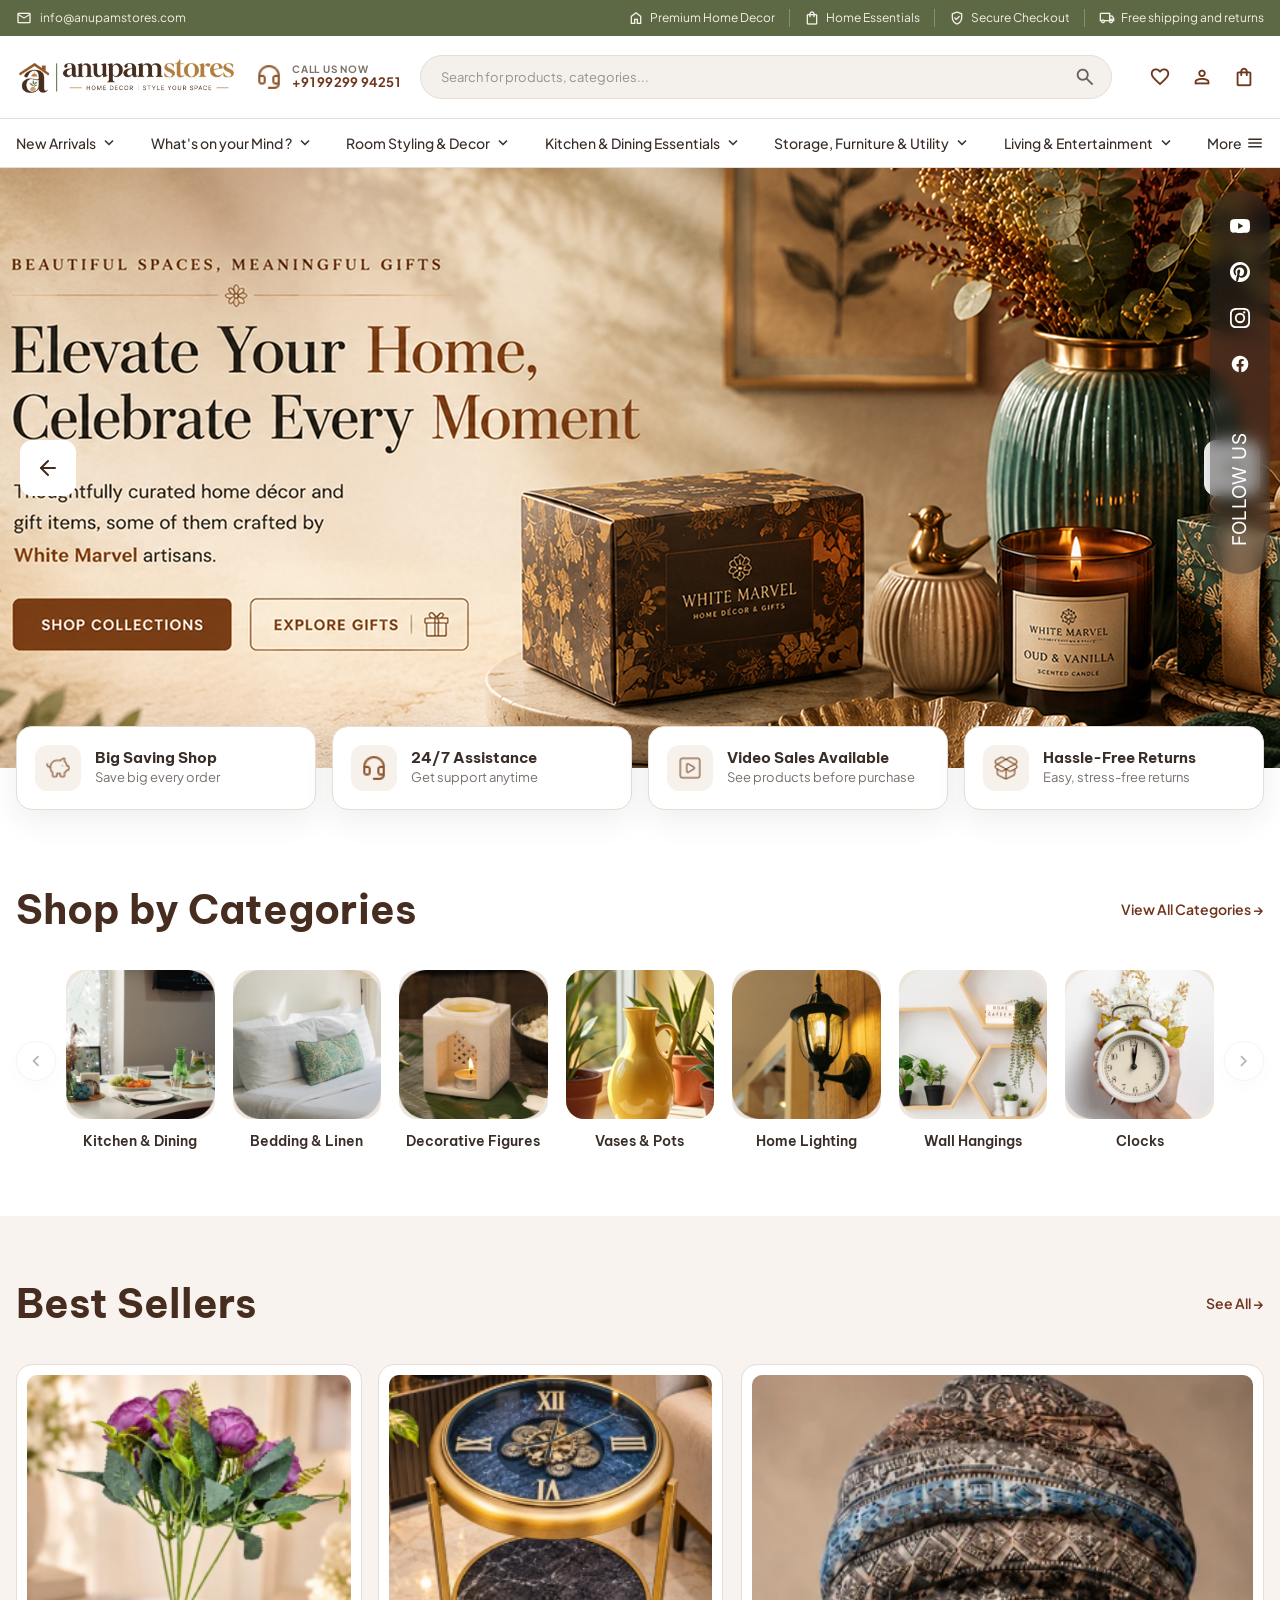
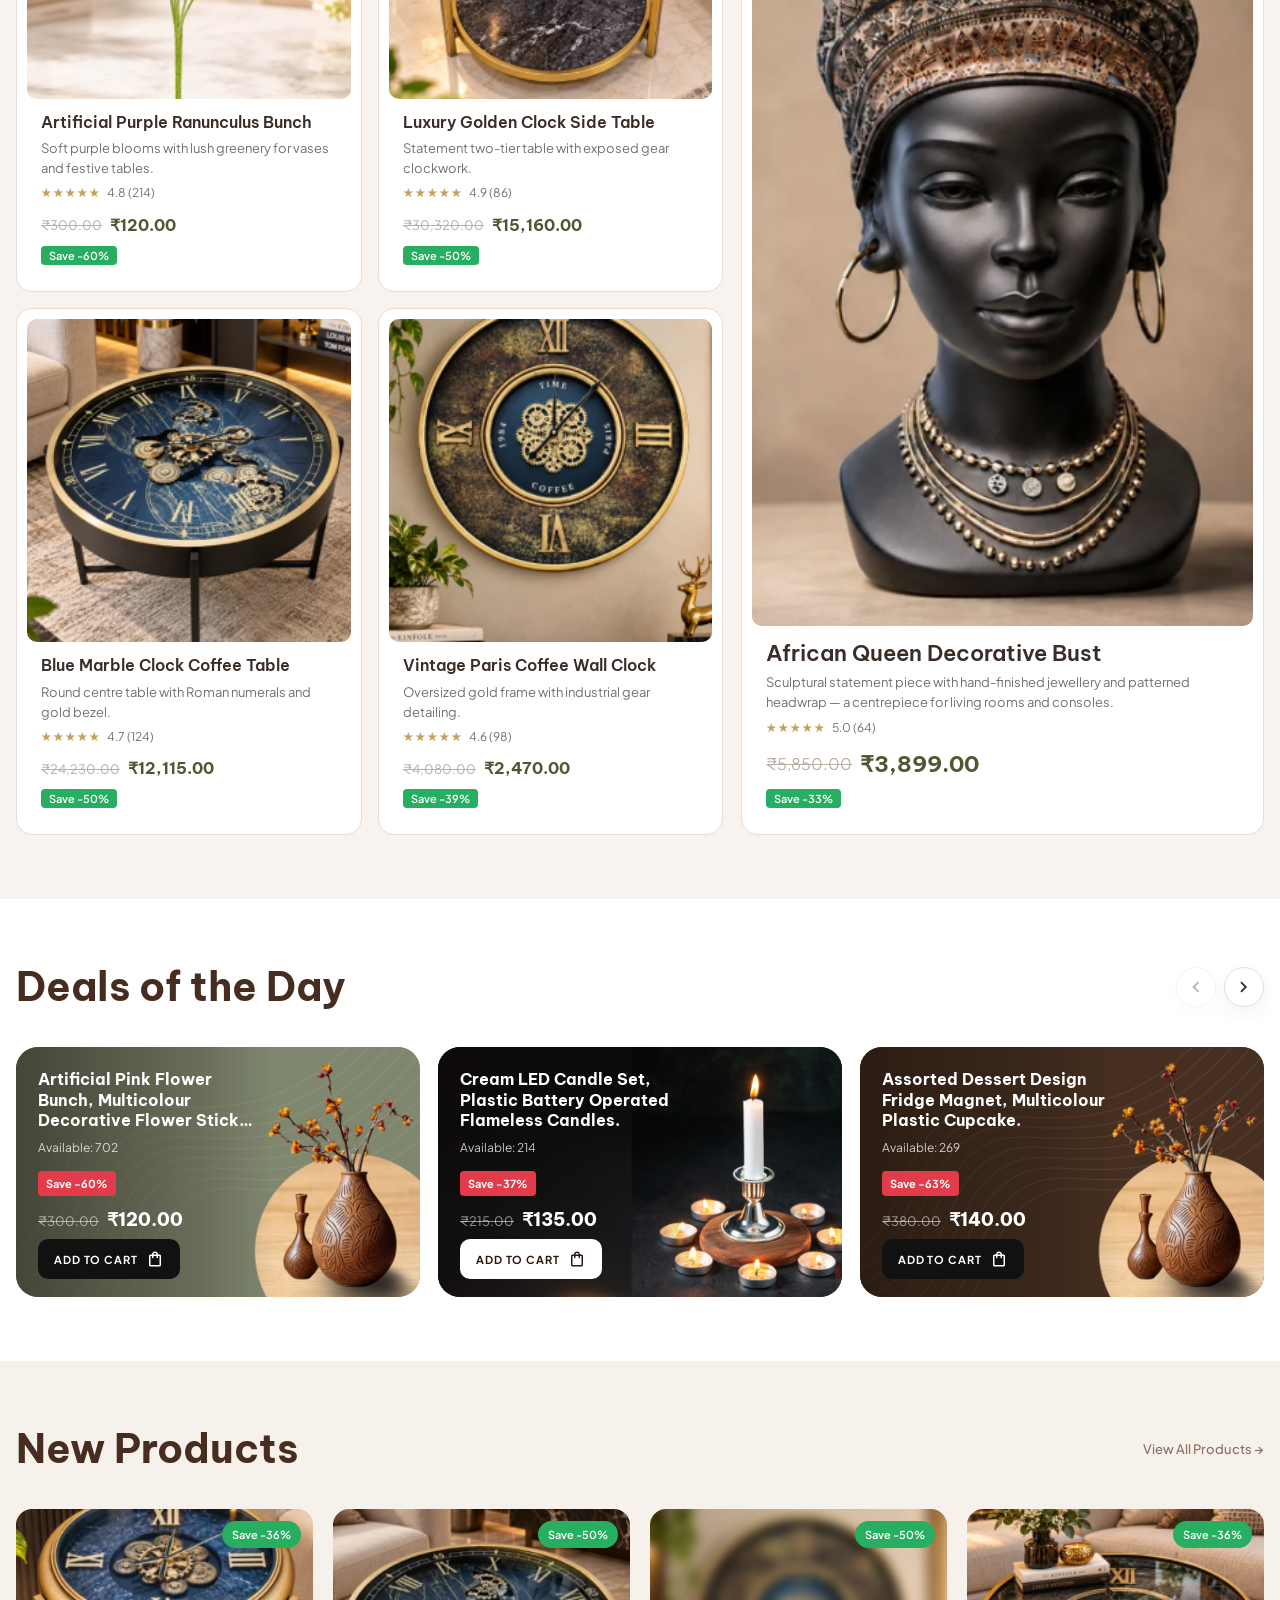
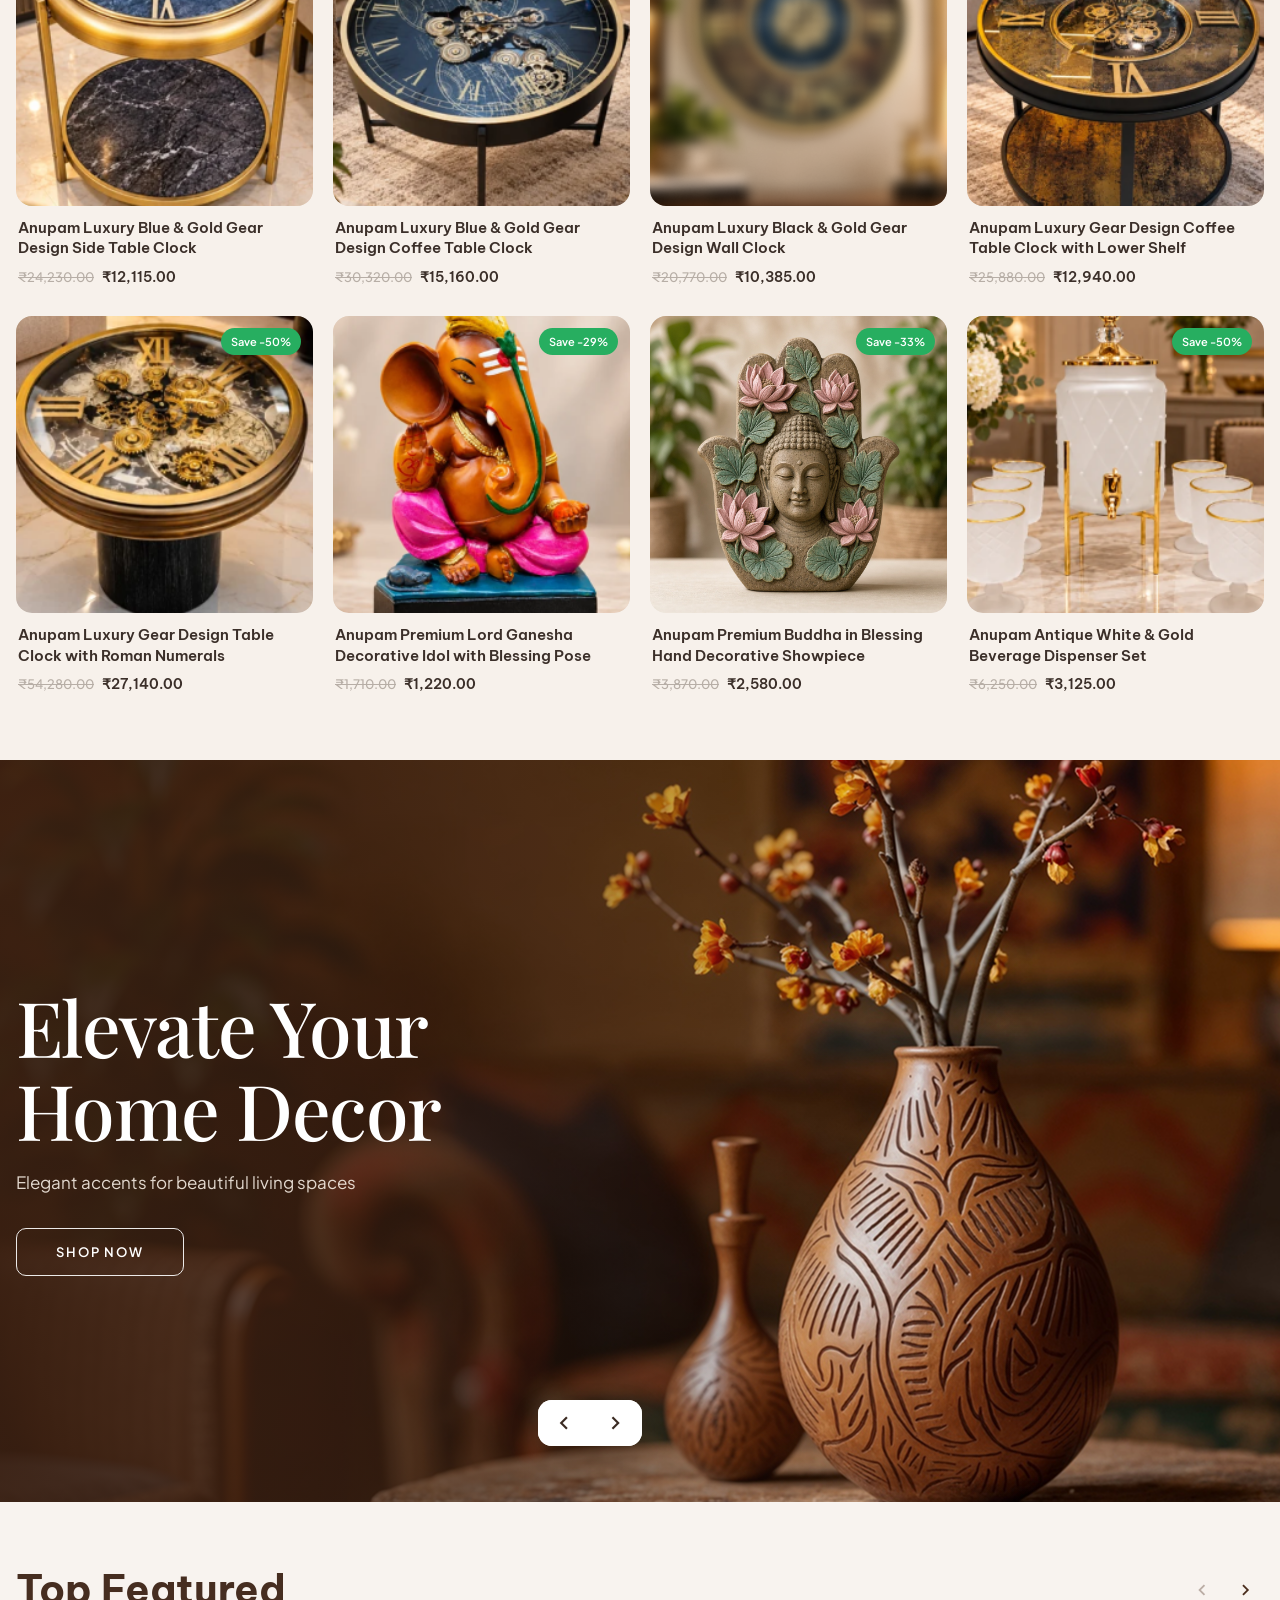
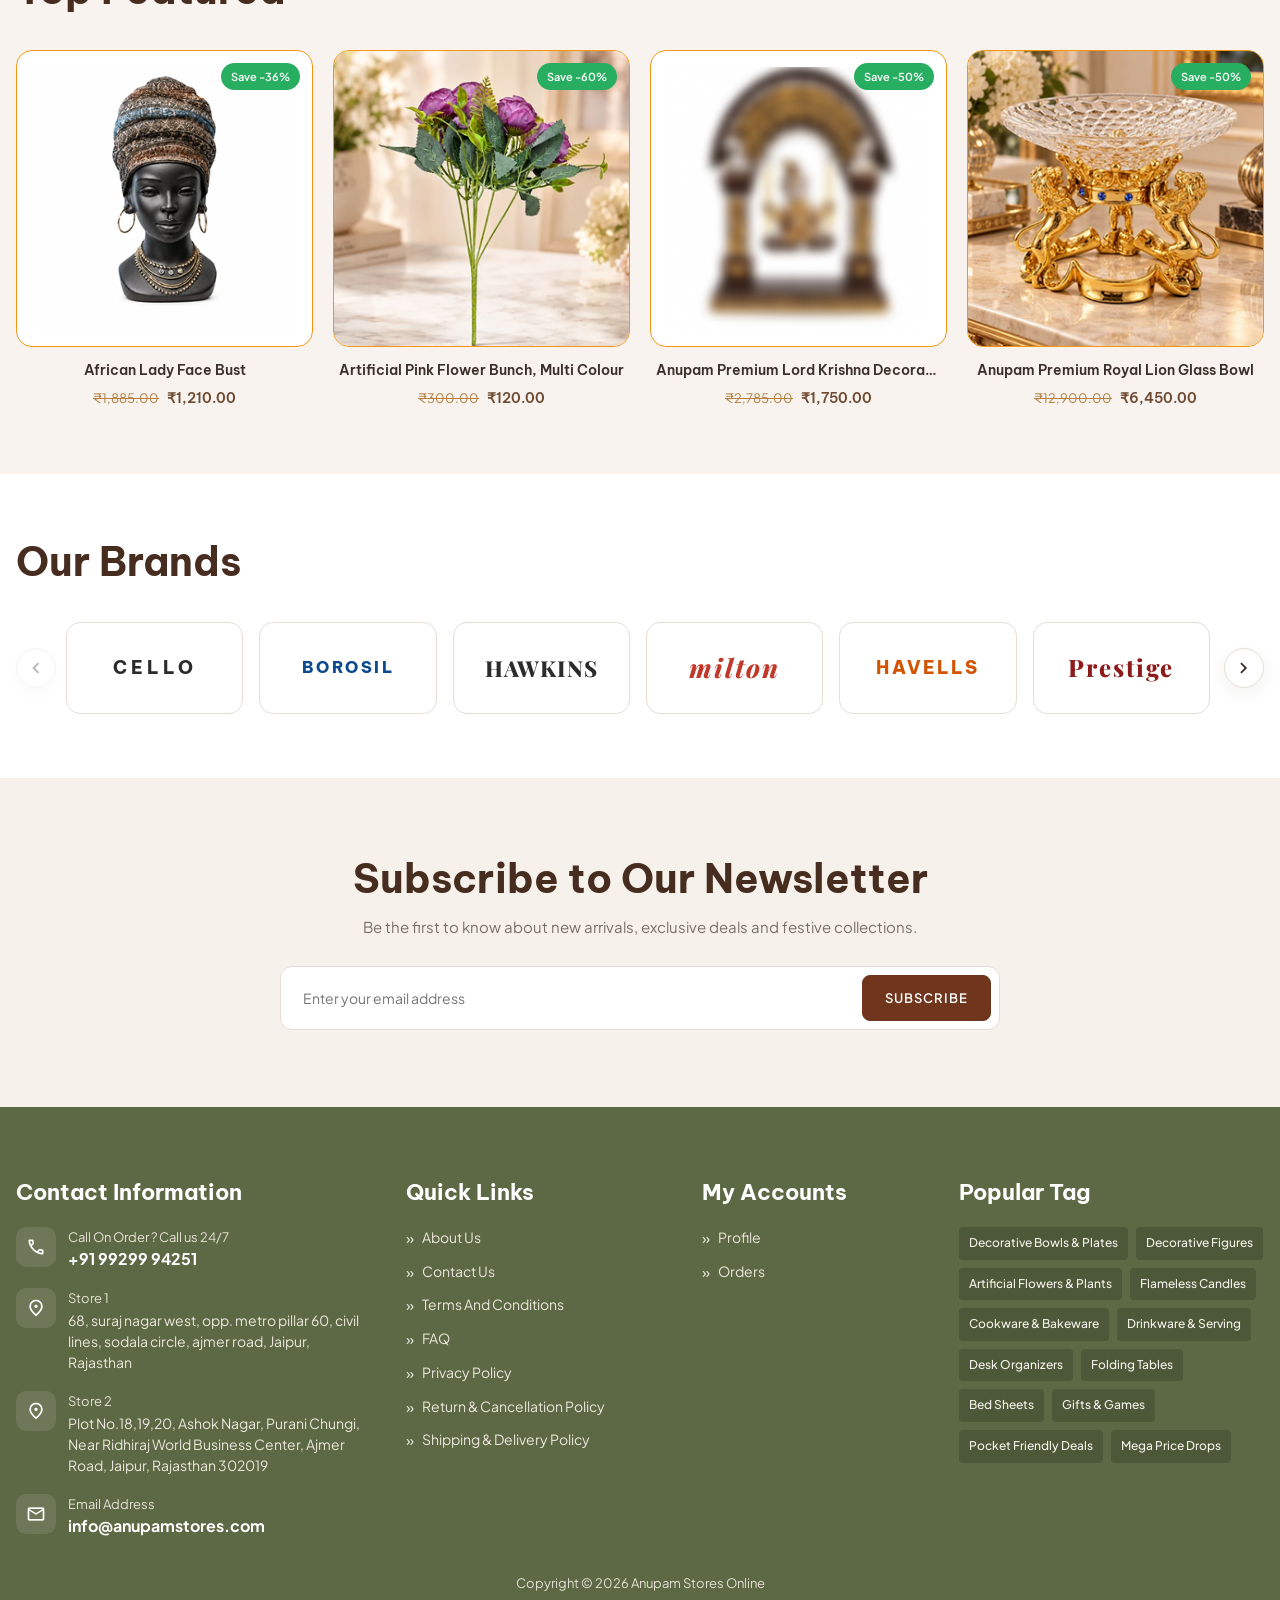
<file: new_html/index.html>
<!DOCTYPE html>
<html lang="en">
<head>
    <meta charset="UTF-8">
    <meta name="viewport" content="width=device-width, initial-scale=1.0">
    <title>Anupam Stores | Home Decor · Style Your Space</title>
    <meta name="description" content="Thoughtfully curated home décor and gift items from Anupam Stores, Jaipur's household supermart since 1990.">
    <link rel="icon" href="assets/images/favicon.png" type="image/png">
    <link rel="preconnect" href="https://fonts.googleapis.com">
    <link rel="preconnect" href="https://fonts.gstatic.com" crossorigin>
    <link href="https://fonts.googleapis.com/css2?family=Be+Vietnam+Pro:wght@400;500;600;700;800&family=Inter:wght@400;500;600;700&family=Playfair+Display:wght@400;500;600;700&family=Plus+Jakarta+Sans:wght@400;500;600;700;800&display=swap" rel="stylesheet">
    <link href="https://fonts.googleapis.com/css2?family=Material+Symbols+Outlined:opsz,wght,FILL,GRAD@24,400,0,0" rel="stylesheet">
    <link rel="stylesheet" href="css/style.css">
</head>
<body>
    <div data-component="header"></div>
    <div data-component="mobile-drawer"></div>

    <main>
        <section class="hero" aria-label="Featured collections">
            <div class="hero-slider" data-slider>
                <div class="slider-track hero-track" data-slider-track>
                    <article class="hero-slide is-photo" data-slider-item>
                        <img class="hero-photo" src="assets/images/HERO-BANNER.png" alt="White Marvel home décor and gifts styled on a marble table with candles, boxed gifts and a teal ribbed vase">
                        <div class="hero-copy">
                            <p class="hero-kicker">Beautiful spaces, meaningful gifts</p>
                            <h1 class="hero-title">Elevate Your Home,<br>Celebrate Every <em>Moment</em></h1>
                            <p class="hero-text">Thoughtfully curated home décor and gift items, some of them crafted by White Marvel artisans.</p>
                            <div class="hero-actions">
                                <a class="btn btn-solid" href="#categories">Shop Collections</a>
                                <a class="btn btn-outline" href="#gifting">Explore Gifts <span class="material-symbols-outlined" aria-hidden="true">redeem</span></a>
                            </div>
                        </div>
                    </article>
                    <article class="hero-slide is-interior" data-slider-item>
                        <img class="hero-photo" src="assets/images/2151928981%201.png" alt="Hand-carved terracotta vases with flowering branches in a warm living room">
                        <div class="hero-copy on-dark">
                            <p class="hero-kicker">Elegant living, everyday beauty</p>
                            <h2 class="hero-title">Warm Interiors,<br>Timeless <em>Craft</em></h2>
                            <p class="hero-text">Discover vases, lighting and décor pieces that turn every corner of your home into a celebration.</p>
                            <div class="hero-actions">
                                <a class="btn btn-solid" href="#categories">Shop Collections</a>
                                <a class="btn btn-outline" href="#new-products">Explore Gifts</a>
                            </div>
                        </div>
                    </article>
                </div>
                <button class="slider-btn hero-btn prev" type="button" data-slider-prev aria-label="Previous slide">
                    <svg width="24" height="24" viewBox="0 0 24 24" fill="none" xmlns="http://www.w3.org/2000/svg" aria-hidden="true">
                        <path d="M12 19L5 12L12 5" stroke="#432C1D" stroke-width="2" stroke-linecap="round" stroke-linejoin="round"/>
                        <path d="M19 12H5" stroke="#432C1D" stroke-width="2" stroke-linecap="round" stroke-linejoin="round"/>
                    </svg>
                </button>
                <button class="slider-btn hero-btn next" type="button" data-slider-next aria-label="Next slide">
                    <svg width="24" height="24" viewBox="0 0 24 24" fill="none" xmlns="http://www.w3.org/2000/svg" aria-hidden="true">
                        <path d="M12 19L5 12L12 5" stroke="#432C1D" stroke-width="2" stroke-linecap="round" stroke-linejoin="round"/>
                        <path d="M19 12H5" stroke="#432C1D" stroke-width="2" stroke-linecap="round" stroke-linejoin="round"/>
                    </svg>
                </button>
            </div>
        </section>

        <section class="features" aria-label="Store benefits">
            <div class="container">
                <div class="features-grid">
                    <article class="feature-card">
                        <span class="feature-icon"><img src="assets/images/piggy-bank.png" alt="" width="28" height="28"></span>
                        <div>
                            <h3>Big Saving Shop</h3>
                            <p>Save big every order</p>
                        </div>
                    </article>
                    <article class="feature-card">
                        <span class="feature-icon"><img src="assets/images/headset.png" alt="" width="28" height="28"></span>
                        <div>
                            <h3>24/7 Assistance</h3>
                            <p>Get support anytime</p>
                        </div>
                    </article>
                    <article class="feature-card">
                        <span class="feature-icon"><img src="assets/images/square-play.png" alt="" width="28" height="28"></span>
                        <div>
                            <h3>Video Sales Available</h3>
                            <p>See products before purchase</p>
                        </div>
                    </article>
                    <article class="feature-card">
                        <span class="feature-icon"><img src="assets/images/package-open.png" alt="" width="28" height="28"></span>
                        <div>
                            <h3>Hassle-Free Returns</h3>
                            <p>Easy, stress-free returns</p>
                        </div>
                    </article>
                </div>
            </div>
        </section>

        <section class="section categories" id="categories">
            <div class="container">
                <div class="section-head">
                    <h2 class="section-title">Shop by Categories</h2>
                    <a class="section-link" href="#categories">View All Categories <span aria-hidden="true">→</span></a>
                </div>
                <div class="slider-wrapper category-slider" data-slider>
                    <button class="slider-btn prev" type="button" data-slider-prev aria-label="Previous categories">
                        <span class="material-symbols-outlined" aria-hidden="true">chevron_left</span>
                    </button>
                    <div class="slider-track category-track" data-slider-track>
                        <a class="category-item" href="#categories" data-slider-item>
                            <span class="category-thumb"><img src="assets/images/cat-1.png" alt="" width="180" height="180" loading="lazy"></span>
                            <span class="category-name">Kitchen &amp; Dining</span>
                        </a>
                        <a class="category-item" href="#categories" data-slider-item>
                            <span class="category-thumb"><img src="assets/images/cat-2.png" alt="" width="180" height="180" loading="lazy"></span>
                            <span class="category-name">Bedding &amp; Linen</span>
                        </a>
                        <a class="category-item" href="#categories" data-slider-item>
                            <span class="category-thumb"><img src="assets/images/cat-3.png" alt="" width="180" height="180" loading="lazy"></span>
                            <span class="category-name">Decorative Figures</span>
                        </a>
                        <a class="category-item" href="#categories" data-slider-item>
                            <span class="category-thumb"><img src="assets/images/cat-7.png" alt="" width="180" height="180" loading="lazy"></span>
                            <span class="category-name">Vases &amp; Pots</span>
                        </a>
                        <a class="category-item" href="#categories" data-slider-item>
                            <span class="category-thumb"><img src="assets/images/cat-4.png" alt="" width="180" height="180" loading="lazy"></span>
                            <span class="category-name">Home Lighting</span>
                        </a>
                        <a class="category-item" href="#categories" data-slider-item>
                            <span class="category-thumb"><img src="assets/images/cat-5.png" alt="" width="180" height="180" loading="lazy"></span>
                            <span class="category-name">Wall Hangings</span>
                        </a>
                        <a class="category-item" href="#categories" data-slider-item>
                            <span class="category-thumb"><img src="assets/images/cat-6.png" alt="" width="180" height="180" loading="lazy"></span>
                            <span class="category-name">Clocks</span>
                        </a>
                    </div>
                    <button class="slider-btn next" type="button" data-slider-next aria-label="Next categories">
                        <span class="material-symbols-outlined" aria-hidden="true">chevron_right</span>
                    </button>
                </div>
            </div>
        </section>

        <section class="section bestsellers" id="bestsellers">
            <div class="container">
                <div class="section-head">
                    <h2 class="section-title">Best Sellers</h2>
                    <a class="section-link" href="#bestsellers">See All <span aria-hidden="true">→</span></a>
                </div>
                <div class="bestseller-layout">
                    <div class="bestseller-grid">
                        <article class="product-card" data-product data-name="Artificial Purple Ranunculus Bunch" data-price="120" data-image="assets/images/best-seller-1.png">
                            <div class="product-image">
                                <img src="assets/images/best-seller-1.png" alt="Artificial purple ranunculus flower bunch" width="400" height="400" loading="lazy">
                                <div class="product-actions">
                                    <button type="button" class="action-btn" data-wishlist aria-label="Add to wishlist"><span class="material-symbols-outlined" aria-hidden="true">favorite</span></button>
                                    <button type="button" class="action-btn" data-quickview aria-label="Quick view"><span class="material-symbols-outlined" aria-hidden="true">visibility</span></button>
                                    <button type="button" class="action-btn" data-add-cart aria-label="Add to cart"><span class="material-symbols-outlined" aria-hidden="true">shopping_bag</span></button>
                                </div>
                            </div>
                            <div class="product-body">
                                <h3 class="product-title">Artificial Purple Ranunculus Bunch</h3>
                                <p class="product-desc">Soft purple blooms with lush greenery for vases and festive tables.</p>
                                <div class="product-rating" aria-label="Rated 4.8 out of 5">
                                    <span class="stars" aria-hidden="true">★★★★★</span>
                                    <span>4.8 (214)</span>
                                </div>
                                <div class="product-price">
                                    <span class="price-was">₹300.00</span>
                                    <span class="price-sale">₹120.00</span>
                                </div>
                                <span class="badge-sale">Save -60%</span>
                                <button type="button" class="btn btn-cart-mobile" data-add-cart>Add to Cart</button>
                            </div>
                        </article>

                        <article class="product-card" data-product data-name="Luxury Golden Clock Side Table" data-price="15160" data-image="assets/images/best-seller-2.png">
                            <div class="product-image">
                                <img src="assets/images/best-seller-2.png" alt="Gold two-tier clock side table with blue marble face" width="400" height="400" loading="lazy">
                                <div class="product-actions">
                                    <button type="button" class="action-btn" data-wishlist aria-label="Add to wishlist"><span class="material-symbols-outlined" aria-hidden="true">favorite</span></button>
                                    <button type="button" class="action-btn" data-quickview aria-label="Quick view"><span class="material-symbols-outlined" aria-hidden="true">visibility</span></button>
                                    <button type="button" class="action-btn" data-add-cart aria-label="Add to cart"><span class="material-symbols-outlined" aria-hidden="true">shopping_bag</span></button>
                                </div>
                            </div>
                            <div class="product-body">
                                <h3 class="product-title">Luxury Golden Clock Side Table</h3>
                                <p class="product-desc">Statement two-tier table with exposed gear clockwork.</p>
                                <div class="product-rating" aria-label="Rated 4.9 out of 5">
                                    <span class="stars" aria-hidden="true">★★★★★</span>
                                    <span>4.9 (86)</span>
                                </div>
                                <div class="product-price">
                                    <span class="price-was">₹30,320.00</span>
                                    <span class="price-sale">₹15,160.00</span>
                                </div>
                                <span class="badge-sale">Save -50%</span>
                                <button type="button" class="btn btn-cart-mobile" data-add-cart>Add to Cart</button>
                            </div>
                        </article>

                        <article class="product-card" data-product data-name="Blue Marble Clock Coffee Table" data-price="12115" data-image="assets/images/best-seller-3.png">
                            <div class="product-image">
                                <img src="assets/images/best-seller-3.png" alt="Round blue marble clock coffee table with gold rim" width="400" height="400" loading="lazy">
                                <div class="product-actions">
                                    <button type="button" class="action-btn" data-wishlist aria-label="Add to wishlist"><span class="material-symbols-outlined" aria-hidden="true">favorite</span></button>
                                    <button type="button" class="action-btn" data-quickview aria-label="Quick view"><span class="material-symbols-outlined" aria-hidden="true">visibility</span></button>
                                    <button type="button" class="action-btn" data-add-cart aria-label="Add to cart"><span class="material-symbols-outlined" aria-hidden="true">shopping_bag</span></button>
                                </div>
                            </div>
                            <div class="product-body">
                                <h3 class="product-title">Blue Marble Clock Coffee Table</h3>
                                <p class="product-desc">Round centre table with Roman numerals and gold bezel.</p>
                                <div class="product-rating" aria-label="Rated 4.7 out of 5">
                                    <span class="stars" aria-hidden="true">★★★★★</span>
                                    <span>4.7 (124)</span>
                                </div>
                                <div class="product-price">
                                    <span class="price-was">₹24,230.00</span>
                                    <span class="price-sale">₹12,115.00</span>
                                </div>
                                <span class="badge-sale">Save -50%</span>
                                <button type="button" class="btn btn-cart-mobile" data-add-cart>Add to Cart</button>
                            </div>
                        </article>

                        <article class="product-card" data-product data-name="Vintage Paris Coffee Wall Clock" data-price="2470" data-image="assets/images/best-seller-4.png">
                            <div class="product-image">
                                <img src="assets/images/best-seller-4.png" alt="Large vintage gold wall clock with Paris coffee motif" width="400" height="400" loading="lazy">
                                <div class="product-actions">
                                    <button type="button" class="action-btn" data-wishlist aria-label="Add to wishlist"><span class="material-symbols-outlined" aria-hidden="true">favorite</span></button>
                                    <button type="button" class="action-btn" data-quickview aria-label="Quick view"><span class="material-symbols-outlined" aria-hidden="true">visibility</span></button>
                                    <button type="button" class="action-btn" data-add-cart aria-label="Add to cart"><span class="material-symbols-outlined" aria-hidden="true">shopping_bag</span></button>
                                </div>
                            </div>
                            <div class="product-body">
                                <h3 class="product-title">Vintage Paris Coffee Wall Clock</h3>
                                <p class="product-desc">Oversized gold frame with industrial gear detailing.</p>
                                <div class="product-rating" aria-label="Rated 4.6 out of 5">
                                    <span class="stars" aria-hidden="true">★★★★★</span>
                                    <span>4.6 (98)</span>
                                </div>
                                <div class="product-price">
                                    <span class="price-was">₹4,080.00</span>
                                    <span class="price-sale">₹2,470.00</span>
                                </div>
                                <span class="badge-sale">Save -39%</span>
                                <button type="button" class="btn btn-cart-mobile" data-add-cart>Add to Cart</button>
                            </div>
                        </article>
                    </div>

                    <article class="product-card product-card--featured" data-product data-name="African Queen Decorative Bust" data-price="3899" data-image="assets/images/best-seller-5.png">
                        <div class="product-image">
                            <img src="assets/images/best-seller-5.png" alt="Decorative bust with patterned headwrap, gold hoops and layered necklaces" width="640" height="720" loading="lazy">
                            <div class="product-actions">
                                <button type="button" class="action-btn" data-wishlist aria-label="Add to wishlist"><span class="material-symbols-outlined" aria-hidden="true">favorite</span></button>
                                <button type="button" class="action-btn" data-quickview aria-label="Quick view"><span class="material-symbols-outlined" aria-hidden="true">visibility</span></button>
                                <button type="button" class="action-btn" data-add-cart aria-label="Add to cart"><span class="material-symbols-outlined" aria-hidden="true">shopping_bag</span></button>
                            </div>
                        </div>
                        <div class="product-body">
                            <h3 class="product-title">African Queen Decorative Bust</h3>
                            <p class="product-desc">Sculptural statement piece with hand-finished jewellery and patterned headwrap — a centrepiece for living rooms and consoles.</p>
                            <div class="product-rating" aria-label="Rated 5 out of 5">
                                <span class="stars" aria-hidden="true">★★★★★</span>
                                <span>5.0 (64)</span>
                            </div>
                            <div class="product-price">
                                    <span class="price-was">₹5,850.00</span>
                                    <span class="price-sale">₹3,899.00</span>
                                </div>
                                <span class="badge-sale">Save -33%</span>
                            <button type="button" class="btn btn-cart-mobile" data-add-cart>Add to Cart</button>
                        </div>
                    </article>
                </div>
            </div>
        </section>

        <section class="section deals" id="deals">
            <div class="container">
                <div class="section-head">
                    <h2 class="section-title">Deals of the Day</h2>
                    <div class="section-controls">
                        <button class="slider-btn prev" type="button" data-deals-prev aria-label="Previous deals">
                            <span class="material-symbols-outlined" aria-hidden="true">chevron_left</span>
                        </button>
                        <button class="slider-btn next" type="button" data-deals-next aria-label="Next deals">
                            <span class="material-symbols-outlined" aria-hidden="true">chevron_right</span>
                        </button>
                    </div>
                </div>
                <div class="slider-wrapper deals-slider" data-slider>
                    <div class="slider-track deals-track" data-slider-track>
                        <article class="deal-card deal-theme-sage" data-slider-item data-product data-name="Artificial Pink Flower Bunch, Multicolour Decorative Flower Stick for Vase Arrangement" data-price="120" data-image="assets/images/deal-1.png">
                            <div class="deal-copy">
                                <h3 class="deal-title">Artificial Pink Flower Bunch, Multicolour Decorative Flower Stick for Vase Arrangement.</h3>
                                <p class="deal-stock">Available: 702</p>
                                <span class="deal-badge">Save -60%</span>
                                <div class="deal-price">
                                    <span class="price-was">₹300.00</span>
                                    <span class="price-sale">₹120.00</span>
                                </div>
                                <button type="button" class="deal-cart" data-add-cart>Add To Cart <span class="material-symbols-outlined" aria-hidden="true">shopping_bag</span></button>
                            </div>
                            <div class="deal-visual">
                                <img src="assets/images/deal-1.png" alt="Terracotta vase with flowering branches" width="360" height="360" loading="lazy">
                            </div>
                        </article>

                        <article class="deal-card deal-theme-night" data-slider-item data-product data-name="Cream LED Candle Set, Plastic Battery Operated Flameless Candles" data-price="135" data-image="assets/images/deal-1.png">
                            <div class="deal-copy">
                                <h3 class="deal-title">Cream LED Candle Set, Plastic Battery Operated Flameless Candles.</h3>
                                <p class="deal-stock">Available: 214</p>
                                <span class="deal-badge">Save -37%</span>
                                <div class="deal-price">
                                    <span class="price-was">₹215.00</span>
                                    <span class="price-sale">₹135.00</span>
                                </div>
                                <button type="button" class="deal-cart" data-add-cart>Add To Cart <span class="material-symbols-outlined" aria-hidden="true">shopping_bag</span></button>
                            </div>
                            <div class="deal-visual">
                                <img src="assets/images/deal-2.png" alt="Cream LED candle set with tealights" width="360" height="360" loading="lazy">
                            </div>
                        </article>

                        <article class="deal-card deal-theme-cocoa" data-slider-item data-product data-name="Assorted Dessert Design Fridge Magnet, Multicolour Plastic Cupcake" data-price="140" data-image="assets/images/deal-2.png">
                            <div class="deal-copy">
                                <h3 class="deal-title">Assorted Dessert Design Fridge Magnet, Multicolour Plastic Cupcake.</h3>
                                <p class="deal-stock">Available: 269</p>
                                <span class="deal-badge">Save -63%</span>
                                <div class="deal-price">
                                    <span class="price-was">₹380.00</span>
                                    <span class="price-sale">₹140.00</span>
                                </div>
                                <button type="button" class="deal-cart" data-add-cart>Add To Cart <span class="material-symbols-outlined" aria-hidden="true">shopping_bag</span></button>
                            </div>
                            <div class="deal-visual">
                                <img src="assets/images/deal-3.png" alt="Decorative terracotta vase" width="360" height="360" loading="lazy">
                            </div>
                        </article>

                        <article class="deal-card deal-theme-olive" data-slider-item data-product data-name="Sitting Ganesha Idol" data-price="1220" data-image="assets/images/prod-6.png">
                            <div class="deal-copy">
                                <h3 class="deal-title">Sitting Ganesha Idol, Colourful Resin Showpiece for Home Décor.</h3>
                                <p class="deal-stock">Available: 148</p>
                                <span class="deal-badge">Save -29%</span>
                                <div class="deal-price">
                                    <span class="price-was">₹1,710.00</span>
                                    <span class="price-sale">₹1,220.00</span>
                                </div>
                                <button type="button" class="deal-cart" data-add-cart>Add To Cart <span class="material-symbols-outlined" aria-hidden="true">shopping_bag</span></button>
                            </div>
                            <div class="deal-visual">
                                <img src="assets/images/prod-6.png" alt="Sitting Ganesha idol" width="360" height="360" loading="lazy">
                            </div>
                        </article>

                        <article class="deal-card deal-theme-night" data-slider-item data-product data-name="Frosted Glass Drink Dispenser Set" data-price="1910" data-image="assets/images/prod-7.png">
                            <div class="deal-copy">
                                <h3 class="deal-title">Frosted Glass Drink Dispenser Set with Gold Stand and Glasses.</h3>
                                <p class="deal-stock">Available: 86</p>
                                <span class="deal-badge">Save -50%</span>
                                <div class="deal-price">
                                    <span class="price-was">₹3,820.00</span>
                                    <span class="price-sale">₹1,910.00</span>
                                </div>
                                <button type="button" class="deal-cart" data-add-cart>Add To Cart <span class="material-symbols-outlined" aria-hidden="true">shopping_bag</span></button>
                            </div>
                            <div class="deal-visual">
                                <img src="assets/images/prod-7.png" alt="Frosted glass drink dispenser set" width="360" height="360" loading="lazy">
                            </div>
                        </article>
                    </div>
                </div>
            </div>
        </section>

        <section class="section new-products" id="new-products">
            <div class="container">
                <div class="section-head">
                    <h2 class="section-title">New Products</h2>
                    <a class="section-link" href="collections/new-arrivals.html">View All Products <span aria-hidden="true">→</span></a>
                </div>
                <div class="product-grid">
                    <article class="product-card" data-product data-name="Anupam Luxury Blue & Gold Gear Design Side Table Clock" data-price="12115" data-image="assets/images/prod-1.png">
                        <div class="product-image">
                            <div class="product-media">
                                <img src="assets/images/prod-1.png" alt="Anupam luxury blue and gold gear design side table clock" width="400" height="400" loading="lazy">
                            </div>
                            <span class="badge-sale">Save -36%</span>
                            <button type="button" class="product-hover-cta" data-add-cart>
                                Add to Cart <span aria-hidden="true">→</span>
                            </button>
                        </div>
                        <div class="product-body">
                            <h3 class="product-title">Anupam Luxury Blue & Gold Gear Design Side Table Clock</h3>
                            <div class="product-price">
                                <span class="price-was">₹24,230.00</span>
                                <span class="price-sale">₹12,115.00</span>
                            </div>
                            <button type="button" class="btn btn-cart-mobile" data-add-cart>Add to Cart</button>
                        </div>
                    </article>

                    <article class="product-card" data-product data-name="Anupam Luxury Blue & Gold Gear Design Coffee Table Clock" data-price="15160" data-image="assets/images/prod-2.png">
                        <div class="product-image">
                            <div class="product-media">
                                <img src="assets/images/prod-2.png" alt="Anupam luxury blue and gold gear design coffee table clock" width="400" height="400" loading="lazy">
                            </div>
                            <span class="badge-sale">Save -50%</span>
                            <button type="button" class="product-hover-cta" data-add-cart>
                                Add to Cart <span aria-hidden="true">→</span>
                            </button>
                        </div>
                        <div class="product-body">
                            <h3 class="product-title">Anupam Luxury Blue & Gold Gear Design Coffee Table Clock</h3>
                            <div class="product-price">
                                <span class="price-was">₹30,320.00</span>
                                <span class="price-sale">₹15,160.00</span>
                            </div>
                            <button type="button" class="btn btn-cart-mobile" data-add-cart>Add to Cart</button>
                        </div>
                    </article>

                    <article class="product-card" data-product data-name="Anupam Luxury Black & Gold Gear Design Wall Clock" data-price="10385" data-image="assets/images/prod-3.png">
                        <div class="product-image">
                            <div class="product-media">
                                <img src="assets/images/prod-3.png" alt="Anupam luxury black and gold gear design wall clock" width="400" height="400" loading="lazy">
                            </div>
                            <span class="badge-sale">Save -50%</span>
                            <button type="button" class="product-hover-cta" data-add-cart>
                                Add to Cart <span aria-hidden="true">→</span>
                            </button>
                        </div>
                        <div class="product-body">
                            <h3 class="product-title">Anupam Luxury Black & Gold Gear Design Wall Clock</h3>
                            <div class="product-price">
                                <span class="price-was">₹20,770.00</span>
                                <span class="price-sale">₹10,385.00</span>
                            </div>
                            <button type="button" class="btn btn-cart-mobile" data-add-cart>Add to Cart</button>
                        </div>
                    </article>

                    <article class="product-card" data-product data-name="Anupam Luxury Gear Design Coffee Table Clock with Lower Shelf" data-price="12940" data-image="assets/images/prod-4.png">
                        <div class="product-image">
                            <div class="product-media">
                                <img src="assets/images/prod-4.png" alt="Anupam luxury gear design coffee table clock with lower shelf" width="400" height="400" loading="lazy">
                            </div>
                            <span class="badge-sale">Save -36%</span>
                            <button type="button" class="product-hover-cta" data-add-cart>
                                Add to Cart <span aria-hidden="true">→</span>
                            </button>
                        </div>
                        <div class="product-body">
                            <h3 class="product-title">Anupam Luxury Gear Design Coffee Table Clock with Lower Shelf</h3>
                            <div class="product-price">
                                <span class="price-was">₹25,880.00</span>
                                <span class="price-sale">₹12,940.00</span>
                            </div>
                            <button type="button" class="btn btn-cart-mobile" data-add-cart>Add to Cart</button>
                        </div>
                    </article>

                    <article class="product-card" data-product data-name="Anupam Luxury Gear Design Table Clock with Roman Numerals" data-price="27140" data-image="assets/images/prod-5.png">
                        <div class="product-image">
                            <div class="product-media">
                                <img src="assets/images/prod-5.png" alt="Anupam luxury gear design table clock with Roman numerals" width="400" height="400" loading="lazy">
                            </div>
                            <span class="badge-sale">Save -50%</span>
                            <button type="button" class="product-hover-cta" data-add-cart>
                                Add to Cart <span aria-hidden="true">→</span>
                            </button>
                        </div>
                        <div class="product-body">
                            <h3 class="product-title">Anupam Luxury Gear Design Table Clock with Roman Numerals</h3>
                            <div class="product-price">
                                <span class="price-was">₹54,280.00</span>
                                <span class="price-sale">₹27,140.00</span>
                            </div>
                            <button type="button" class="btn btn-cart-mobile" data-add-cart>Add to Cart</button>
                        </div>
                    </article>

                    <article class="product-card" data-product data-name="Anupam Premium Lord Ganesha Decorative Idol with Blessing Pose" data-price="1220" data-image="assets/images/prod-6.png">
                        <div class="product-image">
                            <div class="product-media">
                                <img src="assets/images/prod-6.png" alt="Anupam premium Lord Ganesha decorative idol with blessing pose" width="400" height="400" loading="lazy">
                            </div>
                            <span class="badge-sale">Save -29%</span>
                            <button type="button" class="product-hover-cta" data-add-cart>
                                Add to Cart <span aria-hidden="true">→</span>
                            </button>
                        </div>
                        <div class="product-body">
                            <h3 class="product-title">Anupam Premium Lord Ganesha Decorative Idol with Blessing Pose</h3>
                            <div class="product-price">
                                <span class="price-was">₹1,710.00</span>
                                <span class="price-sale">₹1,220.00</span>
                            </div>
                            <button type="button" class="btn btn-cart-mobile" data-add-cart>Add to Cart</button>
                        </div>
                    </article>

                    <article class="product-card" data-product data-name="Anupam Premium Buddha in Blessing Hand Decorative Showpiece" data-price="2580" data-image="assets/images/prod-8-buddha-hand.png">
                        <div class="product-image">
                            <div class="product-media">
                                <img src="assets/images/prod-8-buddha-hand.png" alt="Anupam premium Buddha in blessing hand decorative showpiece" width="400" height="400" loading="lazy">
                            </div>
                            <span class="badge-sale">Save -33%</span>
                            <button type="button" class="product-hover-cta" data-add-cart>
                                Add to Cart <span aria-hidden="true">→</span>
                            </button>
                        </div>
                        <div class="product-body">
                            <h3 class="product-title">Anupam Premium Buddha in Blessing Hand Decorative Showpiece</h3>
                            <div class="product-price">
                                <span class="price-was">₹3,870.00</span>
                                <span class="price-sale">₹2,580.00</span>
                            </div>
                            <button type="button" class="btn btn-cart-mobile" data-add-cart>Add to Cart</button>
                        </div>
                    </article>

                    <article class="product-card" data-product data-name="Anupam Antique White & Gold Beverage Dispenser Set" data-price="3125" data-image="assets/images/prod-7.png">
                        <div class="product-image">
                            <div class="product-media">
                                <img src="assets/images/prod-7.png" alt="Anupam antique white and gold beverage dispenser set" width="400" height="400" loading="lazy">
                            </div>
                            <span class="badge-sale">Save -50%</span>
                            <button type="button" class="product-hover-cta" data-add-cart>
                                Add to Cart <span aria-hidden="true">→</span>
                            </button>
                        </div>
                        <div class="product-body">
                            <h3 class="product-title">Anupam Antique White & Gold Beverage Dispenser Set</h3>
                            <div class="product-price">
                                <span class="price-was">₹6,250.00</span>
                                <span class="price-sale">₹3,125.00</span>
                            </div>
                            <button type="button" class="btn btn-cart-mobile" data-add-cart>Add to Cart</button>
                        </div>
                    </article>
                </div>
            </div>
        </section>

        <div data-component="promo-banner"></div>

        <section class="section featured" id="featured">
            <div class="container">
                <div class="section-head">
                    <h2 class="section-title">Top Featured</h2>
                    <div class="section-controls">
                        <button class="slider-btn prev" type="button" data-featured-prev aria-label="Previous featured products">
                            <span class="material-symbols-outlined" aria-hidden="true">chevron_left</span>
                        </button>
                        <button class="slider-btn next" type="button" data-featured-next aria-label="Next featured products">
                            <span class="material-symbols-outlined" aria-hidden="true">chevron_right</span>
                        </button>
                    </div>
                </div>
                <div class="slider-wrapper featured-slider" data-slider>
                    <div class="slider-track featured-track" data-slider-track>
                        <article class="product-card" data-slider-item data-product data-name="African Lady Face Bust" data-price="1210" data-image="assets/images/top-1.png">
                            <div class="product-image product-image--contain">
                                <div class="product-media">
                                    <img src="assets/images/top-1.png" alt="African lady face bust with beaded headwrap and jewellery" width="400" height="400" loading="lazy">
                                </div>
                                <span class="badge-sale">Save -36%</span>
                                <button type="button" class="product-hover-cta" data-add-cart>
                                    Add to Cart <span aria-hidden="true">→</span>
                                </button>
                            </div>
                            <div class="product-body">
                                <h3 class="product-title">African Lady Face Bust</h3>
                                <div class="product-price">
                                    <span class="price-was">₹1,885.00</span>
                                    <span class="price-sale">₹1,210.00</span>
                                </div>
                                <button type="button" class="btn btn-cart-mobile" data-add-cart>Add to Cart</button>
                            </div>
                        </article>

                        <article class="product-card" data-slider-item data-product data-name="Artificial Pink Flower Bunch, Multi Colour" data-price="120" data-image="assets/images/top-2.png">
                            <div class="product-image">
                                <div class="product-media">
                                    <img src="assets/images/top-2.png" alt="Artificial pink flower bunch" width="400" height="400" loading="lazy">
                                </div>
                                <span class="badge-sale">Save -60%</span>
                                <button type="button" class="product-hover-cta" data-add-cart>
                                    Add to Cart <span aria-hidden="true">→</span>
                                </button>
                            </div>
                            <div class="product-body">
                                <h3 class="product-title">Artificial Pink Flower Bunch, Multi Colour</h3>
                                <div class="product-price">
                                    <span class="price-was">₹300.00</span>
                                    <span class="price-sale">₹120.00</span>
                                </div>
                                <button type="button" class="btn btn-cart-mobile" data-add-cart>Add to Cart</button>
                            </div>
                        </article>

                        <article class="product-card" data-slider-item data-product data-name="Anupam Premium Lord Krishna Decorative Showpiece" data-price="1750" data-image="assets/images/top-4.png">
                            <div class="product-image product-image--contain">
                                <div class="product-media">
                                    <img src="assets/images/top-4.png" alt="Anupam premium Lord Krishna decorative showpiece" width="400" height="400" loading="lazy">
                                </div>
                                <span class="badge-sale">Save -50%</span>
                                <button type="button" class="product-hover-cta" data-add-cart>
                                    Add to Cart <span aria-hidden="true">→</span>
                                </button>
                            </div>
                            <div class="product-body">
                                <h3 class="product-title">Anupam Premium Lord Krishna Decorative Showpiece</h3>
                                <div class="product-price">
                                    <span class="price-was">₹2,785.00</span>
                                    <span class="price-sale">₹1,750.00</span>
                                </div>
                                <button type="button" class="btn btn-cart-mobile" data-add-cart>Add to Cart</button>
                            </div>
                        </article>

                        <article class="product-card" data-slider-item data-product data-name="Anupam Premium Royal Lion Glass Bowl" data-price="6450" data-image="assets/images/top-3.png">
                            <div class="product-image">
                                <div class="product-media">
                                    <img src="assets/images/top-3.png" alt="Anupam premium royal lion glass bowl" width="400" height="400" loading="lazy">
                                </div>
                                <span class="badge-sale">Save -50%</span>
                                <button type="button" class="product-hover-cta" data-add-cart>
                                    Add to Cart <span aria-hidden="true">→</span>
                                </button>
                            </div>
                            <div class="product-body">
                                <h3 class="product-title">Anupam Premium Royal Lion Glass Bowl</h3>
                                <div class="product-price">
                                    <span class="price-was">₹12,900.00</span>
                                    <span class="price-sale">₹6,450.00</span>
                                </div>
                                <button type="button" class="btn btn-cart-mobile" data-add-cart>Add to Cart</button>
                            </div>
                        </article>

                        <article class="product-card" data-slider-item data-product data-name="Frosted Glass Drink Dispenser Set" data-price="1910" data-image="assets/images/prod-7.png">
                            <div class="product-image">
                                <div class="product-media">
                                    <img src="assets/images/prod-7.png" alt="Frosted glass drink dispenser set" width="400" height="400" loading="lazy">
                                </div>
                                <span class="badge-sale">Save -50%</span>
                                <button type="button" class="product-hover-cta" data-add-cart>
                                    Add to Cart <span aria-hidden="true">→</span>
                                </button>
                            </div>
                            <div class="product-body">
                                <h3 class="product-title">Frosted Glass Drink Dispenser Set</h3>
                                <div class="product-price">
                                    <span class="price-was">₹3,820.00</span>
                                    <span class="price-sale">₹1,910.00</span>
                                </div>
                                <button type="button" class="btn btn-cart-mobile" data-add-cart>Add to Cart</button>
                            </div>
                        </article>
                </div>
            </div>
        </section>

        <div data-component="brands"></div>

        <div data-component="newsletter"></div>
    </main>

    <div data-component="follow-rail"></div>
    <div data-component="footer"></div>
    <div data-component="quickview"></div>
    <script src="js/shared.js"></script>
    <script src="js/main.js"></script>
</body>
</html>
</file>
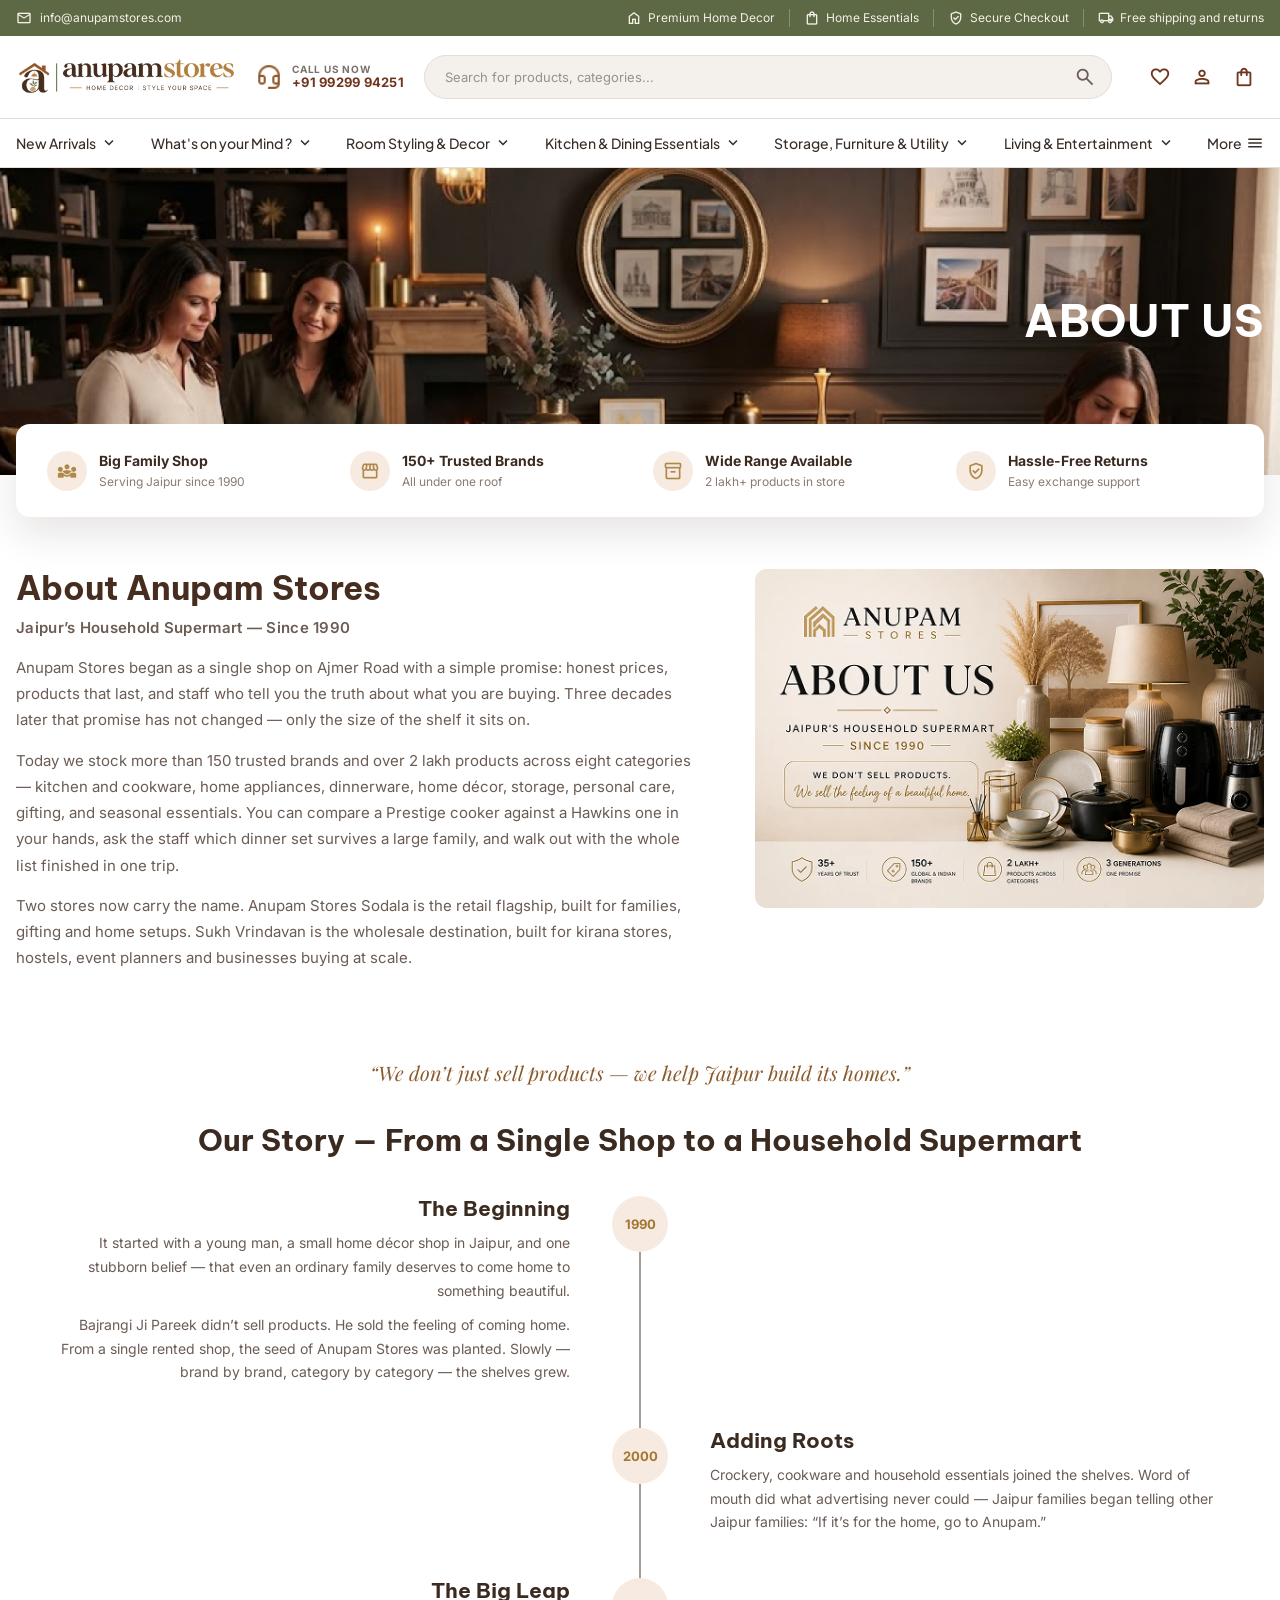
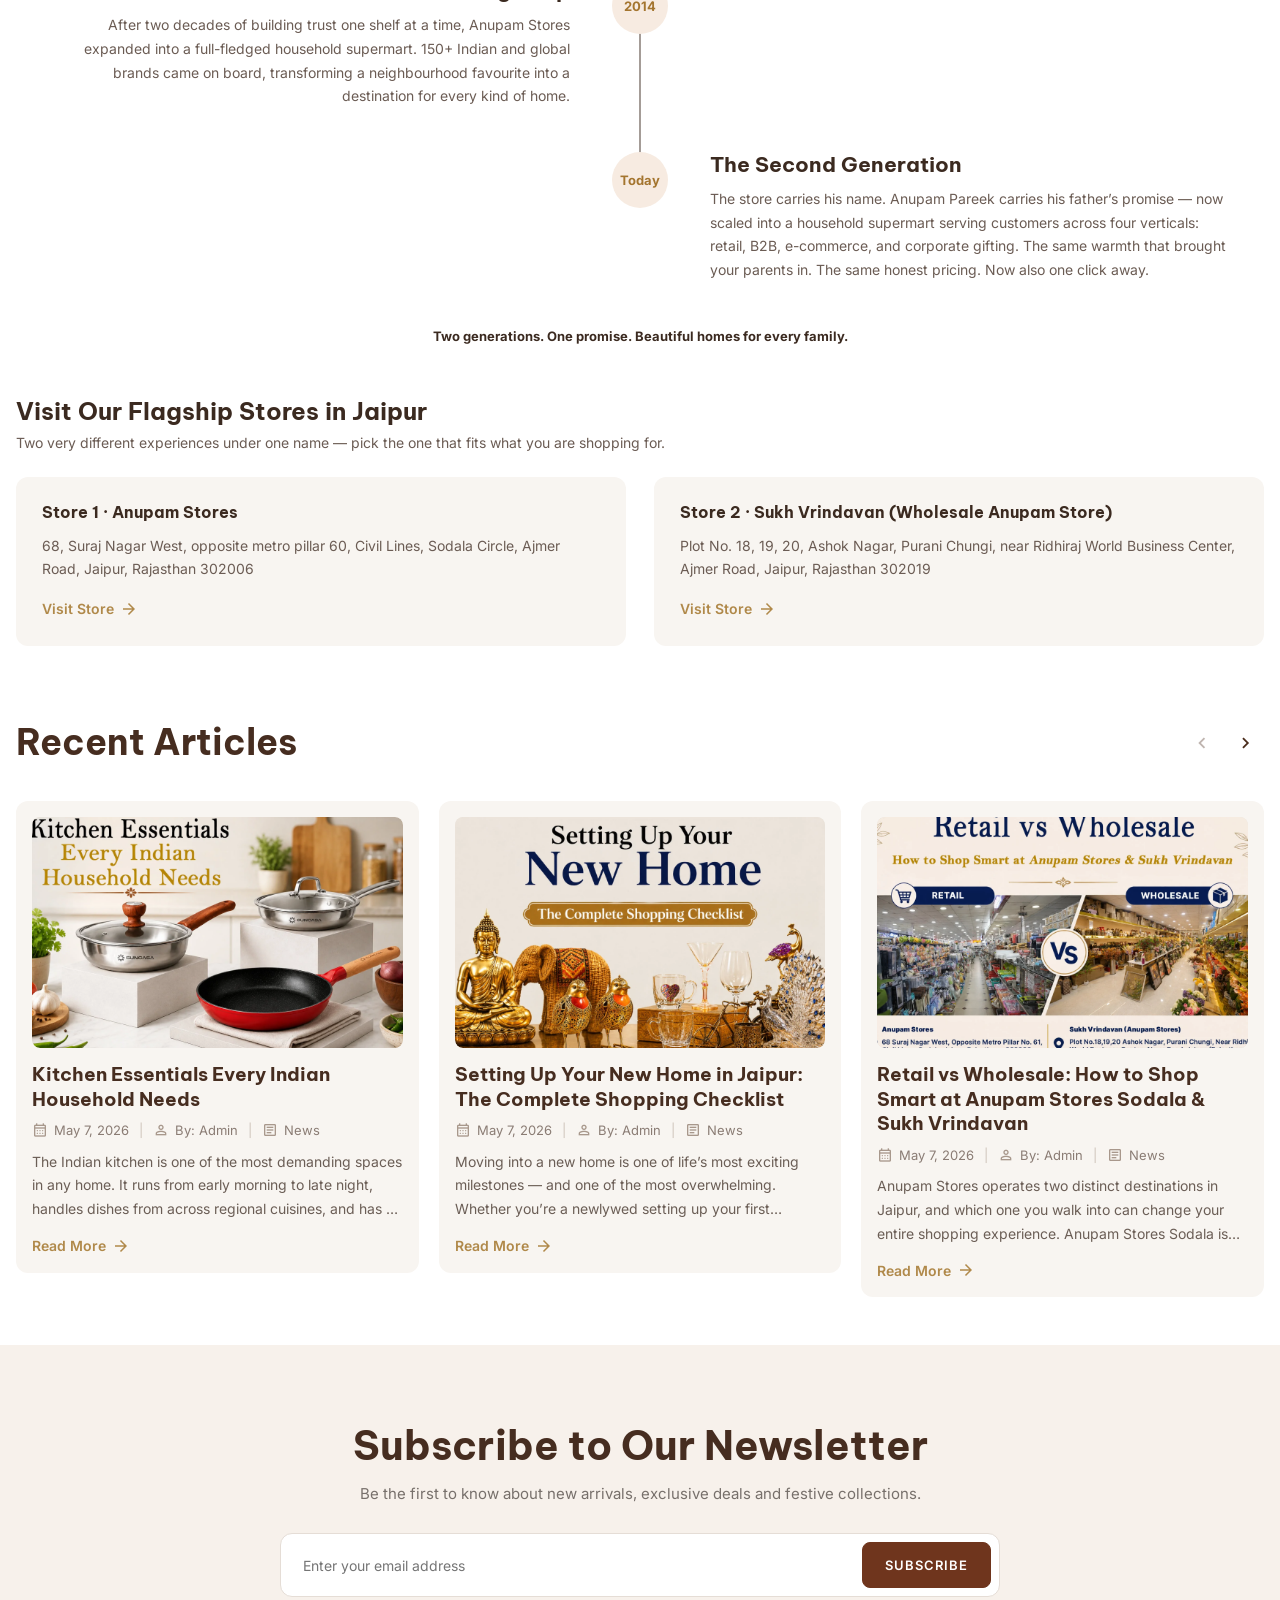
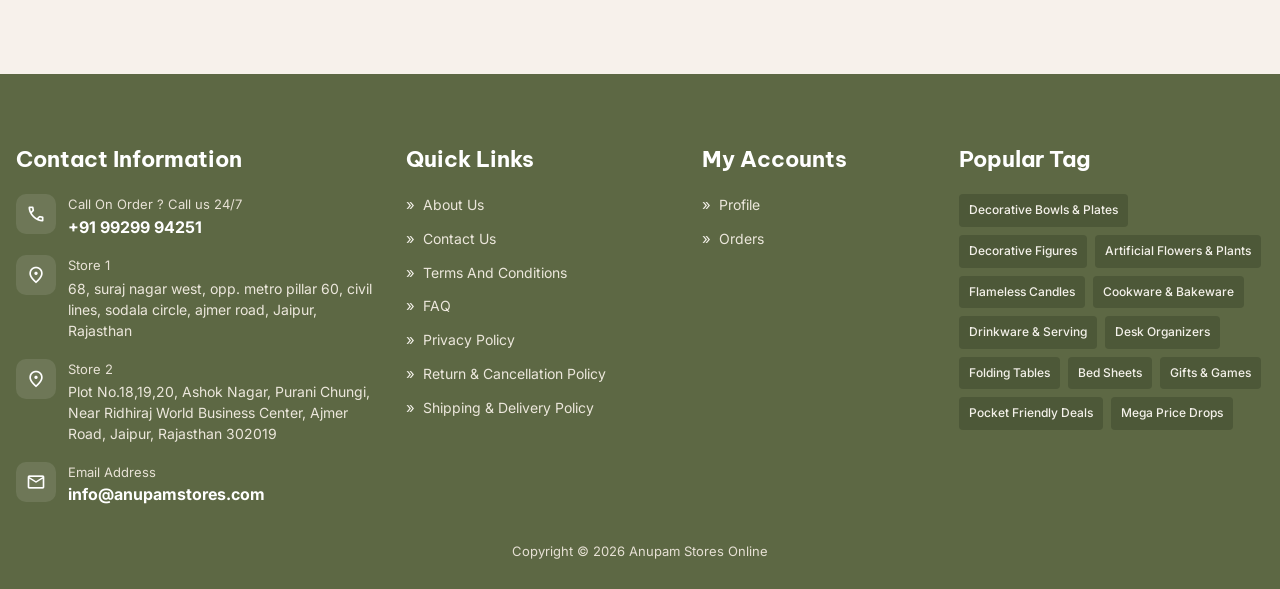
<file: new_html/about.html>
<!DOCTYPE html>
<html lang="en" data-base="">
<head>
    <meta charset="UTF-8">
    <meta name="viewport" content="width=device-width, initial-scale=1.0">
    <title>About Us | Anupam Stores</title>
    <meta name="description" content="Anupam Stores — Jaipur’s household supermart since 1990. Our story, our two flagship stores and the 150+ brands we stock under one roof.">
    <link rel="icon" href="assets/images/favicon.png" type="image/png">
    <link rel="preconnect" href="https://fonts.googleapis.com">
    <link rel="preconnect" href="https://fonts.gstatic.com" crossorigin>
    <link href="https://fonts.googleapis.com/css2?family=Be+Vietnam+Pro:wght@400;500;600;700;800&family=Inter:wght@400;500;600;700&family=Playfair+Display:wght@400;500;600;700&family=Plus+Jakarta+Sans:wght@400;500;600;700;800&display=swap" rel="stylesheet">
    <link href="https://fonts.googleapis.com/css2?family=Material+Symbols+Outlined:opsz,wght,FILL,GRAD@24,400,0,0" rel="stylesheet">
    <link rel="stylesheet" href="css/style.css">
    <link rel="stylesheet" href="css/blog.css">
    <link rel="stylesheet" href="css/blog-details.css">
    <link rel="stylesheet" href="css/about.css">
</head>
<body class="about-page">
    <div data-component="header"></div>
    <div data-component="mobile-drawer"></div>

    <main>
        <section class="about-hero" aria-labelledby="about-title">
            <img class="about-hero-img" src="assets/images/about-banner.png" alt="Anupam Stores team helping a customer in a styled home décor showroom" width="1920" height="360">
            <div class="container about-hero-inner">
                <h1 class="about-hero-title" id="about-title">About Us</h1>
            </div>
        </section>

        <section class="about-usps" aria-label="Why shoppers choose Anupam Stores">
            <div class="container">
                <ul class="usp-bar">
                    <li class="usp-item">
                        <span class="usp-icon material-symbols-outlined" aria-hidden="true">diversity_3</span>
                        <div>
                            <strong>Big Family Shop</strong>
                            <span>Serving Jaipur since 1990</span>
                        </div>
                    </li>
                    <li class="usp-item">
                        <span class="usp-icon material-symbols-outlined" aria-hidden="true">storefront</span>
                        <div>
                            <strong>150+ Trusted Brands</strong>
                            <span>All under one roof</span>
                        </div>
                    </li>
                    <li class="usp-item">
                        <span class="usp-icon material-symbols-outlined" aria-hidden="true">inventory_2</span>
                        <div>
                            <strong>Wide Range Available</strong>
                            <span>2 lakh+ products in store</span>
                        </div>
                    </li>
                    <li class="usp-item">
                        <span class="usp-icon material-symbols-outlined" aria-hidden="true">verified_user</span>
                        <div>
                            <strong>Hassle-Free Returns</strong>
                            <span>Easy exchange support</span>
                        </div>
                    </li>
                </ul>
            </div>
        </section>

        <section class="about-intro" aria-labelledby="about-intro-title">
            <div class="container about-intro-grid">
                <div class="about-intro-copy">
                    <h2 class="about-heading" id="about-intro-title">About Anupam Stores</h2>
                    <p class="about-kicker">Jaipur’s Household Supermart — Since 1990</p>
                    <p>Anupam Stores began as a single shop on Ajmer Road with a simple promise: honest prices, products that last, and staff who tell you the truth about what you are buying. Three decades later that promise has not changed — only the size of the shelf it sits on.</p>
                    <p>Today we stock more than 150 trusted brands and over 2 lakh products across eight categories — kitchen and cookware, home appliances, dinnerware, home décor, storage, personal care, gifting, and seasonal essentials. You can compare a Prestige cooker against a Hawkins one in your hands, ask the staff which dinner set survives a large family, and walk out with the whole list finished in one trip.</p>
                    <p>Two stores now carry the name. Anupam Stores Sodala is the retail flagship, built for families, gifting and home setups. Sukh Vrindavan is the wholesale destination, built for kirana stores, hostels, event planners and businesses buying at scale.</p>
                </div>
                <figure class="about-poster">
                    <img src="assets/images/aboutus.png" alt="Anupam Stores home décor and gifting collection" width="800" height="600" loading="lazy">
                </figure>
            </div>
        </section>

        <section class="about-quote" aria-label="What we believe">
            <div class="container">
                <p class="about-quote-text">“We don’t just sell products — we help Jaipur build its homes.”</p>
            </div>
        </section>

        <section class="about-story" aria-labelledby="story-title">
            <div class="container">
                <h2 class="about-story-title" id="story-title">Our Story — From a Single Shop to a Household Supermart</h2>

                <ol class="story-timeline">
                    <li class="story-item story-item--left">
                        <div class="story-copy">
                            <h3>The Beginning</h3>
                            <p>It started with a young man, a small home décor shop in Jaipur, and one stubborn belief — that even an ordinary family deserves to come home to something beautiful.</p>
                            <p>Bajrangi Ji Pareek didn’t sell products. He sold the feeling of coming home. From a single rented shop, the seed of Anupam Stores was planted. Slowly — brand by brand, category by category — the shelves grew.</p>
                        </div>
                        <span class="story-year">1990</span>
                    </li>

                    <li class="story-item story-item--right">
                        <div class="story-copy">
                            <h3>Adding Roots</h3>
                            <p>Crockery, cookware and household essentials joined the shelves. Word of mouth did what advertising never could — Jaipur families began telling other Jaipur families: “If it’s for the home, go to Anupam.”</p>
                        </div>
                        <span class="story-year">2000</span>
                    </li>

                    <li class="story-item story-item--left">
                        <div class="story-copy">
                            <h3>The Big Leap</h3>
                            <p>After two decades of building trust one shelf at a time, Anupam Stores expanded into a full-fledged household supermart. 150+ Indian and global brands came on board, transforming a neighbourhood favourite into a destination for every kind of home.</p>
                        </div>
                        <span class="story-year">2014</span>
                    </li>

                    <li class="story-item story-item--right">
                        <div class="story-copy">
                            <h3>The Second Generation</h3>
                            <p>The store carries his name. Anupam Pareek carries his father’s promise — now scaled into a household supermart serving customers across four verticals: retail, B2B, e-commerce, and corporate gifting. The same warmth that brought your parents in. The same honest pricing. Now also one click away.</p>
                        </div>
                        <span class="story-year">Today</span>
                    </li>
                </ol>

                <p class="story-note">Two generations. One promise. Beautiful homes for every family.</p>
            </div>
        </section>

        <section class="about-stores" aria-labelledby="stores-title">
            <div class="container">
                <h2 class="about-stores-title" id="stores-title">Visit Our Flagship Stores in Jaipur</h2>
                <p class="about-stores-sub">Two very different experiences under one name — pick the one that fits what you are shopping for.</p>

                <div class="store-cards">
                    <article class="store-card-lite">
                        <h3>Store 1 · Anupam Stores</h3>
                        <address>68, Suraj Nagar West, opposite metro pillar 60, Civil Lines, Sodala Circle, Ajmer Road, Jaipur, Rajasthan 302006</address>
                        <a class="blog-read-more" href="contact.html">
                            Visit Store
                            <span class="material-symbols-outlined" aria-hidden="true">arrow_forward</span>
                        </a>
                    </article>

                    <article class="store-card-lite">
                        <h3>Store 2 · Sukh Vrindavan (Wholesale Anupam Store)</h3>
                        <address>Plot No. 18, 19, 20, Ashok Nagar, Purani Chungi, near Ridhiraj World Business Center, Ajmer Road, Jaipur, Rajasthan 302019</address>
                        <a class="blog-read-more" href="contact.html">
                            Visit Store
                            <span class="material-symbols-outlined" aria-hidden="true">arrow_forward</span>
                        </a>
                    </article>
                </div>
            </div>
        </section>

        <section class="section blog-recent" id="recent-articles" aria-labelledby="recent-articles-title">
            <div class="container">
                <div class="section-head">
                    <h2 class="section-title" id="recent-articles-title">Recent Articles</h2>
                    <div class="section-controls">
                        <button class="slider-btn prev" type="button" data-recent-prev aria-label="Previous recent articles">
                            <span class="material-symbols-outlined" aria-hidden="true">chevron_left</span>
                        </button>
                        <button class="slider-btn next" type="button" data-recent-next aria-label="Next recent articles">
                            <span class="material-symbols-outlined" aria-hidden="true">chevron_right</span>
                        </button>
                    </div>
                </div>
                <div class="slider-wrapper" data-recent-slider>
                    <div class="slider-track blog-recent-track" data-slider-track data-recent-track></div>
                </div>
            </div>
        </section>

        <div data-component="newsletter"></div>
    </main>

    <div data-component="footer"></div>
    <div data-component="quickview"></div>

    <script src="js/shared.js"></script>
    <script src="js/blogs-data.js"></script>
    <script src="js/main.js"></script>
    <script src="js/about.js"></script>
</body>
</html>
</file>
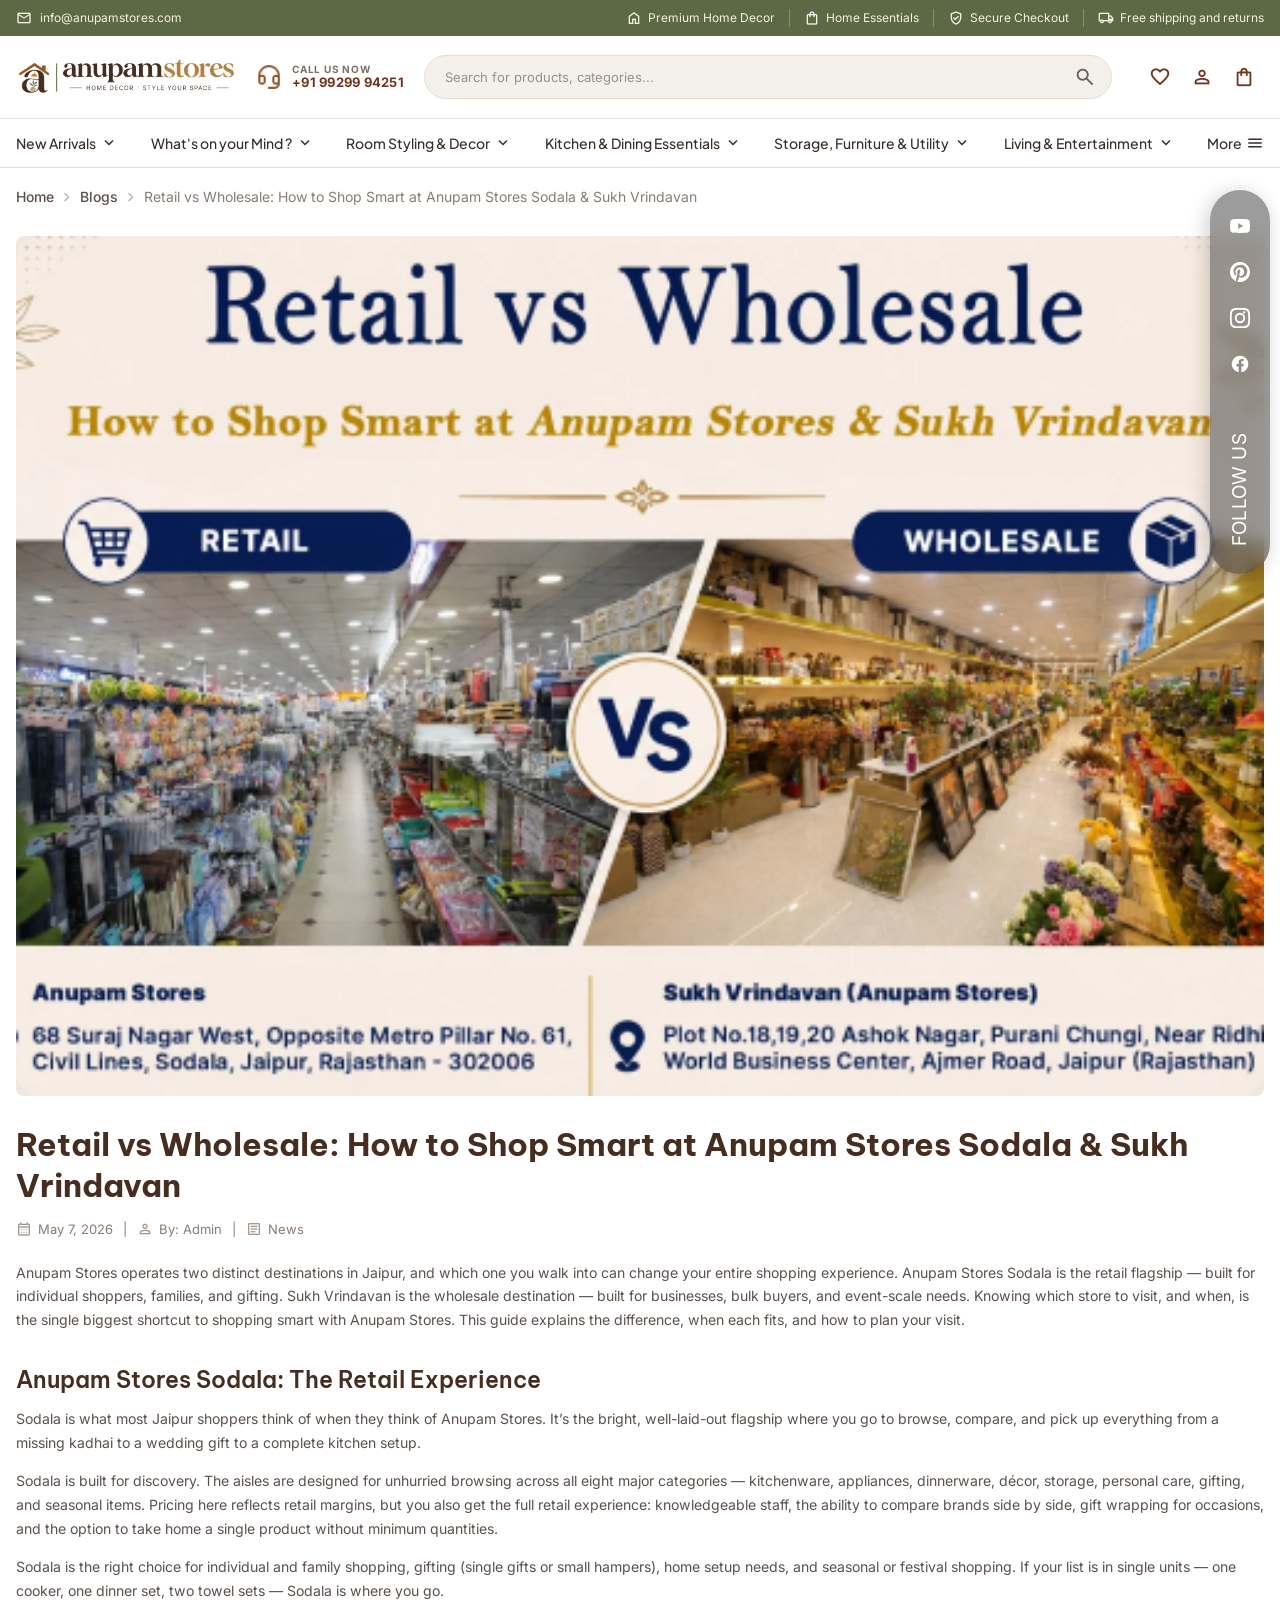
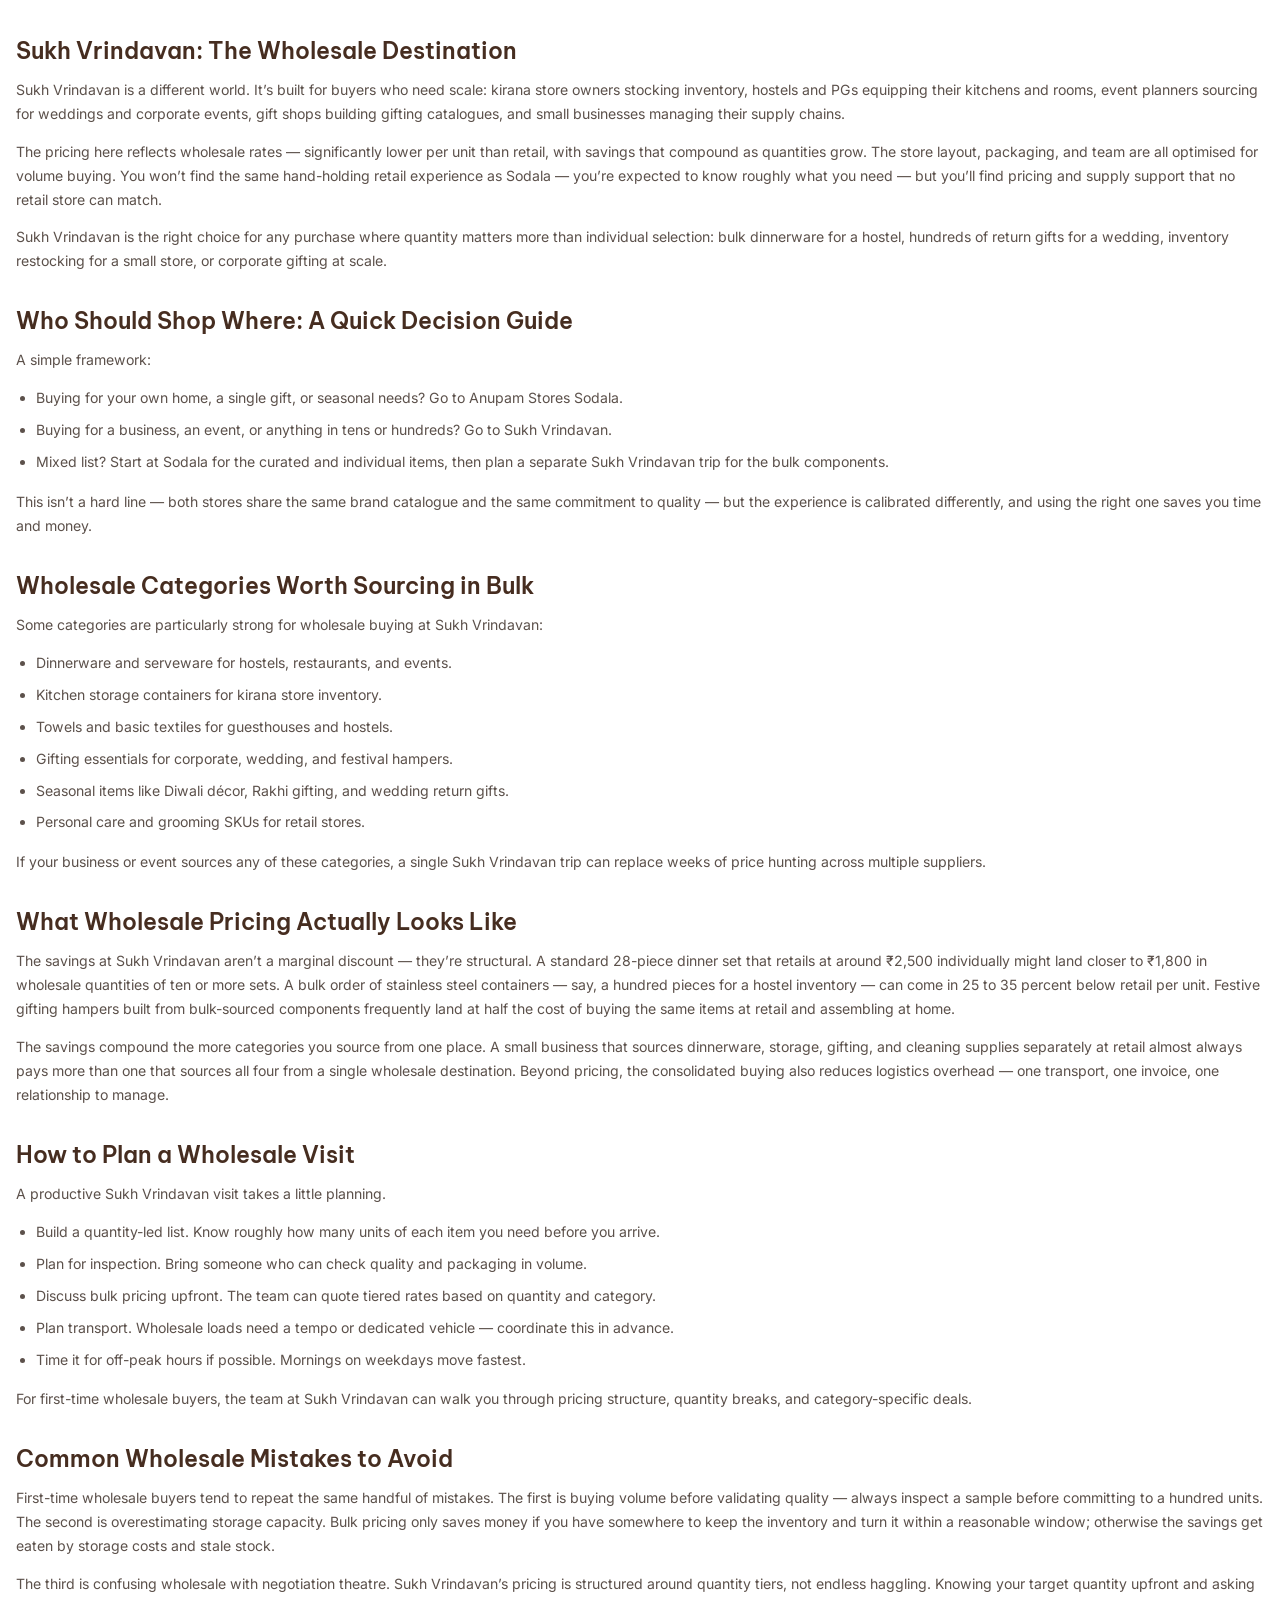
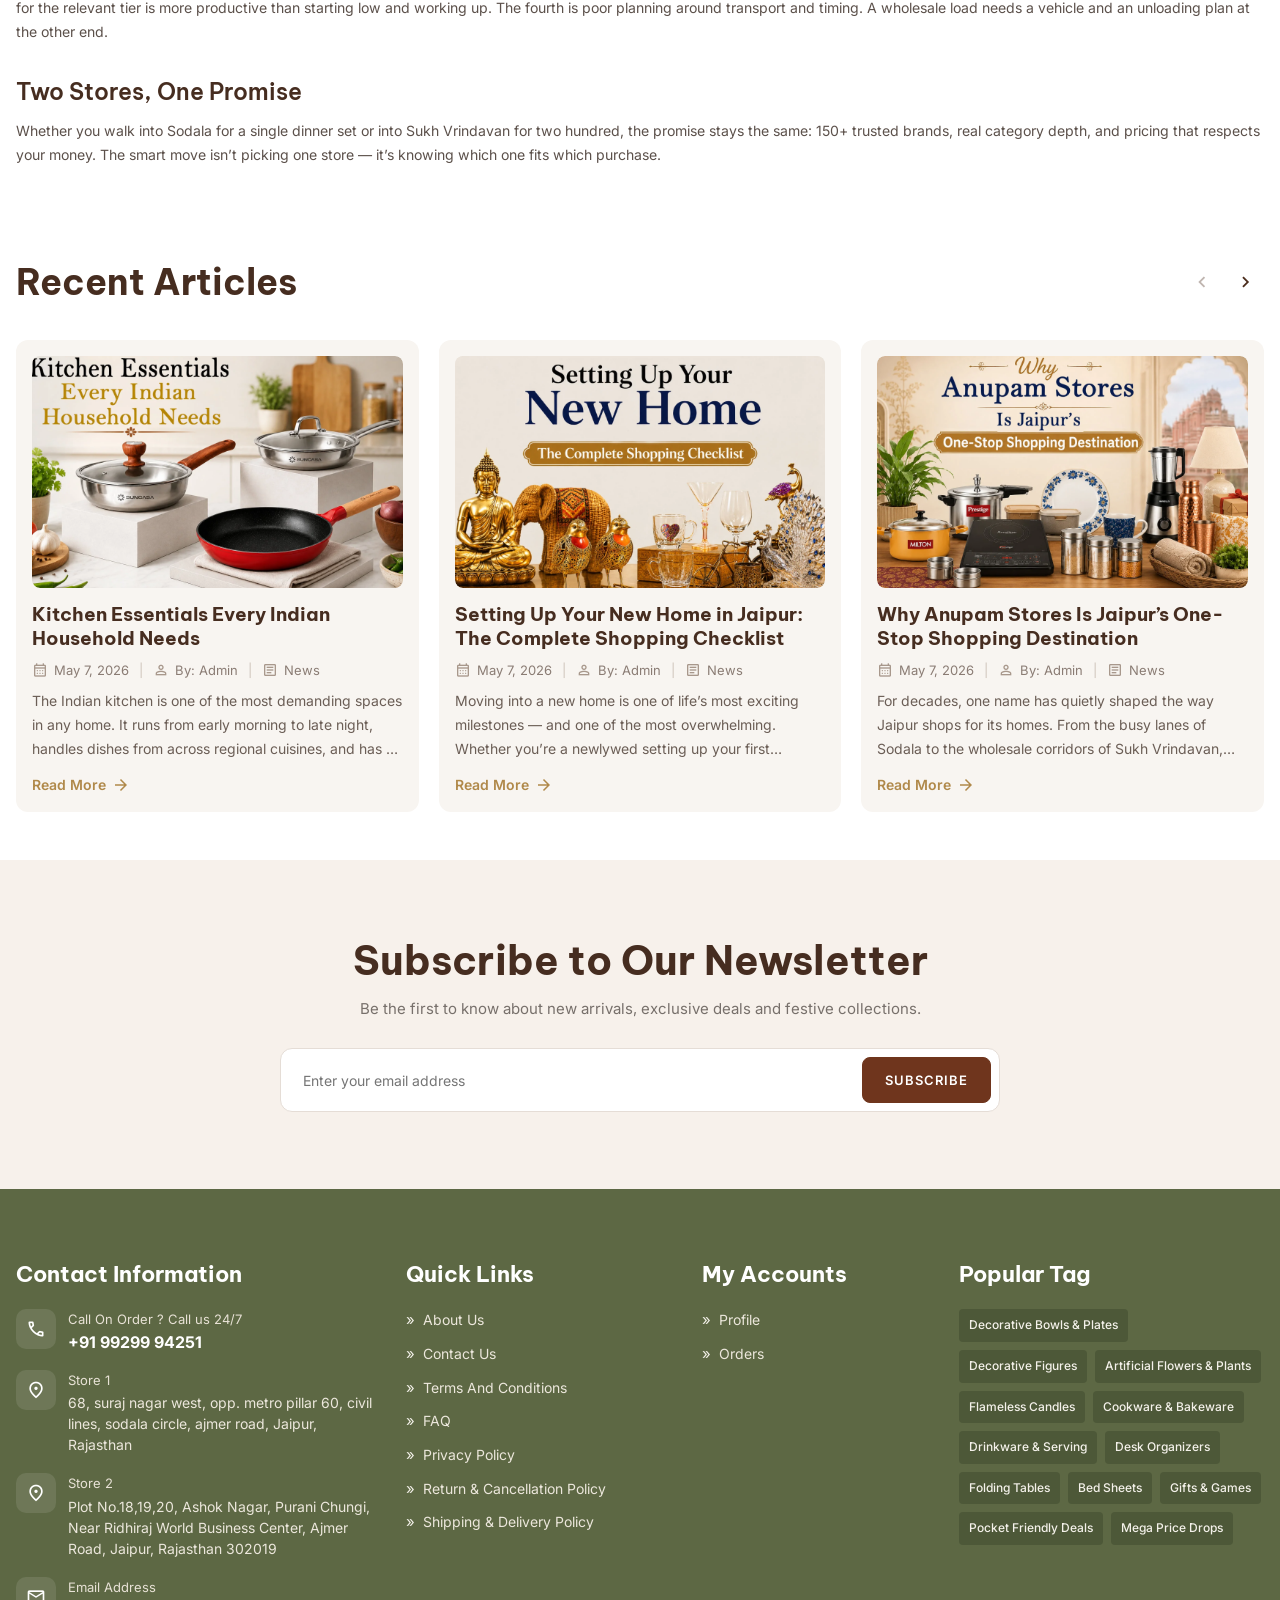
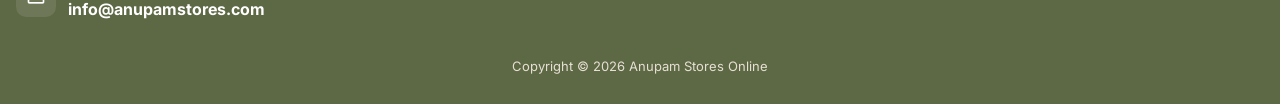
<file: new_html/blog-details.html>
<!DOCTYPE html>
<html lang="en" data-base="">
<head>
    <meta charset="UTF-8">
    <meta name="viewport" content="width=device-width, initial-scale=1.0">
    <title>Blog | Anupam Stores</title>
    <meta name="description" content="Read guides and store stories from Anupam Stores, Jaipur.">
    <link rel="icon" href="assets/images/favicon.png" type="image/png">
    <link rel="preconnect" href="https://fonts.googleapis.com">
    <link rel="preconnect" href="https://fonts.gstatic.com" crossorigin>
    <link href="https://fonts.googleapis.com/css2?family=Be+Vietnam+Pro:wght@400;500;600;700;800&family=Inter:wght@400;500;600;700&family=Playfair+Display:wght@400;500;600;700&family=Plus+Jakarta+Sans:wght@400;500;600;700;800&display=swap" rel="stylesheet">
    <link href="https://fonts.googleapis.com/css2?family=Material+Symbols+Outlined:opsz,wght,FILL,GRAD@24,400,0,0" rel="stylesheet">
    <link rel="stylesheet" href="css/style.css">
    <link rel="stylesheet" href="css/collection.css">
    <link rel="stylesheet" href="css/blog.css">
    <link rel="stylesheet" href="css/blog-details.css">
</head>
<body class="blog-page blog-article-page">
    <div data-component="header"></div>
    <div data-component="mobile-drawer"></div>

    <main>
        <article class="blog-article" aria-labelledby="article-title">
            <div class="container">
                <nav class="collection-crumb blog-crumb" aria-label="Breadcrumb" data-article-crumb></nav>
                <div class="article-hero" data-article-hero></div>
                <header class="article-header">
                    <h1 class="article-title" id="article-title"></h1>
                    <p class="article-meta" data-article-meta></p>
                </header>
                <div class="article-body article-content" data-article-body></div>
            </div>
        </article>

        <section class="section blog-recent" id="recent-articles" aria-labelledby="recent-articles-title">
            <div class="container">
                <div class="section-head">
                    <h2 class="section-title" id="recent-articles-title">Recent Articles</h2>
                    <div class="section-controls">
                        <button class="slider-btn prev" type="button" data-recent-prev aria-label="Previous recent articles">
                            <span class="material-symbols-outlined" aria-hidden="true">chevron_left</span>
                        </button>
                        <button class="slider-btn next" type="button" data-recent-next aria-label="Next recent articles">
                            <span class="material-symbols-outlined" aria-hidden="true">chevron_right</span>
                        </button>
                    </div>
                </div>
                <div class="slider-wrapper" data-recent-slider>
                    <div class="slider-track blog-recent-track" data-slider-track data-recent-track></div>
                </div>
            </div>
        </section>

        <div data-component="newsletter"></div>
    </main>

    <div data-component="follow-rail"></div>
    <div data-component="footer"></div>
    <div data-component="quickview"></div>

    <script src="js/shared.js"></script>
    <script src="js/blogs-data.js"></script>
    <script src="js/main.js"></script>
    <script src="js/blog-details.js"></script>
</body>
</html>
</file>
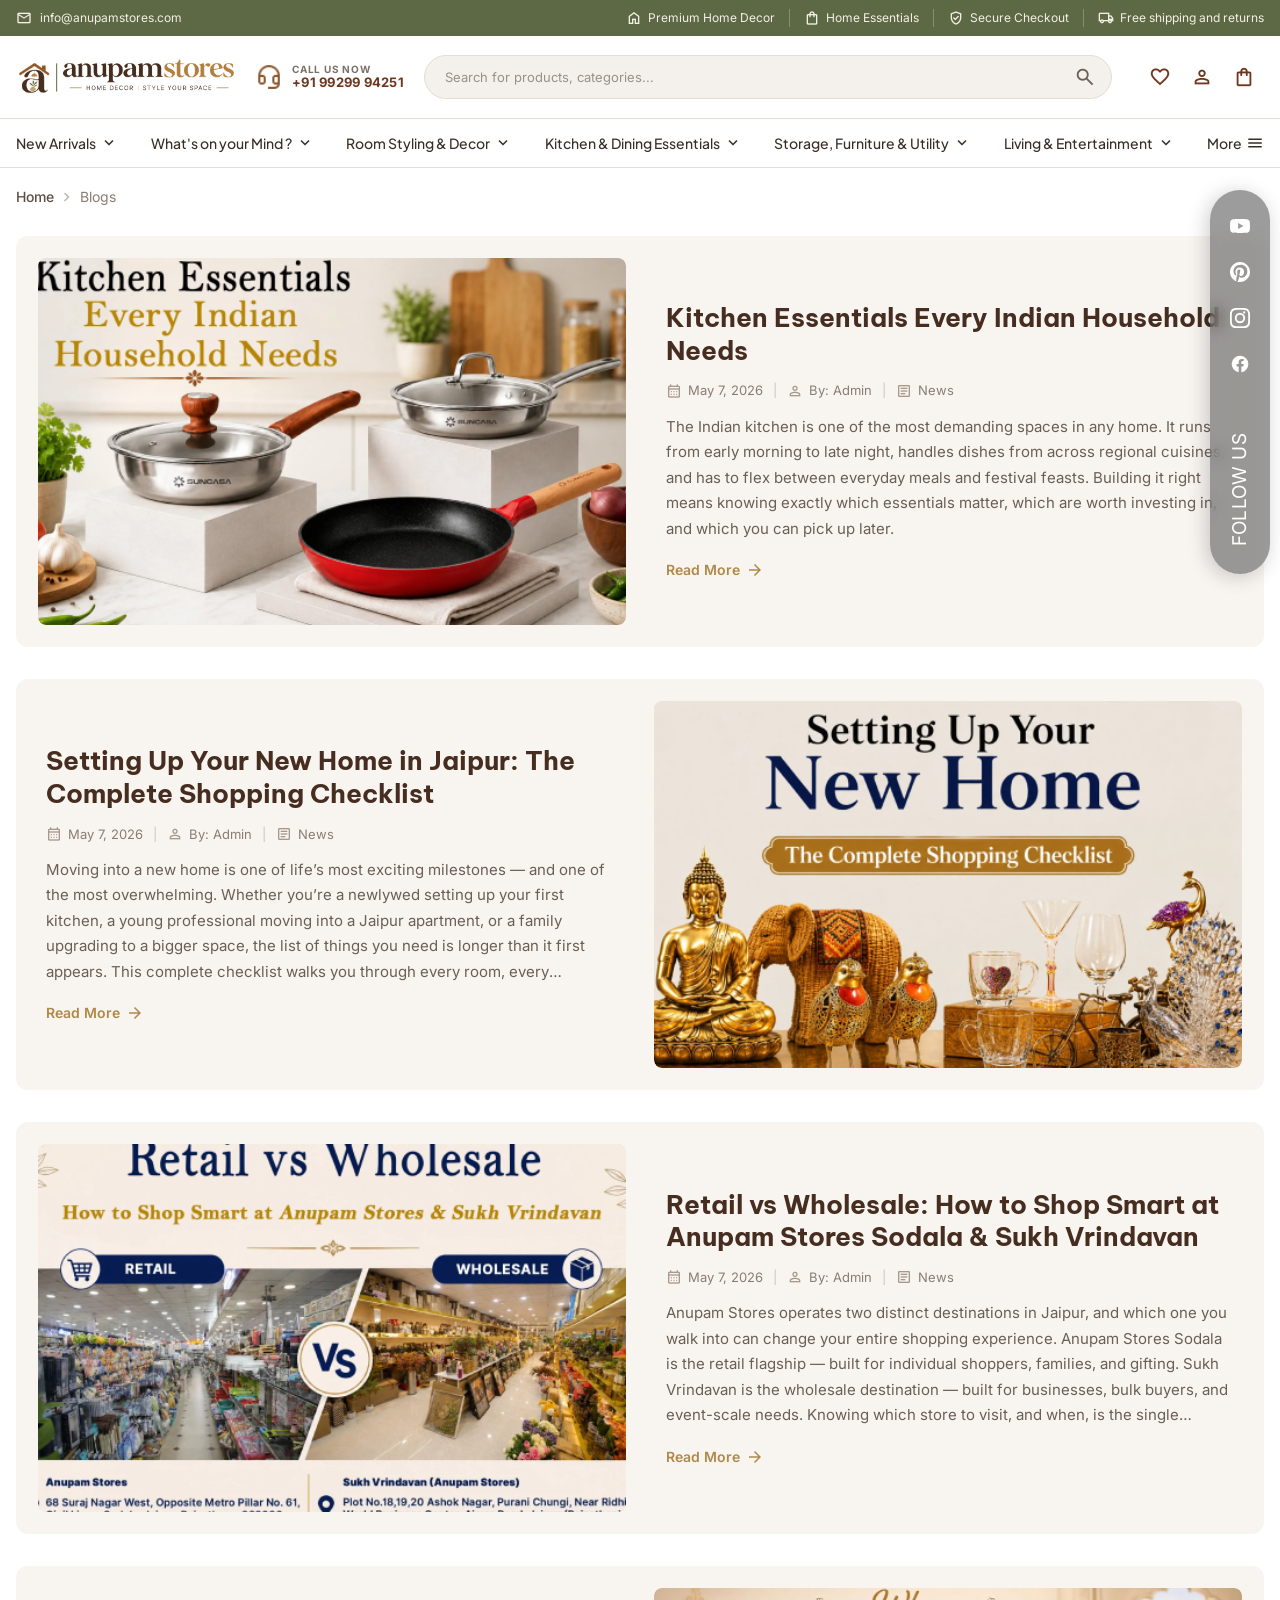
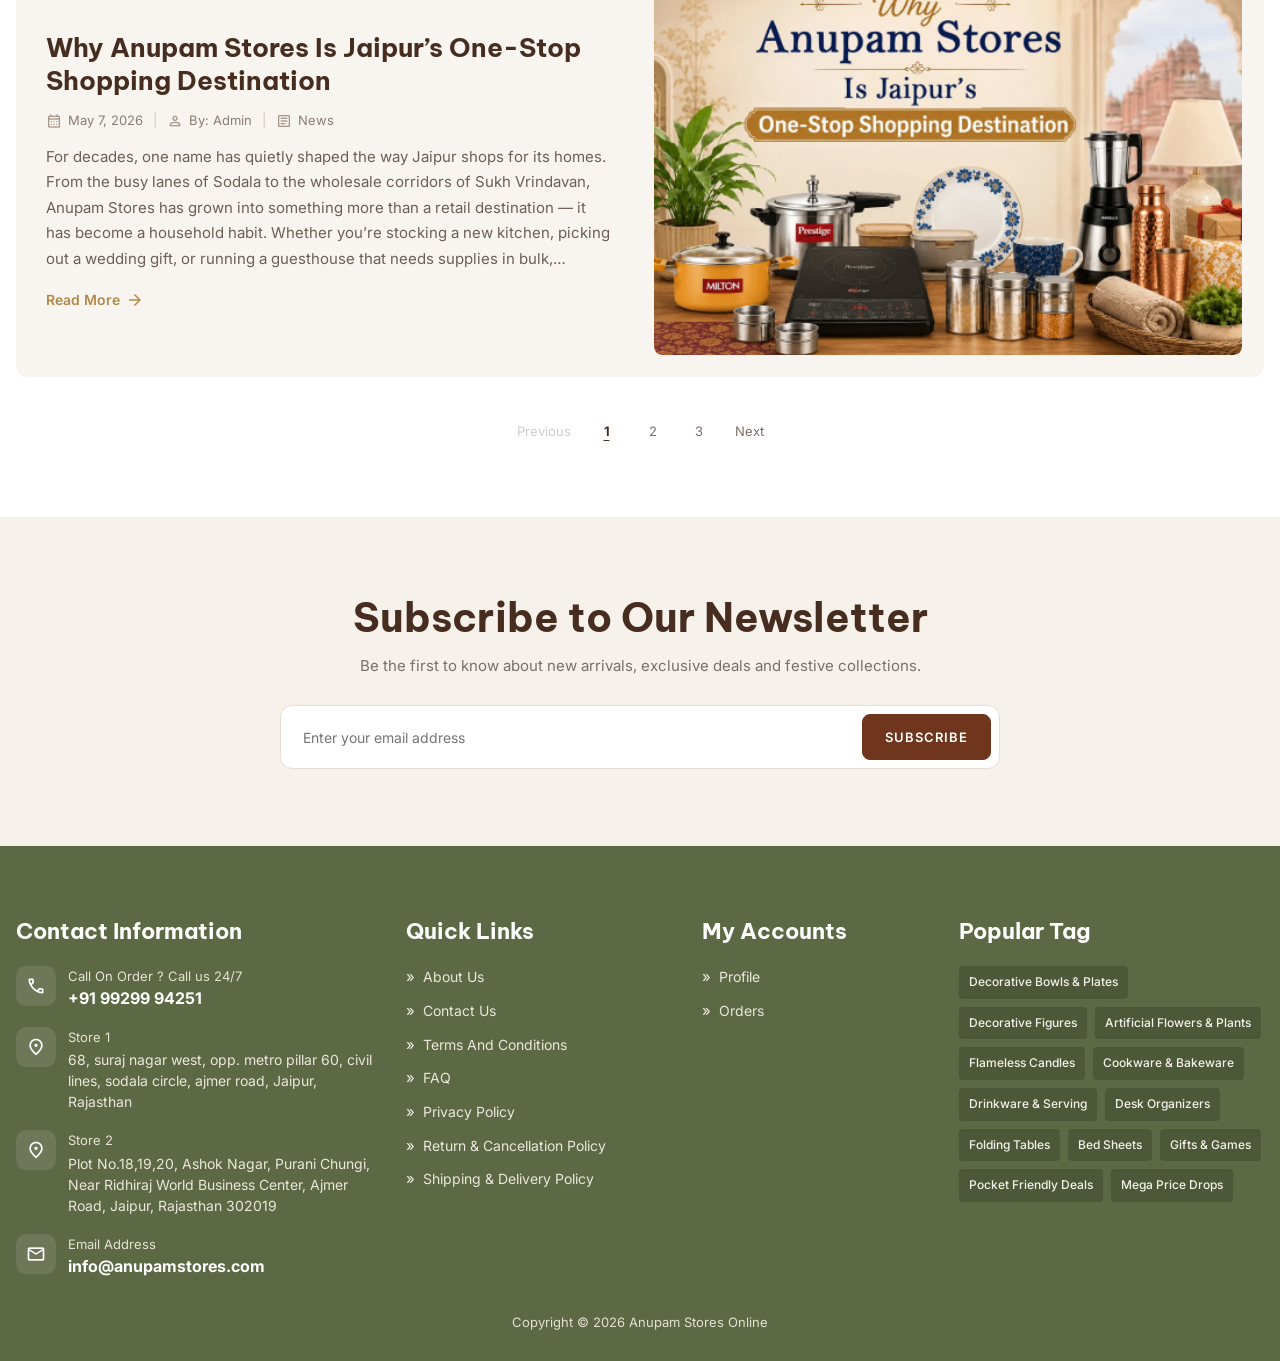
<file: new_html/blogs.html>
<!DOCTYPE html>
<html lang="en" data-base="">
<head>
    <meta charset="UTF-8">
    <meta name="viewport" content="width=device-width, initial-scale=1.0">
    <title>Blogs | Anupam Stores</title>
    <meta name="description" content="Guides, checklists and store stories from Anupam Stores — Jaipur’s home décor and household supermart.">
    <link rel="icon" href="assets/images/favicon.png" type="image/png">
    <link rel="preconnect" href="https://fonts.googleapis.com">
    <link rel="preconnect" href="https://fonts.gstatic.com" crossorigin>
    <link href="https://fonts.googleapis.com/css2?family=Be+Vietnam+Pro:wght@400;500;600;700;800&family=Inter:wght@400;500;600;700&family=Playfair+Display:wght@400;500;600;700&family=Plus+Jakarta+Sans:wght@400;500;600;700;800&display=swap" rel="stylesheet">
    <link href="https://fonts.googleapis.com/css2?family=Material+Symbols+Outlined:opsz,wght,FILL,GRAD@24,400,0,0" rel="stylesheet">
    <link rel="stylesheet" href="css/style.css">
    <link rel="stylesheet" href="css/collection.css">
    <link rel="stylesheet" href="css/blog.css">
</head>
<body class="blog-page">
    <div data-component="header"></div>
    <div data-component="mobile-drawer"></div>

    <main>
        <section class="blog-listing" aria-labelledby="blog-listing-title">
            <div class="container">
                <nav class="collection-crumb blog-crumb" aria-label="Breadcrumb">
                    <a href="index.html">Home</a>
                    <span class="material-symbols-outlined" aria-hidden="true">chevron_right</span>
                    <span aria-current="page">Blogs</span>
                </nav>
                <h1 class="sr-only" id="blog-listing-title">Blogs</h1>
                <div class="blog-list" data-blog-list></div>
                <nav class="collection-pagination blog-pagination" data-pagination aria-label="Blog pagination"></nav>
            </div>
        </section>

        <div data-component="newsletter"></div>
    </main>

    <div data-component="follow-rail"></div>
    <div data-component="footer"></div>
    <div data-component="quickview"></div>

    <script src="js/shared.js"></script>
    <script src="js/blogs-data.js"></script>
    <script src="js/main.js"></script>
    <script src="js/blog.js"></script>
</body>
</html>
</file>
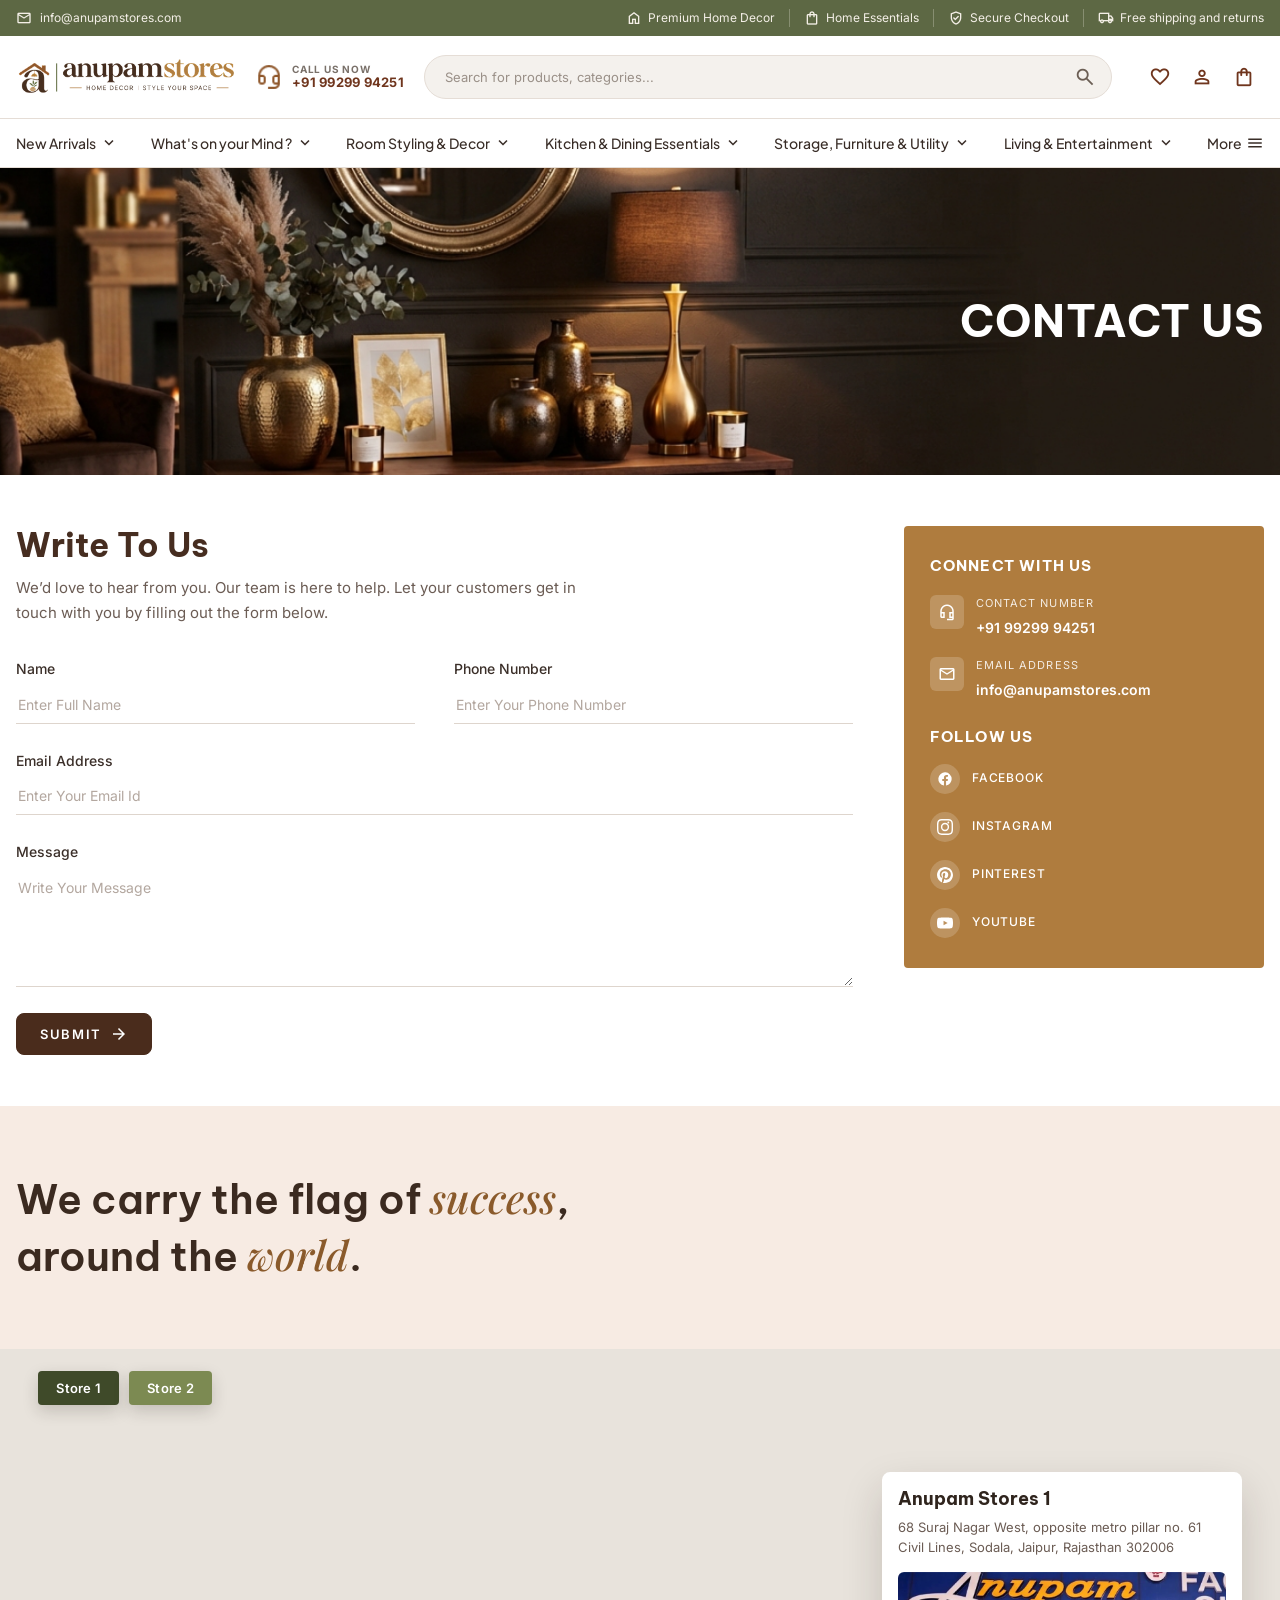
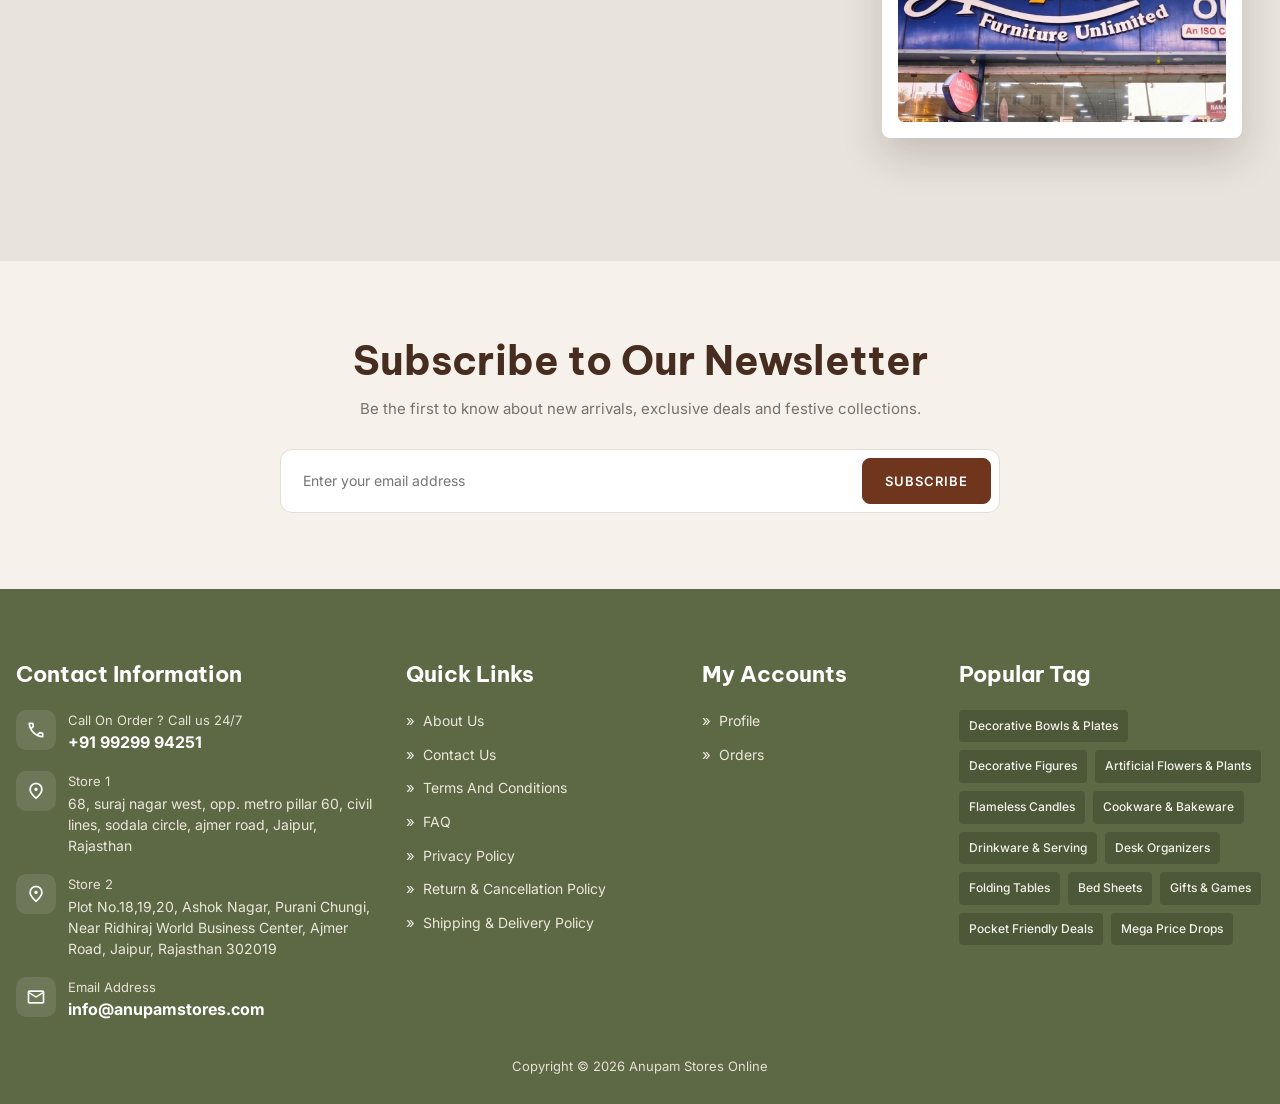
<file: new_html/contact.html>
<!DOCTYPE html>
<html lang="en" data-base="">
<head>
    <meta charset="UTF-8">
    <meta name="viewport" content="width=device-width, initial-scale=1.0">
    <title>Contact Us | Anupam Stores</title>
    <meta name="description" content="Talk to Anupam Stores — call, email or write to us, and find our Sodala and Ajmer Road stores in Jaipur on the map.">
    <link rel="icon" href="assets/images/favicon.png" type="image/png">
    <link rel="preconnect" href="https://fonts.googleapis.com">
    <link rel="preconnect" href="https://fonts.gstatic.com" crossorigin>
    <link href="https://fonts.googleapis.com/css2?family=Be+Vietnam+Pro:wght@400;500;600;700;800&family=Inter:wght@400;500;600;700&family=Playfair+Display:wght@400;500;600;700&family=Plus+Jakarta+Sans:wght@400;500;600;700;800&display=swap" rel="stylesheet">
    <link href="https://fonts.googleapis.com/css2?family=Material+Symbols+Outlined:opsz,wght,FILL,GRAD@24,400,0,0" rel="stylesheet">
    <link rel="stylesheet" href="css/style.css">
    <link rel="stylesheet" href="css/contact.css">
</head>
<body class="contact-page">
    <div data-component="header"></div>
    <div data-component="mobile-drawer"></div>

    <main>
        <section class="contact-hero" aria-labelledby="contact-title">
            <img class="contact-hero-img" src="assets/images/contact-banner.png" alt="Gold vases, a lamp and framed art styled on a console table" width="1920" height="360">
            <div class="container contact-hero-inner">
                <h1 class="contact-hero-title" id="contact-title">Contact Us</h1>
            </div>
        </section>

        <section class="contact-write" aria-labelledby="write-title">
            <div class="container contact-grid">
                <div class="contact-form-col">
                    <h2 class="contact-heading" id="write-title">Write To Us</h2>
                    <p class="contact-sub">We’d love to hear from you. Our team is here to help. Let your customers get in touch with you by filling out the form below.</p>

                    <form class="contact-form" data-contact-form novalidate>
                        <div class="contact-row">
                            <div class="contact-field">
                                <label for="contact-name">Name</label>
                                <input id="contact-name" name="name" type="text" placeholder="Enter Full Name" autocomplete="name" required>
                            </div>
                            <div class="contact-field">
                                <label for="contact-phone">Phone Number</label>
                                <input id="contact-phone" name="phone" type="tel" placeholder="Enter Your Phone Number" autocomplete="tel" inputmode="tel">
                            </div>
                        </div>

                        <div class="contact-field">
                            <label for="contact-email">Email Address</label>
                            <input id="contact-email" name="email" type="email" placeholder="Enter Your Email Id" autocomplete="email" required>
                        </div>

                        <div class="contact-field">
                            <label for="contact-message">Message</label>
                            <textarea id="contact-message" name="message" rows="5" placeholder="Write Your Message"></textarea>
                        </div>

                        <button class="btn contact-submit" type="submit">
                            Submit
                            <span class="material-symbols-outlined" aria-hidden="true">arrow_forward</span>
                        </button>
                    </form>
                </div>

                <aside class="connect-card" aria-labelledby="connect-title">
                    <h2 class="connect-title" id="connect-title">Connect With Us</h2>
                    <ul class="connect-list">
                        <li class="connect-row">
                            <span class="connect-icon material-symbols-outlined" aria-hidden="true">headset_mic</span>
                            <div>
                                <span class="connect-label">Contact Number</span>
                                <a class="connect-value" href="tel:+919929994251">+91 99299 94251</a>
                            </div>
                        </li>
                        <li class="connect-row">
                            <span class="connect-icon material-symbols-outlined" aria-hidden="true">mail</span>
                            <div>
                                <span class="connect-label">Email Address</span>
                                <a class="connect-value" href="mailto:info@anupamstores.com">info@anupamstores.com</a>
                            </div>
                        </li>
                    </ul>

                    <h3 class="connect-title connect-title--sub">Follow Us</h3>
                    <ul class="connect-social">
                        <li>
                            <a href="https://www.facebook.com/" target="_blank" rel="noopener noreferrer">
                                <span class="connect-icon connect-icon--round" aria-hidden="true">
                                    <svg viewBox="0 0 24 24" width="16" height="16" aria-hidden="true"><path fill="currentColor" d="M22 12a10 10 0 1 0-11.6 9.9v-7H7.9V12h2.5V9.8c0-2.5 1.5-3.9 3.8-3.9 1.1 0 2.2.2 2.2.2v2.4h-1.2c-1.2 0-1.6.8-1.6 1.5V12h2.8l-.4 2.9h-2.4v7A10 10 0 0 0 22 12z"/></svg>
                                </span>
                                Facebook
                            </a>
                        </li>
                        <li>
                            <a href="https://www.instagram.com/" target="_blank" rel="noopener noreferrer">
                                <span class="connect-icon connect-icon--round" aria-hidden="true">
                                    <svg viewBox="0 0 24 24" width="16" height="16" aria-hidden="true"><path fill="currentColor" d="M12 2.2c3.2 0 3.6 0 4.9.1 3.3.1 4.8 1.7 4.9 4.9.1 1.3.1 1.7.1 4.8s0 3.6-.1 4.9c-.1 3.2-1.7 4.8-4.9 4.9-1.3.1-1.7.1-4.9.1s-3.6 0-4.9-.1c-3.3-.1-4.8-1.7-4.9-4.9-.1-1.3-.1-1.7-.1-4.9s0-3.6.1-4.9C2.3 4 3.9 2.4 7.1 2.3 8.4 2.2 8.8 2.2 12 2.2m0-2.2C8.7 0 8.3 0 7 0 2.7.1.1 2.7 0 7 0 8.3 0 8.7 0 12s0 3.7.1 5c.1 4.3 2.7 6.9 7 7 1.3 0 1.7.1 4.9.1s3.7 0 5-.1c4.3-.1 6.9-2.7 7-7 .1-1.3.1-1.7.1-5s0-3.7-.1-5c-.1-4.3-2.7-6.9-7-7C15.7 0 15.3 0 12 0zm0 5.8A6.2 6.2 0 1 0 18.2 12 6.2 6.2 0 0 0 12 5.8zm0 10.2A4 4 0 1 1 16 12a4 4 0 0 1-4 4zm6.4-10.8a1.4 1.4 0 1 1-1.4-1.4 1.4 1.4 0 0 1 1.4 1.4z"/></svg>
                                </span>
                                Instagram
                            </a>
                        </li>
                        <li>
                            <a href="https://www.pinterest.com/" target="_blank" rel="noopener noreferrer">
                                <span class="connect-icon connect-icon--round" aria-hidden="true">
                                    <svg viewBox="0 0 24 24" width="16" height="16" aria-hidden="true"><path fill="currentColor" d="M12 0C5.4 0 0 5.4 0 12c0 5.1 3.2 9.4 7.6 11.2-.1-1-.2-2.4 0-3.4.2-.9 1.4-6 1.4-6s-.4-.7-.4-1.8c0-1.7 1-3 2.2-3 1 0 1.5.8 1.5 1.7 0 1-.7 2.6-1 4-.3 1.2.6 2.2 1.8 2.2 2.1 0 3.8-2.2 3.8-5.5 0-2.9-2.1-4.9-5-4.9-3.4 0-5.4 2.5-5.4 5.2 0 1 .4 2.1.9 2.7.1.1.1.2.1.3l-.3 1.3c0 .2-.2.3-.4.2-1.6-.7-2.6-3.1-2.6-5 0-4.1 3-7.8 8.6-7.8 4.5 0 8 3.2 8 7.5 0 4.5-2.8 8.1-6.7 8.1-1.3 0-2.5-.7-3-1.5l-.8 3.1c-.3 1.1-1.1 2.5-1.6 3.4A12 12 0 0 0 12 24c6.6 0 12-5.4 12-12S18.6 0 12 0z"/></svg>
                                </span>
                                Pinterest
                            </a>
                        </li>
                        <li>
                            <a href="https://www.youtube.com/" target="_blank" rel="noopener noreferrer">
                                <span class="connect-icon connect-icon--round" aria-hidden="true">
                                    <svg viewBox="0 0 24 24" width="16" height="16" aria-hidden="true"><path fill="currentColor" d="M23.5 6.2a3 3 0 0 0-2.1-2.1C19.5 3.6 12 3.6 12 3.6s-7.5 0-9.4.5A3 3 0 0 0 .5 6.2 31.5 31.5 0 0 0 0 12a31.5 31.5 0 0 0 .5 5.8 3 3 0 0 0 2.1 2.1c1.9.5 9.4.5 9.4.5s7.5 0 9.4-.5a3 3 0 0 0 2.1-2.1A31.5 31.5 0 0 0 24 12a31.5 31.5 0 0 0-.5-5.8zM9.8 15.5v-7l6.2 3.5-6.2 3.5z"/></svg>
                                </span>
                                YouTube
                            </a>
                        </li>
                    </ul>
                </aside>
            </div>
        </section>

        <section class="contact-flag" aria-label="About Anupam Stores">
            <div class="container">
                <p class="contact-flag-title">We carry the flag of <em>success</em>,<br>around the <em>world</em>.</p>
            </div>
        </section>

        <section class="store-locator" aria-labelledby="stores-title">
            <h2 class="sr-only" id="stores-title">Our stores in Jaipur</h2>
            <div class="store-stage">
                <div class="store-map">
                    <iframe
                        data-store-map
                        title="Map showing Anupam Stores 1, Sodala, Jaipur"
                        src="https://www.google.com/maps?q=Anupam%20Stores%2C%2068%20Suraj%20Nagar%20West%2C%20Civil%20Lines%2C%20Sodala%2C%20Jaipur%2C%20Rajasthan%20302006&output=embed"
                        loading="lazy"
                        referrerpolicy="no-referrer-when-downgrade"
                        allowfullscreen></iframe>
                </div>

                <div class="store-switch" role="group" aria-label="Choose a store">
                    <button class="store-chip is-active" type="button" data-store="1" aria-pressed="true">Store 1</button>
                    <button class="store-chip" type="button" data-store="2" aria-pressed="false">Store 2</button>
                </div>

                <article class="store-card" data-store-card>
                    <h3 class="store-card-title" data-store-name>Anupam Stores 1</h3>
                    <address class="store-card-address" data-store-address>68 Suraj Nagar West, opposite metro pillar no. 61 Civil Lines, Sodala, Jaipur, Rajasthan 302006</address>
                    <img class="store-card-img" data-store-image src="assets/images/store-1.png" alt="Anupam Stores 1 showroom at Sodala, Jaipur" width="640" height="360" loading="lazy">
                </article>
            </div>
        </section>

        <div data-component="newsletter"></div>
    </main>

    <div data-component="footer"></div>
    <div data-component="quickview"></div>

    <script src="js/shared.js"></script>
    <script src="js/main.js"></script>
    <script src="js/contact.js"></script>
</body>
</html>
</file>
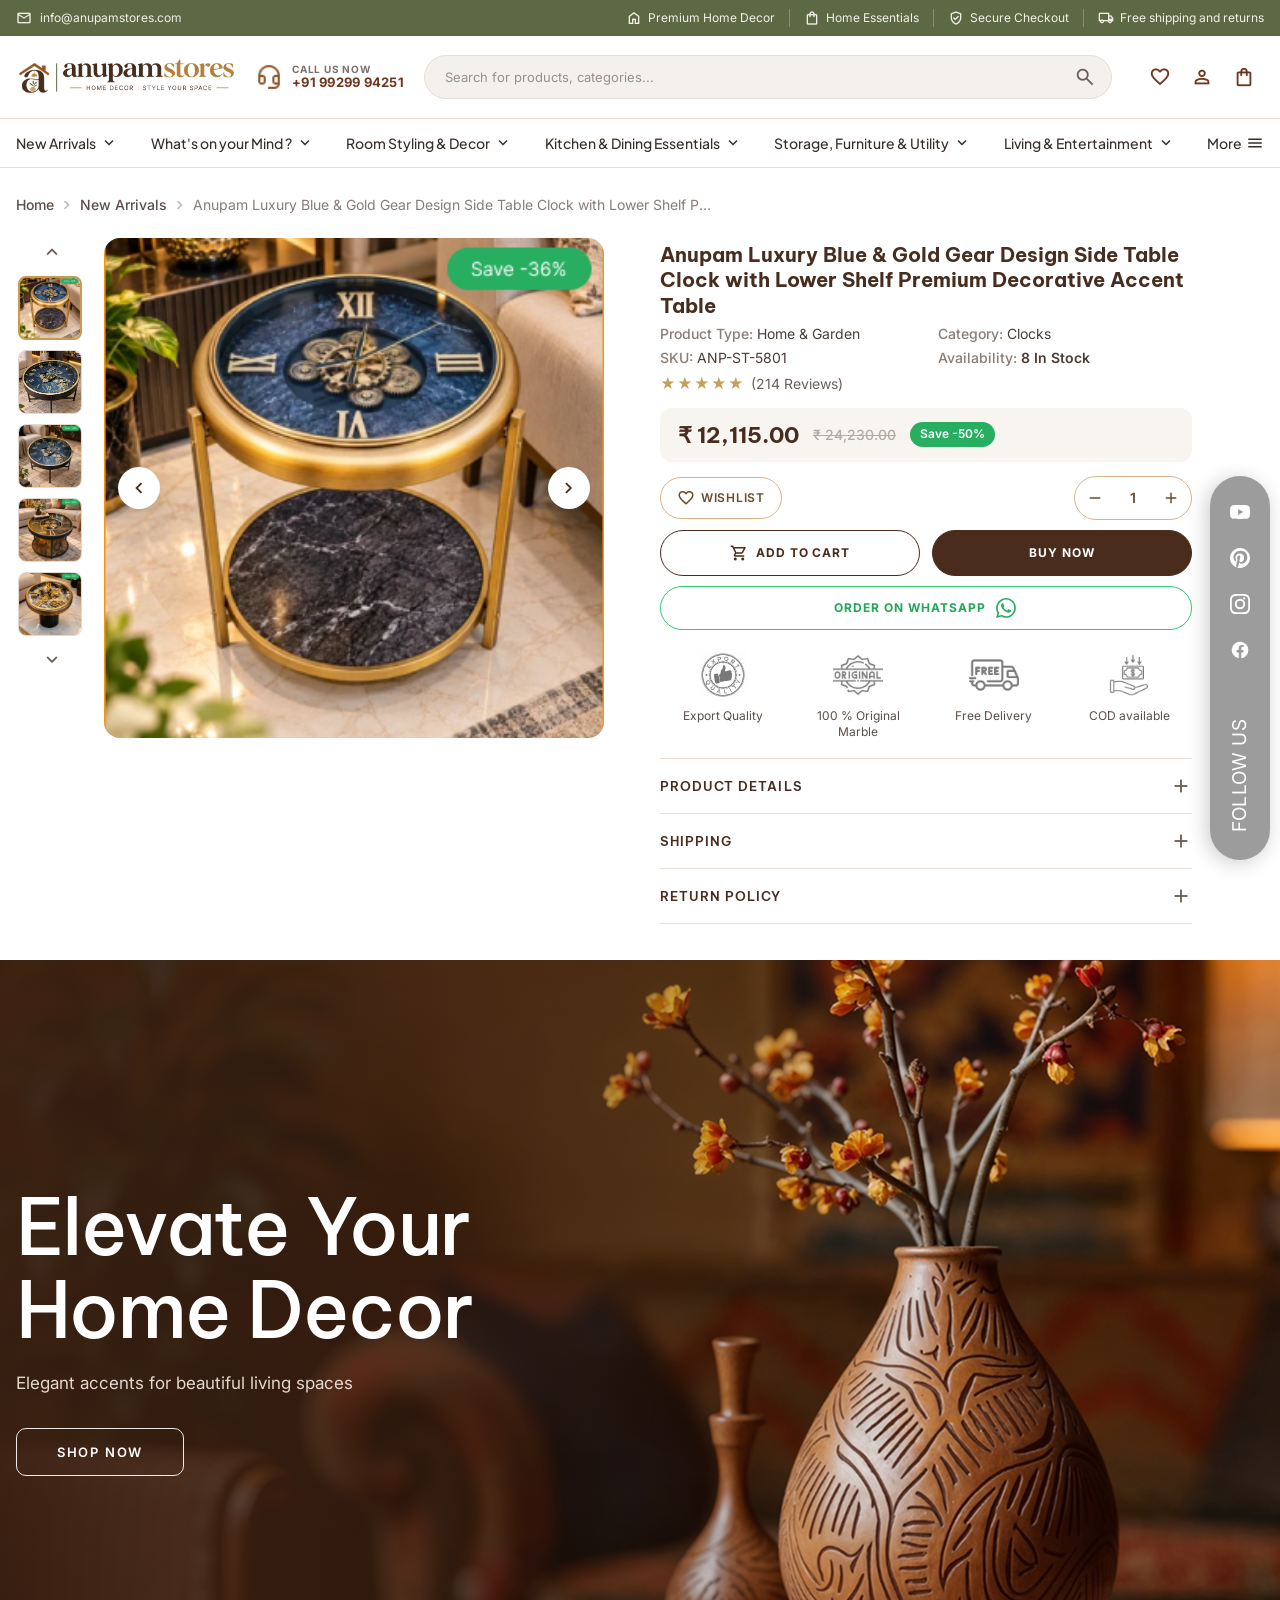
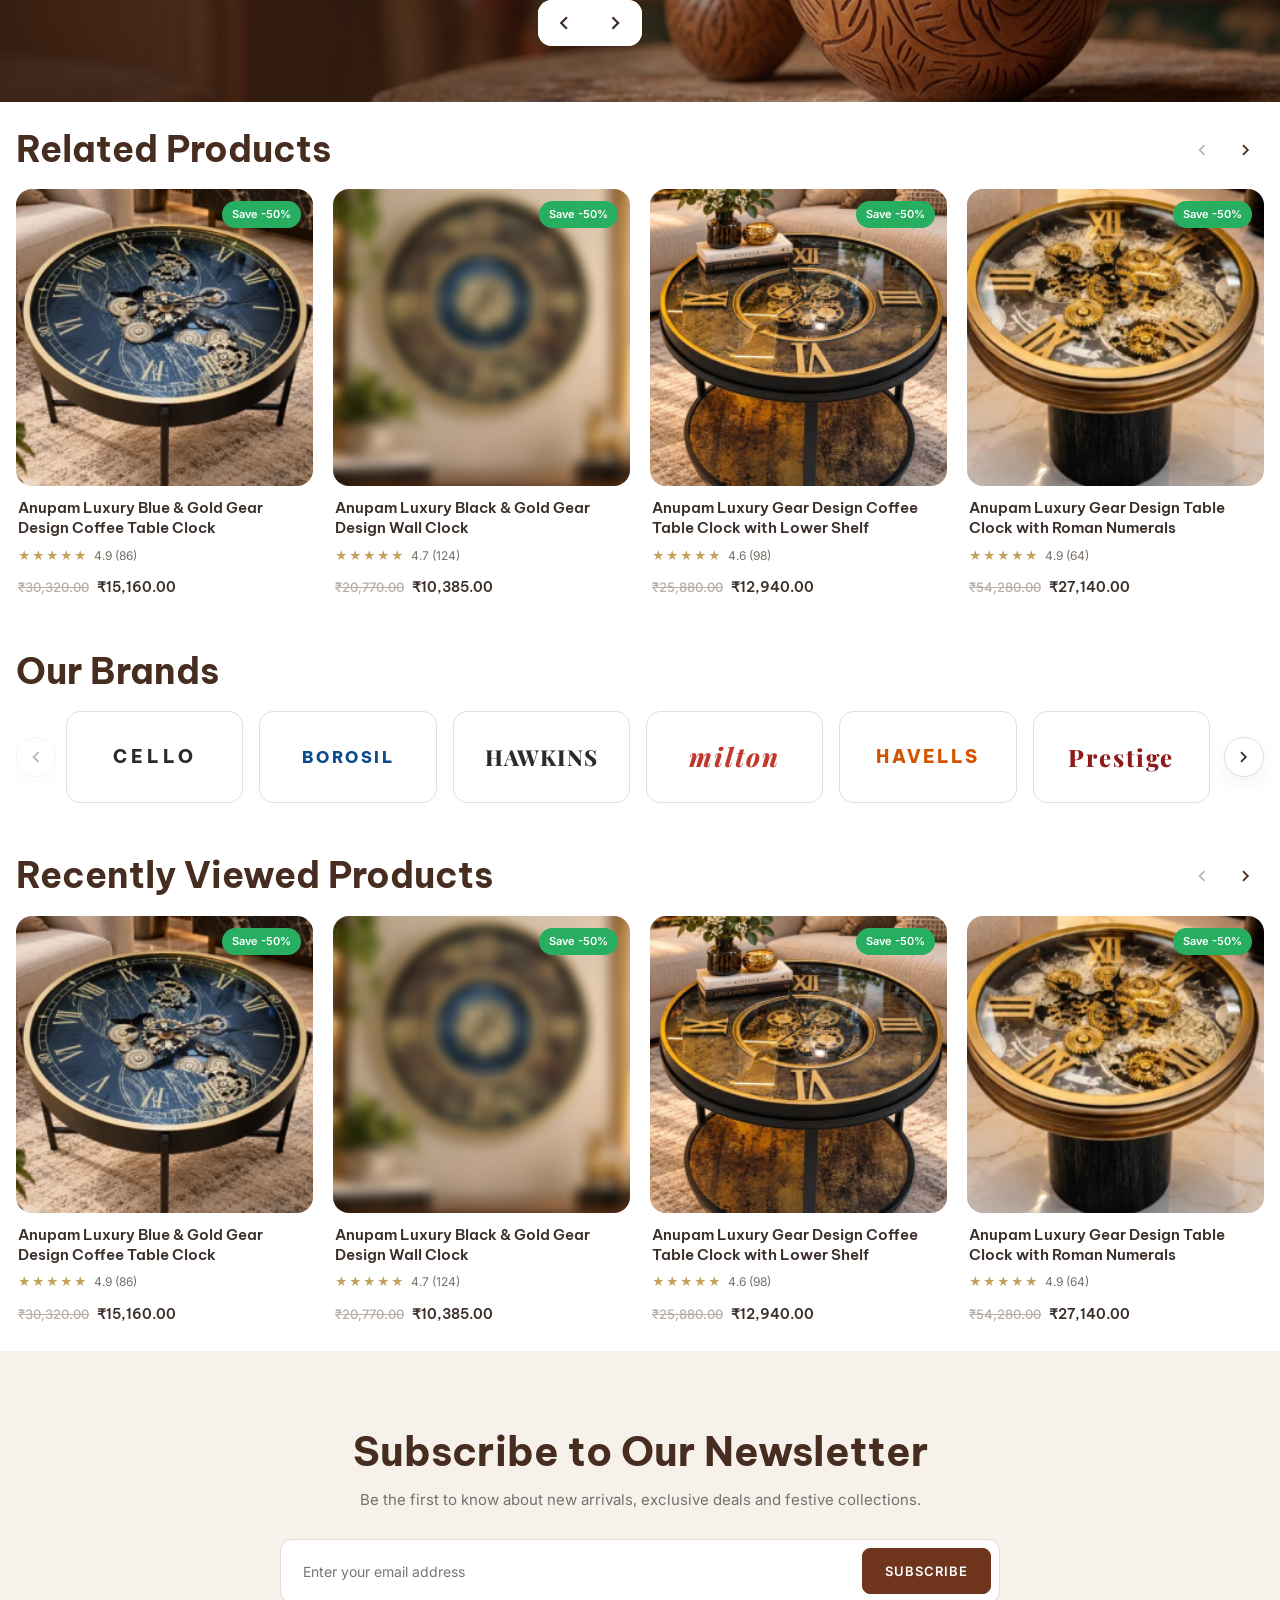
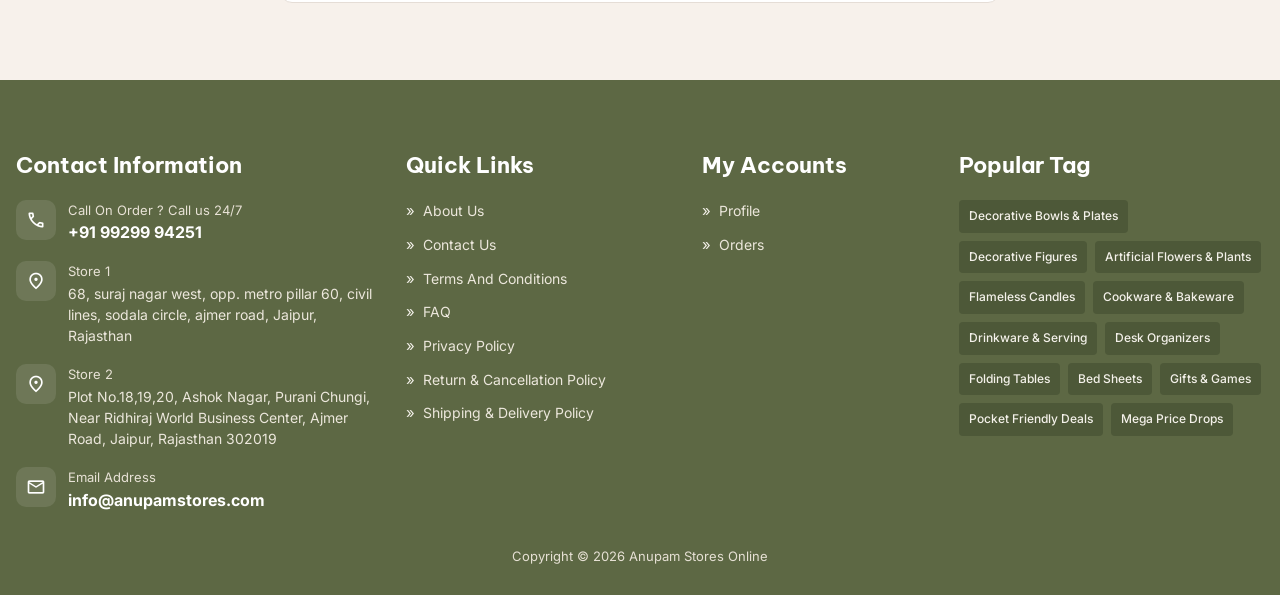
<file: new_html/product-details.html>
<!DOCTYPE html>
<html lang="en" data-base="">
<head>
    <meta charset="UTF-8">
    <meta name="viewport" content="width=device-width, initial-scale=1.0">
    <title>Product | Anupam Stores</title>
    <meta name="description" content="Shop luxury home décor from Anupam Stores.">
    <link rel="icon" href="assets/images/favicon.png" type="image/png">
    <link rel="preconnect" href="https://fonts.googleapis.com">
    <link rel="preconnect" href="https://fonts.gstatic.com" crossorigin>
    <link href="https://fonts.googleapis.com/css2?family=Be+Vietnam+Pro:wght@400;500;600;700;800&family=Inter:wght@400;500;600;700&family=Playfair+Display:wght@400;500;600;700&family=Plus+Jakarta+Sans:wght@400;500;600;700;800&display=swap" rel="stylesheet">
    <link href="https://fonts.googleapis.com/css2?family=Material+Symbols+Outlined:opsz,wght,FILL,GRAD@24,400,0,0" rel="stylesheet">
    <link rel="stylesheet" href="css/style.css">
    <link rel="stylesheet" href="css/collection.css">
    <link rel="stylesheet" href="css/product-details.css">
</head>
<body class="product-page">
    <div data-component="header"></div>
    <div data-component="mobile-drawer"></div>

    <main>
        <section class="pdp" aria-labelledby="pdp-title">
            <div class="container">
                <nav class="collection-crumb pdp-crumb" aria-label="Breadcrumb" data-pdp-crumb></nav>
                <div class="pdp-layout">
                    <div class="pdp-gallery" data-gallery></div>
                    <div class="pdp-info" data-pdp-info></div>
                </div>
            </div>
        </section>

        <div data-component="promo-banner"></div>

        <section class="section collection-bestsellers pdp-products" id="related" aria-labelledby="related-title">
            <div class="container">
                <div class="section-head">
                    <h2 class="section-title" id="related-title">Related Products</h2>
                    <div class="section-controls">
                        <button class="slider-btn prev" type="button" data-related-prev aria-label="Previous related products">
                            <span class="material-symbols-outlined" aria-hidden="true">chevron_left</span>
                        </button>
                        <button class="slider-btn next" type="button" data-related-next aria-label="Next related products">
                            <span class="material-symbols-outlined" aria-hidden="true">chevron_right</span>
                        </button>
                    </div>
                </div>
                <div class="slider-wrapper" data-related-slider>
                    <div class="slider-track collection-best-track" data-slider-track data-related-track></div>
                </div>
            </div>
        </section>

        <div data-component="brands"></div>

        <section class="section collection-bestsellers pdp-products" id="recently-viewed" aria-labelledby="recent-title">
            <div class="container">
                <div class="section-head">
                    <h2 class="section-title" id="recent-title">Recently Viewed Products</h2>
                    <div class="section-controls">
                        <button class="slider-btn prev" type="button" data-recent-prev aria-label="Previous recently viewed products">
                            <span class="material-symbols-outlined" aria-hidden="true">chevron_left</span>
                        </button>
                        <button class="slider-btn next" type="button" data-recent-next aria-label="Next recently viewed products">
                            <span class="material-symbols-outlined" aria-hidden="true">chevron_right</span>
                        </button>
                    </div>
                </div>
                <div class="slider-wrapper" data-recent-slider>
                    <div class="slider-track collection-best-track" data-slider-track data-recent-track></div>
                </div>
            </div>
        </section>

        <div data-component="newsletter"></div>
    </main>

    <div data-component="follow-rail"></div>
    <div data-component="footer"></div>
    <div data-component="quickview"></div>

    <script src="js/shared.js"></script>
    <script src="js/products.js"></script>
    <script src="js/main.js"></script>
    <script src="js/product-details.js"></script>
</body>
</html>
</file>
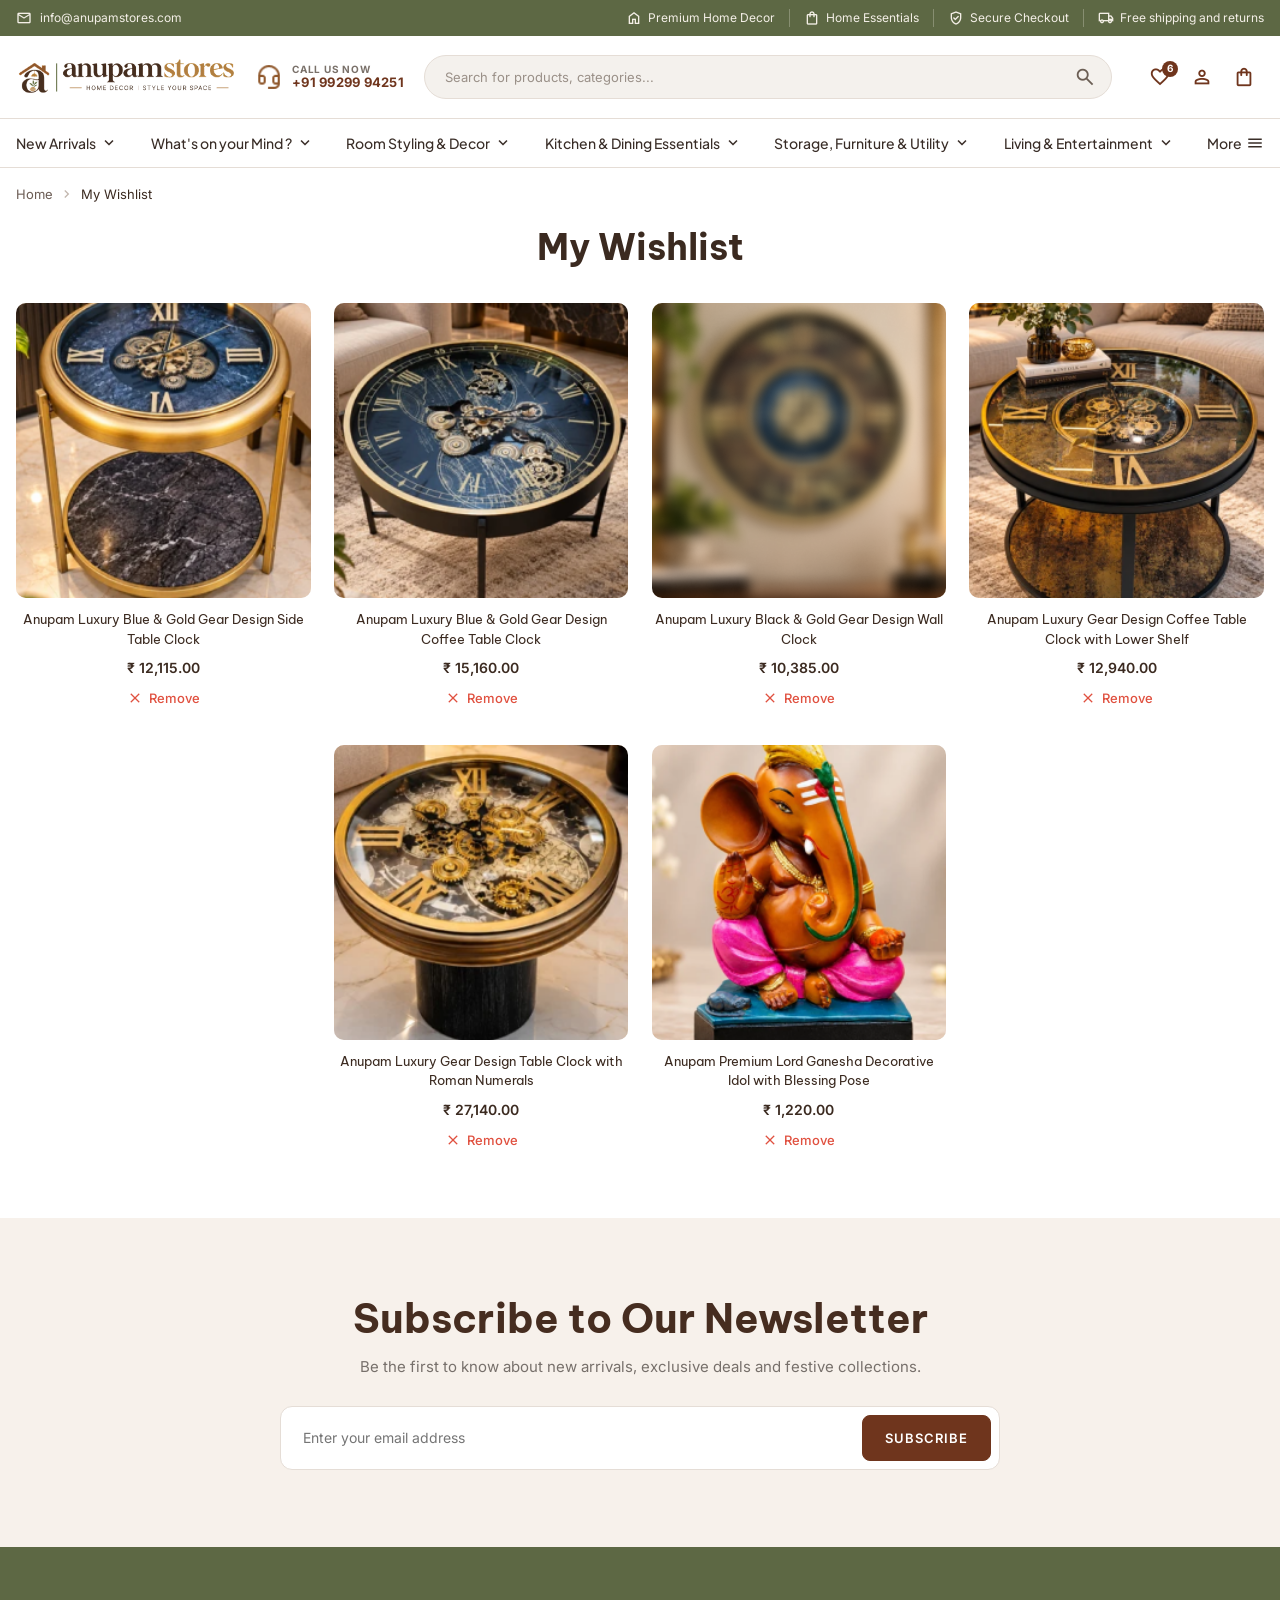
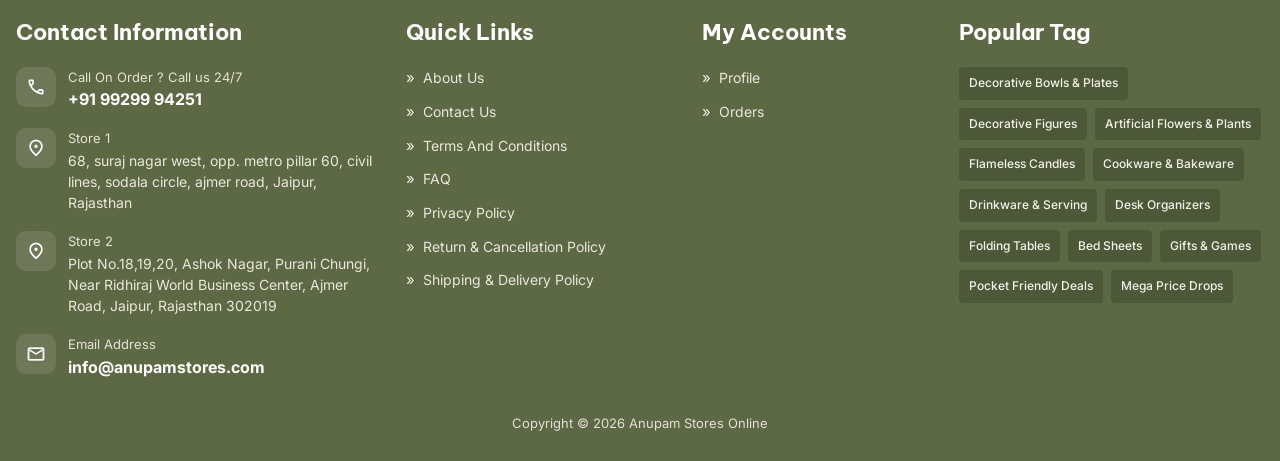
<file: new_html/wishlist.html>
<!DOCTYPE html>
<html lang="en" data-base="">
<head>
    <meta charset="UTF-8">
    <meta name="viewport" content="width=device-width, initial-scale=1.0">
    <title>My Wishlist | Anupam Stores</title>
    <meta name="description" content="Your saved products at Anupam Stores — keep track of the clocks, décor and home essentials you love.">
    <link rel="icon" href="assets/images/favicon.png" type="image/png">
    <link rel="preconnect" href="https://fonts.googleapis.com">
    <link rel="preconnect" href="https://fonts.gstatic.com" crossorigin>
    <link href="https://fonts.googleapis.com/css2?family=Be+Vietnam+Pro:wght@400;500;600;700;800&family=Inter:wght@400;500;600;700&family=Playfair+Display:wght@400;500;600;700&family=Plus+Jakarta+Sans:wght@400;500;600;700;800&display=swap" rel="stylesheet">
    <link href="https://fonts.googleapis.com/css2?family=Material+Symbols+Outlined:opsz,wght,FILL,GRAD@24,400,0,0" rel="stylesheet">
    <link rel="stylesheet" href="css/style.css">
    <link rel="stylesheet" href="css/wishlist.css">
</head>
<body class="wishlist-page">
    <div data-component="header"></div>
    <div data-component="mobile-drawer"></div>

    <main>
        <section class="wishlist" aria-labelledby="wishlist-title">
            <div class="container">
                <nav class="wishlist-crumb" aria-label="Breadcrumb">
                    <a href="index.html">Home</a>
                    <span class="material-symbols-outlined" aria-hidden="true">chevron_right</span>
                    <span aria-current="page">My Wishlist</span>
                </nav>

                <h1 class="wishlist-title" id="wishlist-title">My Wishlist</h1>

                <div class="wishlist-grid" data-wishlist-grid></div>

                <p class="wishlist-empty" data-wishlist-empty hidden>
                    Your wishlist is empty.
                    <a href="collections/new-arrivals.html">Continue shopping</a>
                </p>
            </div>
        </section>

        <div data-component="newsletter"></div>
    </main>

    <div data-component="footer"></div>
    <div data-component="quickview"></div>

    <script src="js/shared.js"></script>
    <script src="js/products.js"></script>
    <script src="js/main.js"></script>
    <script src="js/wishlist.js"></script>
</body>
</html>
</file>
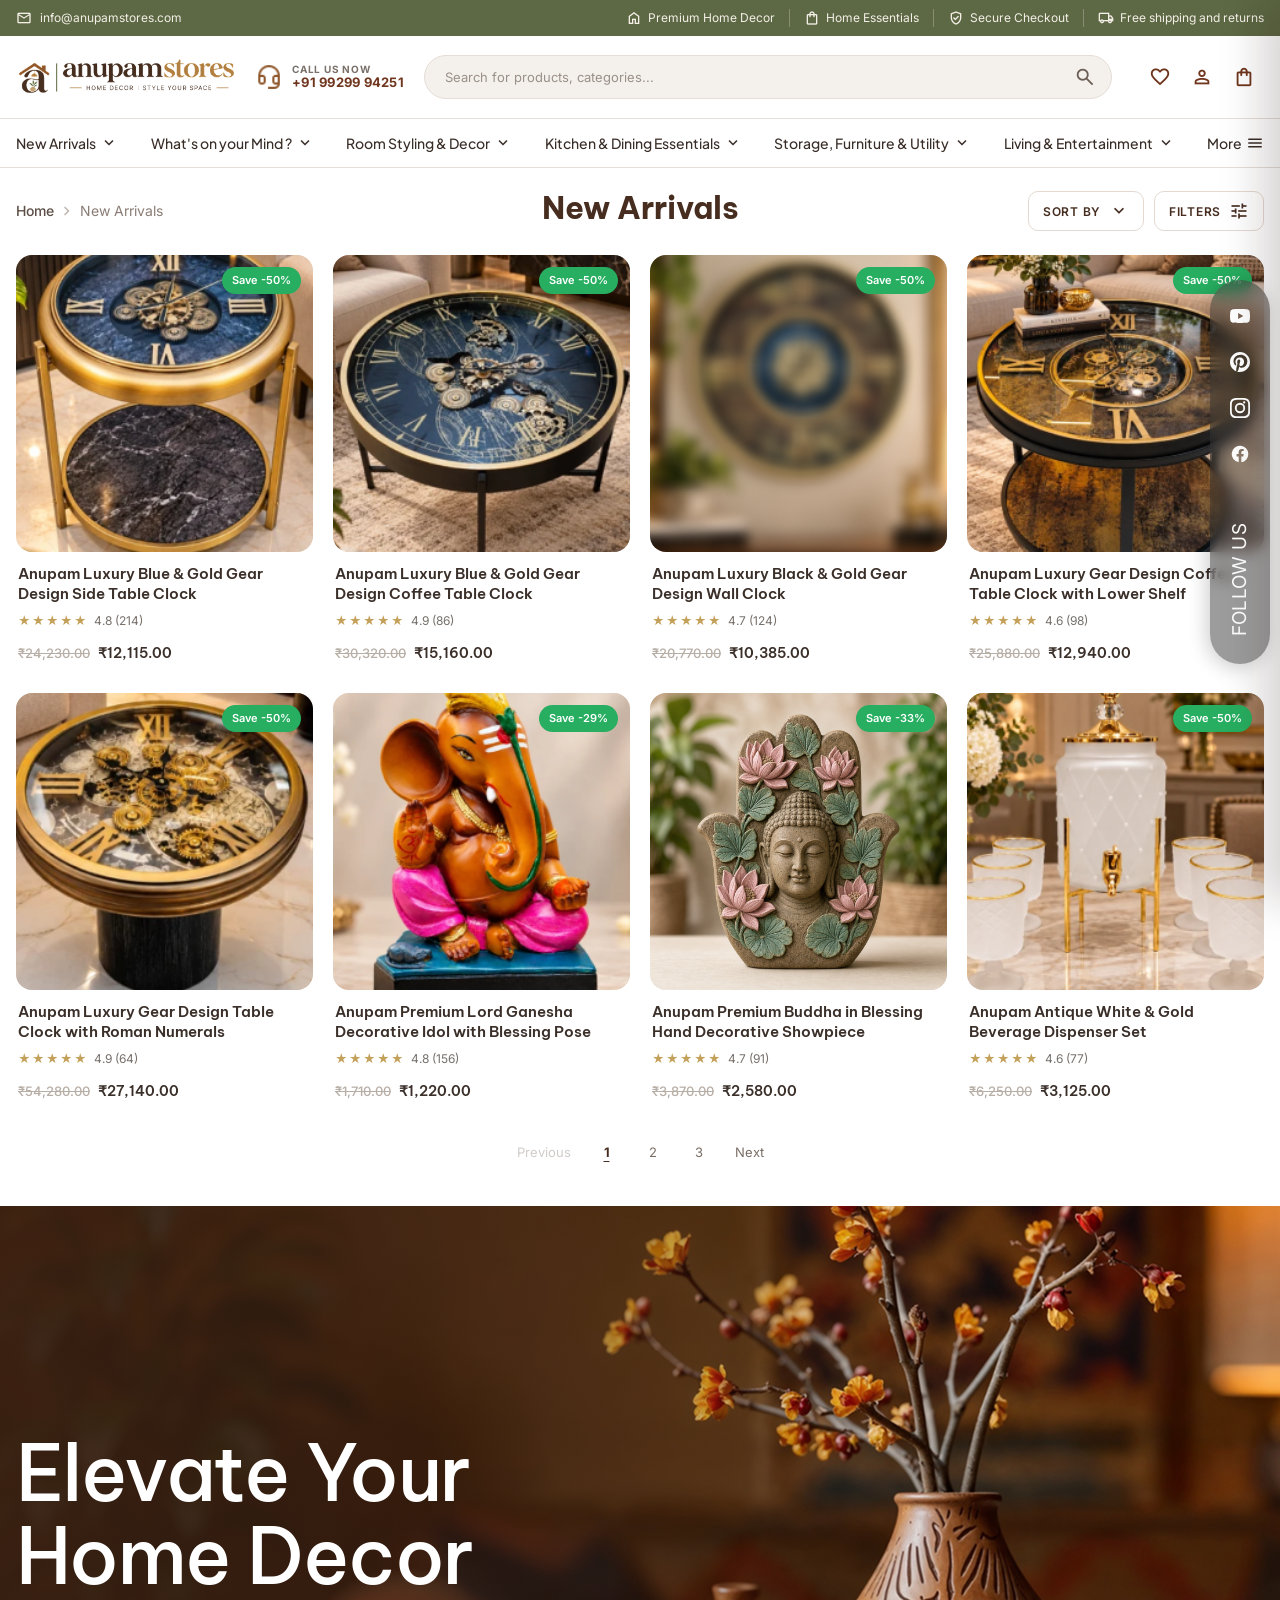
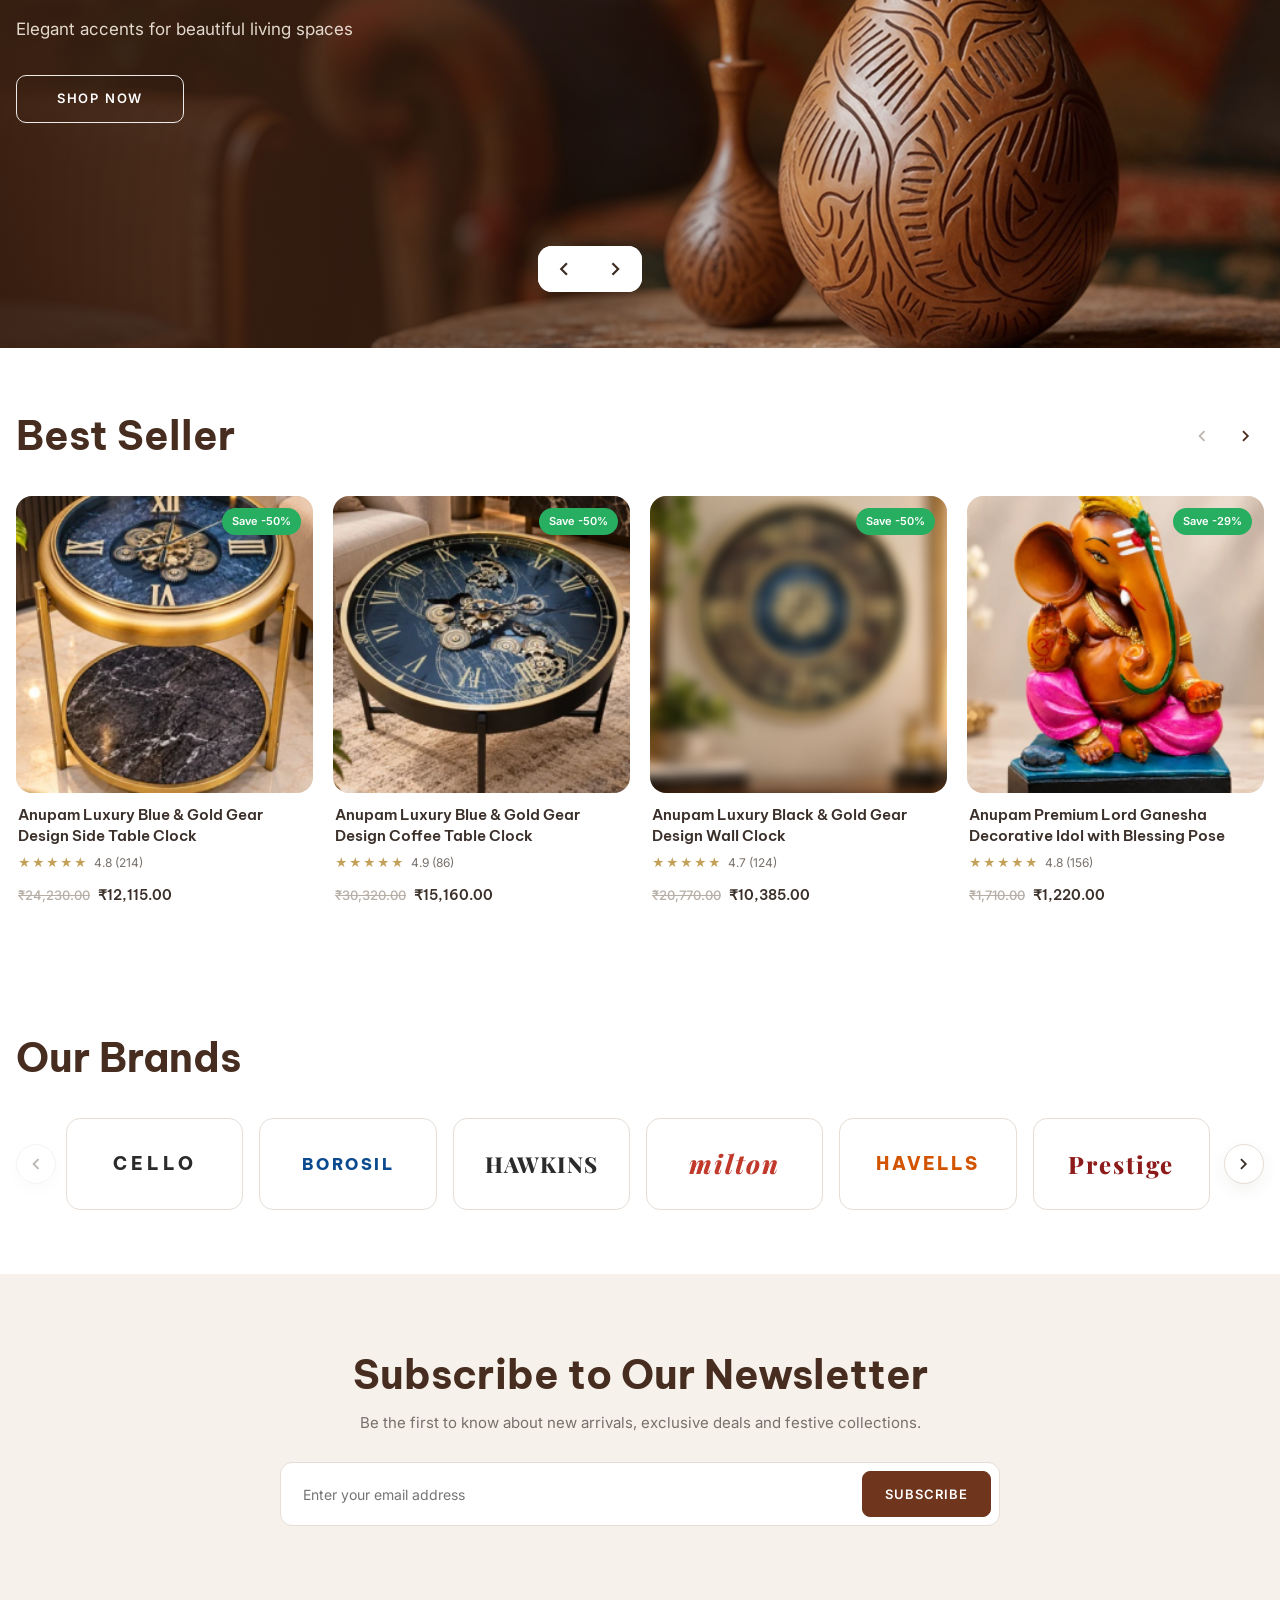
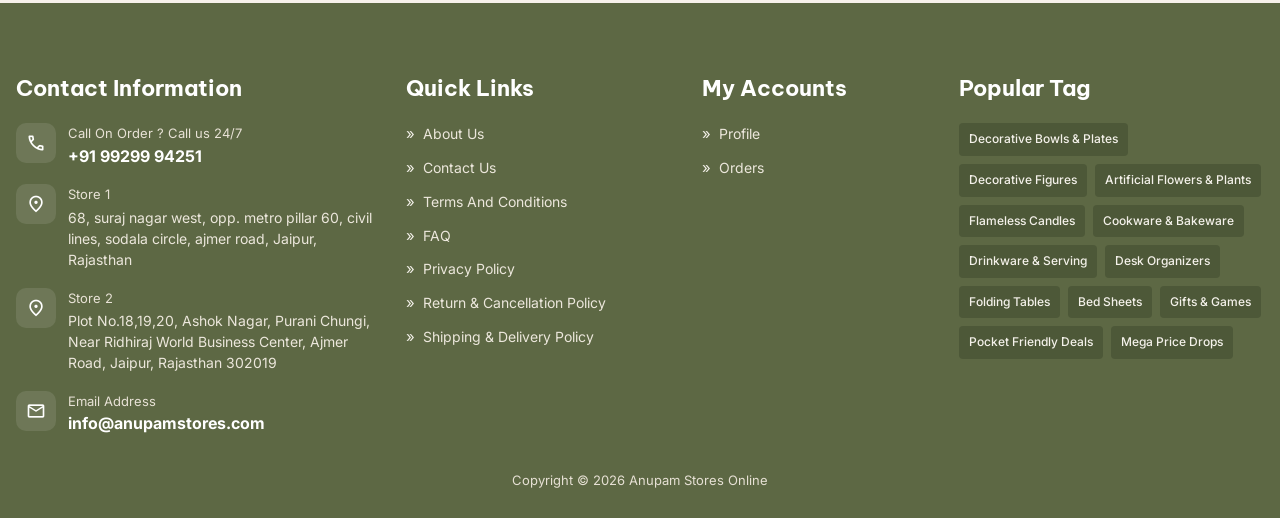
<file: new_html/collections/new-arrivals.html>
<!DOCTYPE html>
<html lang="en" data-base="../">
<head>
    <meta charset="UTF-8">
    <meta name="viewport" content="width=device-width, initial-scale=1.0">
    <title>New Arrivals | Anupam Stores</title>
    <meta name="description" content="Shop New Arrivals from Anupam Stores — curated home décor, clocks, religious idols and gifting pieces.">
    <link rel="icon" href="../assets/images/favicon.png" type="image/png">
    <link rel="preconnect" href="https://fonts.googleapis.com">
    <link rel="preconnect" href="https://fonts.gstatic.com" crossorigin>
    <link href="https://fonts.googleapis.com/css2?family=Be+Vietnam+Pro:wght@400;500;600;700;800&family=Inter:wght@400;500;600;700&family=Playfair+Display:wght@400;500;600;700&family=Plus+Jakarta+Sans:wght@400;500;600;700;800&display=swap" rel="stylesheet">
    <link href="https://fonts.googleapis.com/css2?family=Material+Symbols+Outlined:opsz,wght,FILL,GRAD@24,400,0,0" rel="stylesheet">
    <link rel="stylesheet" href="../css/style.css">
    <link rel="stylesheet" href="../css/collection.css">
</head>
<body class="collection-page">
    <div data-component="header"></div>
    <div data-component="mobile-drawer"></div>

    <main>
        <section class="collection-listing" aria-labelledby="collection-title">
            <div class="container">
                <header class="collection-top">
                    <nav class="collection-crumb" aria-label="Breadcrumb">
                        <a href="../index.html">Home</a>
                        <span class="material-symbols-outlined" aria-hidden="true">chevron_right</span>
                        <span aria-current="page">New Arrivals</span>
                    </nav>
                    <h1 class="collection-title" id="collection-title">New Arrivals</h1>
                    <div class="collection-toolbar">
                        <div class="collection-sort">
                            <button class="collection-sort-toggle" type="button" data-sort-toggle aria-haspopup="listbox" aria-expanded="false" aria-controls="sort-menu">
                                <span data-sort-label>Sort by</span>
                                <span class="material-symbols-outlined" aria-hidden="true">keyboard_arrow_down</span>
                            </button>
                            <div class="collection-sort-menu" id="sort-menu" role="listbox" data-sort-menu hidden>
                                <button type="button" class="collection-sort-option is-active" role="option" data-sort="featured">Featured</button>
                                <button type="button" class="collection-sort-option" role="option" data-sort="best-selling">Best Selling</button>
                                <button type="button" class="collection-sort-option" role="option" data-sort="price-asc">Price: Low to High</button>
                                <button type="button" class="collection-sort-option" role="option" data-sort="price-desc">Price: High to Low</button>
                                <button type="button" class="collection-sort-option" role="option" data-sort="newest">Newest</button>
                            </div>
                        </div>
                        <button class="collection-tool-btn" type="button" data-filter-open aria-haspopup="dialog" aria-controls="filter-drawer" aria-expanded="false">
                            Filters
                            <span class="material-symbols-outlined" aria-hidden="true">tune</span>
                        </button>
                    </div>
                </header>

                <div class="collection-grid" data-collection-grid></div>
                <nav class="collection-pagination" data-pagination aria-label="Product pagination"></nav>
            </div>
        </section>

        <div data-component="promo-banner"></div>

        <section class="section collection-bestsellers" id="collection-bestsellers" aria-labelledby="best-seller-title">
            <div class="container">
                <div class="section-head">
                    <h2 class="section-title" id="best-seller-title">Best Seller</h2>
                    <div class="section-controls">
                        <button class="slider-btn prev" type="button" data-bestseller-prev aria-label="Previous best sellers">
                            <span class="material-symbols-outlined" aria-hidden="true">chevron_left</span>
                        </button>
                        <button class="slider-btn next" type="button" data-bestseller-next aria-label="Next best sellers">
                            <span class="material-symbols-outlined" aria-hidden="true">chevron_right</span>
                        </button>
                    </div>
                </div>
                <div class="slider-wrapper" data-bestseller-slider>
                    <div class="slider-track collection-best-track" data-slider-track data-bestseller-track></div>
                </div>
            </div>
        </section>

        <div data-component="brands"></div>
        <div data-component="newsletter"></div>
    </main>

    <div data-component="follow-rail"></div>
    <div data-component="footer"></div>
    <div data-component="quickview"></div>

    <div class="filter-overlay" data-filter-overlay aria-hidden="true"></div>
    <aside class="filter-drawer" id="filter-drawer" data-filter-drawer role="dialog" aria-modal="true" aria-labelledby="filter-title" aria-hidden="true" inert>
        <div class="filter-drawer-head">
            <h2 class="filter-title" id="filter-title">FILTERS</h2>
            <button class="icon-btn filter-close" type="button" data-filter-close aria-label="Close filters">
                <span class="material-symbols-outlined" aria-hidden="true">close</span>
            </button>
        </div>
        <div class="filter-content">
            <div class="filter-group is-open" data-filter-accordion>
                <button class="filter-group-toggle" type="button" aria-expanded="true">
                    Category
                    <span class="filter-group-icon" aria-hidden="true">−</span>
                </button>
                <div class="filter-group-body">
                    <label class="filter-check-row"><input class="filter-checkbox" type="checkbox" name="category" value="Artificial Flowers &amp; Plants"> Artificial Flowers &amp; Plants</label>
                    <label class="filter-check-row"><input class="filter-checkbox" type="checkbox" name="category" value="Clocks"> Clocks</label>
                    <label class="filter-check-row"><input class="filter-checkbox" type="checkbox" name="category" value="Decorative Bowls &amp; Plates"> Decorative Bowls &amp; Plates</label>
                    <label class="filter-check-row"><input class="filter-checkbox" type="checkbox" name="category" value="Decorative Figures"> Decorative Figures</label>
                    <label class="filter-check-row"><input class="filter-checkbox" type="checkbox" name="category" value="Flameless Candles"> Flameless Candles</label>
                    <label class="filter-check-row"><input class="filter-checkbox" type="checkbox" name="category" value="Religious Items"> Religious Items</label>
                    <label class="filter-check-row"><input class="filter-checkbox" type="checkbox" name="category" value="Fountains &amp; Ponds"> Fountains &amp; Ponds</label>
                    <label class="filter-check-row"><input class="filter-checkbox" type="checkbox" name="category" value="Cookware &amp; Bakeware"> Cookware &amp; Bakeware</label>
                    <label class="filter-check-row"><input class="filter-checkbox" type="checkbox" name="category" value="Storage Containers"> Storage Containers</label>
                    <label class="filter-check-row"><input class="filter-checkbox" type="checkbox" name="category" value="Drinkware &amp; Serving"> Drinkware &amp; Serving</label>
                    <label class="filter-check-row"><input class="filter-checkbox" type="checkbox" name="category" value="Tea Sets"> Tea Sets</label>
                    <label class="filter-check-row"><input class="filter-checkbox" type="checkbox" name="category" value="Measuring Cups"> Measuring Cups</label>
                    <label class="filter-check-row"><input class="filter-checkbox" type="checkbox" name="category" value="Coasters"> Coasters</label>
                </div>
            </div>

            <div class="filter-group" data-filter-accordion>
                <button class="filter-group-toggle" type="button" aria-expanded="false">
                    Smart Savings
                    <span class="filter-group-icon" aria-hidden="true">+</span>
                </button>
                <div class="filter-group-body">
                    <label class="filter-check-row"><input class="filter-checkbox" type="checkbox" name="savings" value="on-sale"> On Sale</label>
                    <label class="filter-check-row"><input class="filter-checkbox" type="checkbox" name="savings" value="best-discount"> Best Discount</label>
                </div>
            </div>

            <div class="filter-group" data-filter-accordion>
                <button class="filter-group-toggle" type="button" aria-expanded="false">
                    Brands
                    <span class="filter-group-icon" aria-hidden="true">+</span>
                </button>
                <div class="filter-group-body">
                    <label class="filter-check-row"><input class="filter-checkbox" type="checkbox" name="brand" value="Anupam"> Anupam</label>
                    <label class="filter-check-row"><input class="filter-checkbox" type="checkbox" name="brand" value="Bajaj"> Bajaj</label>
                    <label class="filter-check-row"><input class="filter-checkbox" type="checkbox" name="brand" value="Borosil"> Borosil</label>
                    <label class="filter-check-row"><input class="filter-checkbox" type="checkbox" name="brand" value="Cello"> Cello</label>
                    <label class="filter-check-row"><input class="filter-checkbox" type="checkbox" name="brand" value="Havells"> Havells</label>
                    <label class="filter-check-row"><input class="filter-checkbox" type="checkbox" name="brand" value="Hawkins"> Hawkins</label>
                    <label class="filter-check-row"><input class="filter-checkbox" type="checkbox" name="brand" value="Milton"> Milton</label>
                    <label class="filter-check-row"><input class="filter-checkbox" type="checkbox" name="brand" value="Pigeon"> Pigeon</label>
                    <label class="filter-check-row"><input class="filter-checkbox" type="checkbox" name="brand" value="Prestige"> Prestige</label>
                </div>
            </div>

            <div class="filter-group" data-filter-accordion>
                <button class="filter-group-toggle" type="button" aria-expanded="false">
                    Availability
                    <span class="filter-group-icon" aria-hidden="true">+</span>
                </button>
                <div class="filter-group-body">
                    <label class="filter-check-row"><input class="filter-checkbox" type="checkbox" name="availability" value="in-stock"> In Stock</label>
                    <label class="filter-check-row"><input class="filter-checkbox" type="checkbox" name="availability" value="out-of-stock"> Out of Stock</label>
                </div>
            </div>

            <div class="filter-group" data-filter-accordion>
                <button class="filter-group-toggle" type="button" aria-expanded="false">
                    Price
                    <span class="filter-group-icon" aria-hidden="true">+</span>
                </button>
                <div class="filter-group-body">
                    <div class="filter-price">
                        <div class="filter-price-values">
                            <span>Min <strong data-price-min-label>₹120.00</strong></span>
                            <span>Max <strong data-price-max-label>₹27,140.00</strong></span>
                        </div>
                        <div class="filter-range">
                            <label class="sr-only" for="price-min">Minimum price</label>
                            <input id="price-min" type="range" min="120" max="27140" value="120" data-price-min>
                            <label class="sr-only" for="price-max">Maximum price</label>
                            <input id="price-max" type="range" min="120" max="27140" value="27140" data-price-max>
                        </div>
                    </div>
                </div>
            </div>
        </div>
        <div class="filter-footer">
            <button class="filter-clear" type="button" data-filter-clear>
                Clear All
                <span class="material-symbols-outlined" aria-hidden="true">arrow_forward</span>
            </button>
        </div>
    </aside>

    <script src="../js/shared.js"></script>
    <script src="../js/products.js"></script>
    <script src="../js/main.js"></script>
    <script src="../js/collection.js"></script>
</body>
</html>
</file>
<file: new_html/css/style.css>
:root {
    --font-heading: 'Be Vietnam Pro', sans-serif;
    --font-section-heading: 'Playfair Display', serif;
    --font-body: 'Plus Jakarta Sans', sans-serif;
    --font-menu: 'Plus Jakarta Sans', sans-serif;
    --olive: #5d683d;
    --olive-dark: #4d5932;
    --cream: #f7f1eb;
    --cream-dark: #eee5dd;
    --brown: #6f351d;
    --brown-dark: #44200f;
    --text: #392d27;
    --muted: #77706b;
    --white: #ffffff;
    --border: #e5ddd6;
    --sale: #27AE60;
    --star: #c4a15a;
    --shadow: 0 10px 30px rgba(57, 45, 39, 0.08);
    --shadow-soft: 0 6px 18px rgba(57, 45, 39, 0.06);
    --radius: 14px;
    --radius-sm: 10px;
    --header-h: 82px;
    --announce-h: 36px;
}

*,
*::before,
*::after {
    box-sizing: border-box;
}

html {
    scroll-behavior: smooth;
    overflow-x: clip;
}

body {
    margin: 0;
    color: var(--text);
    background: var(--white);
    font-family: var(--font-body);
    font-size: 15px;
    line-height: 1.55;
}

img {
    max-width: 100%;
    height: auto;
    display: block;
}

a {
    color: inherit;
    text-decoration: none;
}

button,
input {
    font-family: inherit;
}

button {
    cursor: pointer;
}

ul {
    margin: 0;
    padding: 0;
    list-style: none;
}

h1, h2, h3, h4 {
    margin: 0;
    line-height: 1.2;
}

p {
    margin: 0;
}

address {
    font-style: normal;
}

.sr-only {
    position: absolute;
    width: 1px;
    height: 1px;
    padding: 0;
    margin: -1px;
    overflow: hidden;
    clip: rect(0, 0, 0, 0);
    white-space: nowrap;
    border: 0;
}

.container {
    width: min(100% - 32px, 1400px);
    margin-inline: auto;
}

.material-symbols-outlined {
    font-variation-settings: 'FILL' 0, 'wght' 400, 'GRAD' 0, 'opsz' 24;
    font-size: 22px;
    line-height: 1;
}

.btn {
    display: inline-flex;
    align-items: center;
    justify-content: center;
    gap: 8px;
    min-height: 46px;
    padding: 0 22px;
    border-radius: 8px;
    border: 1px solid transparent;
    font-family: var(--font-body);
    font-size: 13px;
    font-weight: 600;
    letter-spacing: 0.08em;
    text-transform: uppercase;
    transition: background .25s ease, color .25s ease, border-color .25s ease, transform .25s ease;
    white-space: nowrap;
}

.btn .material-symbols-outlined {
    font-size: 18px;
}

.btn-solid {
    background: var(--brown);
    color: var(--white);
    border-color: var(--brown);
}

.btn-solid:hover {
    background: var(--brown-dark);
    border-color: var(--brown-dark);
}

.btn-outline {
    background: transparent;
    color: var(--brown-dark);
    border-color: var(--brown);
}

.btn-outline:hover {
    background: var(--brown);
    color: var(--white);
}

.btn-light {
    background: var(--white);
    color: var(--brown-dark);
}

.btn-light:hover {
    background: var(--cream);
}

.btn-add,
.btn-cart-mobile {
    width: 100%;
    margin-top: 10px;
    background: var(--olive);
    color: var(--white);
    border-color: var(--olive);
    letter-spacing: 0.04em;
}

.btn-add:hover,
.btn-cart-mobile:hover {
    background: var(--olive-dark);
}

.icon-btn {
    position: relative;
    width: 40px;
    height: 40px;
    display: inline-flex;
    align-items: center;
    justify-content: center;
    border: 0;
    background: transparent;
    color: var(--text);
    border-radius: 50%;
    flex-shrink: 0;
}

.icon-btn:hover {
    background: var(--cream);
}

.count-badge {
    position: absolute;
    top: 4px;
    right: 2px;
    min-width: 16px;
    height: 16px;
    padding: 0 4px;
    border-radius: 99px;
    background: var(--brown);
    color: var(--white);
    font-size: 10px;
    font-weight: 700;
    display: none;
    align-items: center;
    justify-content: center;
}

.count-badge.is-visible {
    display: inline-flex;
}

.slider-btn {
    width: 40px;
    height: 40px;
    border-radius: 50%;
    border: 1px solid var(--border);
    background: var(--white);
    color: var(--text);
    display: inline-flex;
    align-items: center;
    justify-content: center;
    box-shadow: var(--shadow-soft);
    flex-shrink: 0;
}

.slider-btn:hover:not(:disabled) {
    border-color: var(--olive);
    color: var(--olive);
}

.slider-btn:disabled {
    opacity: 0.35;
    cursor: not-allowed;
}

.section {
    padding-block: clamp(40px, 5vw, 80px);
}

.section-head {
    display: flex;
    align-items: center;
    justify-content: space-between;
    gap: 16px;
    margin-bottom: clamp(22px, 3vw, 36px);
}

.section-title {
    font-family: var(--font-heading);
    font-size: 40px;
    font-weight: 700;
    color: #462D20;
}

.section-link {
    font-family: var(--font-menu);
    font-size: 14px;
    font-weight: 600;
    color: var(--brown);
    white-space: nowrap;
}

.section-link:hover {
    color: var(--brown-dark);
}

.section-controls {
    display: flex;
    gap: 8px;
}

.slider-wrapper {
    position: relative;
}

.slider-track {
    display: flex;
    gap: 16px;
    overflow-x: auto;
    scroll-snap-type: x mandatory;
    scroll-behavior: smooth;
    scrollbar-width: none;
    -webkit-overflow-scrolling: touch;
}

.slider-track::-webkit-scrollbar {
    display: none;
}

/* Announcement */
.announcement {
    background: #5d6844;
    color: #f4efe7;
    min-height: var(--announce-h);
    display: flex;
    align-items: center;
    padding: 7px 0;
    font-size: 12px;
}

.announcement-inner {
    display: flex;
    align-items: center;
    justify-content: space-between;
    gap: 16px;
}

.announcement-mail {
    display: inline-flex;
    align-items: center;
    gap: 8px;
    color: #f4efe7;
    white-space: nowrap;
}

.announcement-mail .material-symbols-outlined,
.announcement-highlights .material-symbols-outlined {
    font-size: 16px;
}

.announcement-highlights {
    display: flex;
    align-items: center;
    flex-wrap: wrap;
    justify-content: flex-end;
    gap: 0;
    font-size: 12px;
}

.announcement-highlights li {
    display: inline-flex;
    align-items: center;
    gap: 6px;
    padding: 0 14px;
    border-right: 1px solid rgba(244, 239, 231, 0.28);
    white-space: nowrap;
}

.announcement-highlights li:last-child {
    border-right: 0;
    padding-right: 0;
}

/* Header */
.site-header {
    position: sticky;
    top: 0;
    z-index: 50;
    background: var(--white);
}

.header-main {
    background: var(--white);
    border-bottom: 1px solid var(--border);
}

.header-inner {
    min-height: var(--header-h);
    display: flex;
    align-items: center;
    gap: 20px;
}

.logo img {
    width: min(220px, 46vw);
    height: auto;
}

.header-call {
    display: inline-flex;
    align-items: center;
    gap: 10px;
    color: var(--brown);
    flex-shrink: 0;
}

.header-call img {
    width: 26px;
    height: 26px;
    object-fit: contain;
}

.header-call small {
    display: block;
    font-size: 10px;
    font-weight: 700;
    letter-spacing: 0.08em;
    text-transform: uppercase;
    color: #7a716a;
    line-height: 1.2;
}

.header-call strong {
    display: block;
    font-size: 13px;
    font-weight: 700;
    color: var(--brown);
    letter-spacing: 0.02em;
    line-height: 1.2;
}

.header-tools {
    display: flex;
    align-items: center;
    gap: 2px;
    margin-left: 8px;
}

.header-search {
    display: flex;
    align-items: center;
    flex: 1;
    min-width: 180px;
    height: 44px;
    background: #f4f1ed;
    border: 1px solid var(--border);
    border-radius: 999px;
    padding: 0 8px 0 18px;
}

.header-search input {
    flex: 1;
    min-width: 0;
    border: 0;
    background: transparent;
    outline: none;
    font-size: 13px;
    color: #4a403a;
}

.header-search input::placeholder {
    color: #9a9088;
}

.header-search button {
    width: 36px;
    height: 36px;
    border: 0;
    background: transparent;
    color: #6b5e54;
    display: grid;
    place-items: center;
}

.search-toggle {
    display: none;
}

.menu-toggle {
    display: none;
}

.header-main .icon-btn {
    color: var(--brown);
}

.header-main .icon-btn:hover {
    background: var(--cream);
}

.has-sub {
    position: relative;
}

.has-sub .material-symbols-outlined {
    font-size: 18px;
}

.dropdown {
    position: absolute;
    top: 100%;
    left: 0;
    min-width: 240px;
    background: var(--white);
    border: 1px solid var(--border);
    border-radius: 0 0 12px 12px;
    padding: 10px;
    box-shadow: 0 18px 36px rgba(57, 45, 39, 0.12);
    opacity: 0;
    visibility: hidden;
    transform: translateY(8px);
    transition: .2s ease;
    z-index: 40;
    pointer-events: none;
}

.has-sub--right .dropdown {
    left: auto;
    right: 0;
}

.has-sub:hover > .dropdown,
.has-sub:focus-within > .dropdown,
.has-sub.is-open > .dropdown {
    opacity: 1;
    visibility: visible;
    transform: none;
    pointer-events: auto;
}

.dropdown a {
    display: block;
    padding: 9px 12px;
    border-radius: 8px;
    font-size: 13px;
    color: var(--text);
}

.dropdown a:hover {
    background: var(--cream);
    color: var(--brown-dark);
}

/* Secondary nav */
.secondary-nav {
    position: relative;
    background: var(--white);
    border-bottom: 1px solid var(--border);
}

.secondary-nav .container {
    overflow: visible;
}

.secondary-track {
    display: flex;
    align-items: center;
    justify-content: space-between;
    gap: 8px 18px;
    min-height: 48px;
    font-family: var(--font-menu);
    font-size: 14px;
    font-weight: 500;
    white-space: nowrap;
    color: var(--text);
}

.secondary-track > li > a {
    display: inline-flex;
    align-items: center;
    gap: 4px;
    padding: 12px 0;
    color: var(--text);
    line-height: 1;
}

.secondary-track > li > a .material-symbols-outlined {
    display: inline-flex;
    align-items: center;
    justify-content: center;
    font-size: 18px;
    line-height: 1;
    transition: transform .2s ease;
}

.secondary-nav .dropdown a,
.secondary-nav .mega-menu a {
    white-space: normal;
}

.secondary-track > li > a:hover,
.has-sub:hover > a,
.has-mega:hover > a,
.has-sub:focus-within > a,
.has-mega:focus-within > a,
.has-sub.is-open > a,
.has-mega.is-open > a {
    color: var(--brown);
}

.has-mega {
    position: static;
}

.mega-menu {
    position: absolute;
    left: 0;
    right: 0;
    top: 100%;
    background: var(--white);
    border-top: 1px solid var(--border);
    box-shadow: 0 22px 40px rgba(57, 45, 39, 0.14);
    opacity: 0;
    visibility: hidden;
    transform: translateY(8px);
    transition: opacity .2s ease, transform .2s ease, visibility .2s ease;
    z-index: 35;
    pointer-events: none;
    padding: 28px 0 32px;
}

.has-mega:hover > .mega-menu,
.has-mega:focus-within > .mega-menu,
.has-mega.is-open > .mega-menu {
    opacity: 1;
    visibility: visible;
    transform: none;
    pointer-events: auto;
}

.mega-inner--tiles {
    display: grid;
    grid-template-columns: repeat(7, minmax(0, 1fr));
    gap: 16px;
}

.mega-tile {
    display: flex;
    flex-direction: column;
    align-items: center;
    gap: 10px;
    padding: 12px 8px 14px;
    border-radius: 14px;
    text-align: center;
    color: var(--text);
}

.mega-tile img {
    width: 88px;
    height: 88px;
    object-fit: cover;
    border-radius: 50%;
    background: var(--cream);
}

.mega-tile span {
    font-size: 13px;
    font-weight: 600;
    line-height: 1.3;
}

.mega-tile:hover {
    background: var(--cream);
    color: var(--brown-dark);
}

.mega-inner--cols {
    display: grid;
    grid-template-columns: repeat(3, minmax(0, 1fr)) minmax(220px, 0.9fr);
    gap: 28px;
    align-items: start;
}

.mega-inner--cols-2 {
    grid-template-columns: repeat(2, minmax(0, 1fr)) minmax(220px, 1fr);
}

.mega-col h4 {
    font-family: var(--font-heading);
    font-size: 14px;
    font-weight: 700;
    color: var(--brown-dark);
    margin-bottom: 12px;
}

.mega-col ul {
    display: grid;
    gap: 2px;
}

.mega-col a {
    display: block;
    padding: 7px 0;
    font-size: 14px;
    color: var(--text);
}

.mega-col a:hover {
    color: var(--brown);
}

.mega-promo {
    display: flex;
    flex-direction: column;
    padding: 0;
    overflow: hidden;
    border-radius: 16px;
    background: var(--cream);
    color: var(--brown-dark);
    min-height: 0;
    align-self: stretch;
}

.mega-promo img {
    display: block;
    width: 100%;
    height: 180px;
    max-width: none;
    object-fit: cover;
}

.mega-promo span {
    position: static;
    display: block;
    padding: 12px 14px;
    font-size: 14px;
    font-weight: 700;
    line-height: 1.3;
    color: var(--brown-dark);
    text-shadow: none;
}

.follow-rail {
    position: fixed;
    top: 190px;
    right: 10px;
    z-index: 40;
    width: 60px;
    height: 384px;
    border-radius: 32px;
    background: #28282875;
    box-shadow: -3px 3px 20px 0px #00000033;
    display: flex;
    flex-direction: column;
    align-items: center;
    padding: 22px 0 28px;
    gap: 18px;
    backdrop-filter: blur(8px);
}

.follow-rail-icon {
    width: 28px;
    height: 28px;
    display: grid;
    place-items: center;
    color: #fff;
    transition: transform .2s ease, opacity .2s ease;
}

.follow-rail-icon:hover {
    transform: scale(1.15);
    opacity: 0.85;
}

.follow-rail-label {
    margin-top: auto;
    writing-mode: vertical-rl;
    transform: rotate(180deg);
    font-family: Inter, sans-serif;
    font-weight: 400;
    font-size: 19px;
    line-height: 22px;
    letter-spacing: 0.02em;
    text-transform: uppercase;
    color: #fff;
}

@media (max-width: 1023px) {
    .follow-rail {
        display: none;
    }
}

/* Mobile drawer */
.drawer-overlay {
    position: fixed;
    inset: 0;
    background: rgba(57, 45, 39, 0.45);
    z-index: 80;
}

.mobile-drawer {
    position: fixed;
    top: 0;
    right: 0;
    width: min(360px, 88vw);
    height: 100%;
    background: var(--white);
    z-index: 90;
    transform: translateX(100%);
    transition: transform .3s ease;
    padding: 18px 20px 32px;
    overflow-y: auto;
    -webkit-overflow-scrolling: touch;
}

.mobile-drawer.is-open {
    transform: none;
}

.drawer-head {
    display: flex;
    align-items: center;
    justify-content: space-between;
    margin-bottom: 24px;
}

.mobile-drawer nav a {
    display: block;
    padding: 12px 0;
    border-bottom: 1px solid var(--border);
    font-family: var(--font-menu);
    font-weight: 500;
}

/* Hero */
.hero {
    position: relative;
    background: #efe4d6;
}

.hero-slider {
    position: relative;
}

.hero-track {
    gap: 0;
}

.hero-slide {
    position: relative;
    flex: 0 0 100%;
    scroll-snap-align: start;
    min-height: clamp(420px, 58vw, 600px);
    overflow: hidden;
}

.hero-photo {
    position: absolute;
    inset: 0;
    width: 100%;
    height: 100%;
    object-fit: cover;
    object-position: center right;
}

.hero-slide.is-photo {
    min-height: 0;
    aspect-ratio: 1440 / 600;
}

.hero-slide.is-photo .hero-photo {
    object-position: center center;
}

.hero-slide.is-photo::after {
    display: none;
}

.hero-slide.is-interior::after {
    content: "";
    position: absolute;
    inset: 0;
    background:
        linear-gradient(90deg,
            rgba(68, 32, 15, 0.72) 0%,
            rgba(68, 32, 15, 0.42) 38%,
            rgba(68, 32, 15, 0.08) 70%);
    pointer-events: none;
}

.hero-copy {
    position: relative;
    z-index: 2;
    width: min(620px, 48%);
    padding: clamp(36px, 6vw, 80px) 0 clamp(56px, 8vw, 100px);
    margin-left: max(24px, calc((100% - 1400px) / 2 + 24px));
}

.hero-slide.is-photo .hero-copy {
    position: absolute;
    inset: 0;
    width: auto;
    margin: 0;
    padding: 0;
    pointer-events: none;
}

.hero-slide.is-photo .hero-kicker,
.hero-slide.is-photo .hero-title,
.hero-slide.is-photo .hero-text {
    position: absolute;
    width: 1px;
    height: 1px;
    overflow: hidden;
    clip: rect(0, 0, 0, 0);
}

.hero-slide.is-photo .hero-actions {
    pointer-events: auto;
    position: absolute;
    left: 4.6%;
    bottom: 27%;
}

.hero-slide.is-photo .hero-actions .btn {
    opacity: 0;
    min-height: 44px;
    min-width: 168px;
}

.hero-kicker {
    font-family: var(--font-heading);
    font-size: 12px;
    font-weight: 600;
    letter-spacing: 0.28em;
    text-transform: uppercase;
    color: #8a6a4a;
    margin-bottom: 16px;
}

.hero-title {
    font-family: var(--font-section-heading);
    font-size: clamp(32px, 3.8vw, 54px);
    font-weight: 500;
    color: #2c221c;
    margin-bottom: 18px;
}

.hero-title em {
    font-style: italic;
    color: var(--brown);
}

.hero-text {
    max-width: 420px;
    color: #5c4d43;
    font-size: clamp(14px, 1.4vw, 16px);
    margin-bottom: 28px;
}

.hero-actions {
    display: flex;
    flex-wrap: wrap;
    gap: 12px;
}

.hero-copy.on-dark .hero-kicker,
.hero-copy.on-dark .hero-text {
    color: #f3e7d8;
}

.hero-copy.on-dark .hero-title {
    color: var(--white);
}

.hero-copy.on-dark .hero-title em {
    color: #e8c9a8;
}

.hero-copy.on-dark .btn-outline {
    color: var(--white);
    border-color: var(--white);
}

.hero-copy.on-dark .btn-outline:hover {
    background: var(--white);
    color: var(--brown-dark);
}

.hero-btn {
    position: absolute;
    top: 50%;
    transform: translateY(-50%);
    z-index: 3;
    width: 56px;
    height: 56px;
    border-radius: 12px;
    opacity: 1;
    background: #FFFFFF;
    border: 1px solid #FFFFFF;
    box-shadow: none;
    color: #432C1D;
}

.hero-btn.prev { left: 20px; }
.hero-btn.next { right: 20px; }

.hero-btn svg {
    display: block;
}

.hero-btn.next svg {
    transform: scaleX(-1);
}

.hero-btn:hover:not(:disabled) {
    background: #FFFFFF;
    border-color: #FFFFFF;
    color: #432C1D;
}

/* Features */
.features {
    margin-top: -42px;
    position: relative;
    z-index: 4;
    padding-bottom: 12px;
}

.features-grid {
    display: grid;
    grid-template-columns: repeat(4, minmax(0, 1fr));
    gap: 16px;
}

.feature-card {
    display: flex;
    align-items: center;
    gap: 14px;
    background: var(--white);
    border: 1px solid var(--border);
    border-radius: 16px;
    padding: 18px 18px;
    box-shadow: var(--shadow);
    min-width: 0;
}

.feature-icon {
    width: 46px;
    height: 46px;
    border-radius: 12px;
    background: var(--cream);
    display: grid;
    place-items: center;
    flex-shrink: 0;
}

.feature-icon img {
    width: 26px;
    height: 26px;
    object-fit: contain;
}

.feature-card h3 {
    font-family: var(--font-heading);
    font-size: 15px;
    font-weight: 700;
}

.feature-card p {
    color: var(--muted);
    font-size: 13px;
}

/* Categories */
.category-slider {
    display: grid;
    grid-template-columns: auto 1fr auto;
    align-items: center;
    gap: 10px;
}

.category-track {
    gap: 18px;
}

.category-item {
    flex: 0 0 calc((100% - 108px) / 7);
    min-width: 120px;
    scroll-snap-align: start;
    text-align: center;
}

.category-thumb {
    display: block;
    overflow: hidden;
    border-radius: 18px;
    aspect-ratio: 1 / 1;
    background: var(--cream-dark);
}

.category-thumb img {
    width: 100%;
    height: 100%;
    object-fit: cover;
    transition: transform .4s ease;
}

.category-item:hover img {
    transform: scale(1.05);
}

.category-name {
    display: block;
    margin-top: 12px;
    font-family: var(--font-heading);
    font-size: 14px;
    font-weight: 600;
}

/* Products */
.product-card {
    background: var(--white);
    border: 1px solid var(--border);
    border-radius: 16px;
    overflow: hidden;
    min-width: 0;
    display: flex;
    flex-direction: column;
}

.product-image {
    position: relative;
    overflow: hidden;
    background: #f3ece4;
}

.product-image img {
    width: 100%;
    max-width: none;
    aspect-ratio: 1 / 1;
    object-fit: cover;
    transform: scale(1);
    transform-origin: center;
    transition: transform .4s ease, opacity .3s ease, filter .35s ease;
}

.product-card:hover .product-image img {
    transform: scale(1.05);
}

.product-image.has-raster-badge img {
    transform: scale(1.3);
}

.product-card:hover .product-image.has-raster-badge img {
    transform: scale(1.36);
}

.product-image--contain {
    background: #f7f3ee;
}

.product-image--contain img {
    object-fit: contain;
    padding: 12px;
    transform: none;
}

.product-card:hover .product-image--contain img {
    transform: scale(1.04);
}

.badge-sale {
    position: absolute;
    top: 10px;
    right: 10px;
    z-index: 2;
    background: var(--sale);
    color: var(--white);
    font-size: 11px;
    font-weight: 700;
    padding: 6px 10px;
    border-radius: 999px;
    min-width: 78px;
    text-align: center;
}

.product-actions {
    position: absolute;
    top: 12px;
    left: 12px;
    display: flex;
    flex-direction: column;
    gap: 8px;
    z-index: 3;
    opacity: 0;
    transform: translateX(10px);
    transition: .3s ease;
}

.product-card:hover .product-actions,
.product-card:focus-within .product-actions {
    opacity: 1;
    transform: none;
}
.bestsellers{
    background-color: #F8F3EF;
}
.bestsellers .product-card{
    padding: 10px;
}
.bestsellers .product-actions {
    inset: 0;
    top: 0;
    left: 0;
    width: 100%;
    height: 100%;
    flex-direction: row;
    align-items: center;
    justify-content: center;
    gap: 12px;
    transform: translateY(12px);
    pointer-events: none;
}

.bestsellers .product-card:hover .product-actions,
.bestsellers .product-card:focus-within .product-actions {
    transform: none;
    pointer-events: auto;
}
.bestsellers .product-image{
    border-radius: 10px;
    overflow: hidden;
}
.bestsellers .product-image::after {
    content: "";
    position: absolute;
    inset: 0;
    background: rgba(48, 36, 28, 0.18);
    opacity: 0;
    transition: opacity .35s ease;
    pointer-events: none;
    z-index: 1;
}

.bestsellers .product-card:hover .product-image::after,
.bestsellers .product-card:focus-within .product-image::after {
    opacity: 1;
}

.bestsellers .product-card:hover .product-image img,
.bestsellers .product-card:focus-within .product-image img {
    transform: scale(1.06);
    filter: blur(8px);
}

.bestsellers .action-btn {
    width: 44px;
    height: 44px;
    background: var(--white);
    color: #5b514b;
    box-shadow: 0 6px 18px rgba(57, 45, 39, 0.16);
}

.bestsellers .action-btn .material-symbols-outlined {
    font-size: 20px;
}
.new-products{
    background-color: #F8F3EF;
}
.new-products {
    background: #f7f1eb;
}

.new-products .section-link {
    color: #8d6e60;
    font-size: 13px;
    font-weight: 500;
}

.new-products .product-grid {
    gap: 28px 20px;
}

.new-products .product-card {
    border: 0;
    background: transparent;
    border-radius: 0;
    box-shadow: none;
    overflow: visible;
}

.new-products .product-actions {
    display: none;
}

.new-products .product-image {
    isolation: isolate;
    background: #efe7de;
    border-radius: 16px;
    overflow: hidden;
}

.new-products .product-media {
    display: block;
    overflow: hidden;
    aspect-ratio: 1 / 1;
    position: relative;
    z-index: 0;
}

.new-products .product-media img {
    width: 100%;
    height: 100%;
    aspect-ratio: 1 / 1;
    object-fit: cover;
}

.new-products .product-image.has-raster-badge .product-media img {
    transform: scale(1.32);
}

.new-products .product-hover-cta {
    position: absolute;
    top: 50%;
    left: 50%;
    z-index: 3;
    display: inline-flex;
    align-items: center;
    gap: 8px;
    min-height: 44px;
    padding: 0 22px;
    border: 0;
    border-radius: 999px;
    background: #4a2c1c;
    color: #fff;
    font-family: var(--font-body);
    font-size: 14px;
    font-weight: 600;
    letter-spacing: 0.01em;
    white-space: nowrap;
    opacity: 0;
    transform: translate(-50%, -50%) translateY(8px);
    pointer-events: none;
    transition: opacity .3s ease, transform .3s ease, background .2s ease;
}

.new-products .product-card:hover .product-hover-cta,
.new-products .product-card:focus-within .product-hover-cta {
    opacity: 1;
    transform: translate(-50%, -50%);
    pointer-events: auto;
}

.new-products .product-hover-cta:hover {
    background: #3b2216;
}

.new-products .product-image::after {
    content: "";
    position: absolute;
    inset: 0;
    background: rgba(48, 36, 28, 0.28);
    opacity: 0;
    transition: opacity .35s ease;
    pointer-events: none;
    z-index: 2;
}

.new-products .product-card:hover .product-image::after,
.new-products .product-card:focus-within .product-image::after {
    opacity: 1;
}

.new-products .product-card:hover .product-media img,
.new-products .product-card:focus-within .product-media img {
    transform: scale(1.04);
    filter: blur(10px);
}

.new-products .product-card:hover .product-image.has-raster-badge .product-media img,
.new-products .product-card:focus-within .product-image.has-raster-badge .product-media img {
    transform: scale(1.5);
    filter: blur(10px);
}

.new-products .badge-sale {
    top: 12px;
    right: 12px;
    z-index: 1;
    pointer-events: none;
    min-width: 0;
    padding: 5px 10px;
    font-size: 11px;
    font-weight: 600;
    background: #27AE60;
    box-shadow: none;
    transition: filter .35s ease;
}

.new-products .product-card:hover .badge-sale,
.new-products .product-card:focus-within .badge-sale {
    filter: blur(10px);
}

.new-products .product-body {
    padding: 12px 2px 0;
    gap: 8px;
}

.new-products .product-title {
    display: -webkit-box;
    -webkit-line-clamp: 2;
    -webkit-box-orient: vertical;
    overflow: hidden;
    text-overflow: ellipsis;
    min-height: 2.7em;
    font-size: 15px;
    font-weight: 600;
    line-height: 1.35;
    color: #3b2f29;
}

.new-products .product-price {
    gap: 8px;
    margin-top: 0;
    align-items: baseline;
}

.new-products .price-was {
    font-size: 13px;
    font-weight: 500;
    color: #b7aea6;
}

.new-products .price-sale {
    font-size: 14px;
    font-weight: 600;
    color: #3b2f29;
}

.action-btn {
    width: 36px;
    height: 36px;
    border-radius: 50%;
    border: 0;
    background: var(--white);
    color: var(--text);
    box-shadow: var(--shadow-soft);
    display: grid;
    place-items: center;
}

.action-btn .material-symbols-outlined {
    font-size: 18px;
}

.action-btn:hover,
.action-btn.is-active {
    background: var(--olive);
    color: var(--white);
}

.action-btn.is-active .material-symbols-outlined {
    font-variation-settings: 'FILL' 1, 'wght' 400, 'GRAD' 0, 'opsz' 24;
}

.product-body {
    padding: 14px 14px 16px;
    display: flex;
    flex-direction: column;
    gap: 6px;
}

.product-card--featured .product-body {
    flex: 0 0 auto;
}

.product-title {
    font-family: var(--font-heading);
    font-size: 1rem;
    font-weight: 600;
}

.product-desc {
    color: var(--muted);
    font-size: 13px;
    display: -webkit-box;
    -webkit-line-clamp: 2;
    -webkit-box-orient: vertical;
    overflow: hidden;
}

.product-rating {
    display: flex;
    align-items: center;
    gap: 6px;
    color: var(--muted);
    font-size: 12px;
}

.stars {
    color: var(--star);
    letter-spacing: 1px;
}

.product-price {
    display: flex;
    align-items: baseline;
    flex-wrap: wrap;
    gap: 8px;
    margin-top: 4px;
}

.price-sale {
    font-family: var(--font-heading);
    font-weight: 700;
    font-size: 16px;
}

.price-was {
    color: var(--muted);
    text-decoration: line-through;
    font-size: 13px;
}

.price-off {
    color: var(--sale);
    font-size: 12px;
    font-weight: 700;
}

.bestsellers .product-price {
    align-items: center;
}

.bestsellers .price-sale {
    color: var(--olive-dark);
}

.bestsellers .price-was {
    color: #b7aea6;
}

.bestsellers .badge-sale {
    position: static;
    display: inline-flex;
    align-items: center;
    width: fit-content;
    min-width: 0;
    margin-top: 2px;
    background: #27AE60;
    font-size: 11px;
    font-weight: 600;
    line-height: 1;
    padding: 4px 8px;
    border-radius: 4px;
    text-align: left;
}

.bestsellers .product-card--featured .price-sale {
    font-size: 22px;
}

.bestsellers .product-card--featured .price-was {
    font-size: 16px;
}

.btn-cart-mobile {
    display: none;
}

.bestsellers .btn-cart-mobile {
    display: none !important;
}

.new-products .btn-cart-mobile {
    width: 100%;
    justify-content: center;
    gap: 6px;
    margin-top: 8px;
    background: #4a2c1c;
    border-color: #4a2c1c;
    border-radius: 999px;
    color: #fff;
    font-weight: 600;
    letter-spacing: 0.01em;
    text-transform: none;
}

.new-products .btn-cart-mobile:hover {
    background: #3b2216;
    border-color: #3b2216;
}

/* Best sellers */
.bestseller-layout {
    display: grid;
    grid-template-columns: minmax(0, 1.15fr) minmax(0, 0.85fr);
    gap: 18px;
    align-items: stretch;
}

.product-card--featured {
    display: flex;
    flex-direction: column;
}

.product-card--featured .product-image {
    flex: 1;
}

.bestseller-grid {
    display: grid;
    grid-template-columns: repeat(2, minmax(0, 1fr));
    gap: 16px;
}

.product-card--featured {
    height: 100%;
}

.product-card--featured .product-image img {
    aspect-ratio: auto;
    height: 100%;
    min-height: 420px;
    object-fit: cover;
    object-position: center top;
}

.product-card--featured .product-title {
    font-size: 22px;
}

.product-card--featured .product-desc {
    -webkit-line-clamp: 3;
}

/* Deals */
.deals-track {
    gap: 18px;
    align-items: stretch;
}

.deal-card {
    position: relative;
    flex: 0 0 calc(33.333% - 12px);
    min-width: 0;
    min-height: 250px;
    display: grid;
    grid-template-columns: 1fr;
    overflow: hidden;
    border: 0;
    border-radius: 22px;
    scroll-snap-align: start;
    color: #f7f3ee;
    background: #6f7860;
}

.deal-copy {
    position: relative;
    z-index: 2;
    grid-area: 1 / 1;
    display: flex;
    flex-direction: column;
    align-items: flex-start;
    padding: 22px 12px 18px 22px;
    min-width: 0;
    max-width: 64%;
    background: linear-gradient(90deg, rgba(20, 14, 10, 0.55) 0%, rgba(20, 14, 10, 0.22) 70%, transparent 100%);
}

.deal-title {
    font-family: var(--font-heading);
    font-size: 16px;
    font-weight: 700;
    line-height: 1.28;
    color: #fff;
    display: -webkit-box;
    -webkit-line-clamp: 3;
    -webkit-box-orient: vertical;
    overflow: hidden;
}

.deal-stock {
    margin-top: 8px;
    font-size: 12px;
    color: rgba(255, 255, 255, 0.78);
}

.deal-badge {
    display: inline-flex;
    margin-top: 14px;
    background: #e23b4a;
    color: #fff;
    font-size: 11px;
    font-weight: 700;
    padding: 4px 8px;
    border-radius: 4px;
}

.deal-price {
    display: flex;
    align-items: baseline;
    gap: 8px;
    margin-top: 10px;
}

.deal-price .price-was {
    color: rgba(255, 255, 255, 0.55);
    font-size: 13px;
}

.deal-price .price-sale {
    color: #fff;
    font-size: 18px;
    font-weight: 800;
}

.deal-cart {
    display: inline-flex;
    align-items: center;
    gap: 8px;
    margin-top: auto;
    min-height: 40px;
    padding: 0 16px;
    border: 0;
    border-radius: 10px;
    background: #111;
    color: #fff;
    font-family: var(--font-body);
    font-size: 11px;
    font-weight: 700;
    letter-spacing: 0.08em;
    text-transform: uppercase;
}

.deal-cart .material-symbols-outlined {
    font-size: 18px;
}

.deal-cart:hover {
    background: #2a2a2a;
}

.deal-theme-night .deal-cart {
    background: #fff;
    color: #2B180E;
}

.deal-theme-night .deal-cart:hover {
    background: #f4efe9;
    color: #2B180E;
}

.deal-visual {
    position: relative;
    grid-area: 1 / 1;
    z-index: 0;
    overflow: hidden;
}

.deal-visual img {
    position: absolute;
    inset: 0;
    width: 100%;
    height: 100%;
    max-width: none;
    object-fit: cover;
    object-position: center;
    border-radius: 0;
}

.deal-theme-sage {
    background: #7f8968;
}

.deal-theme-night {
    background: #151515;
}

.deal-theme-cocoa {
    background: #6a4128;
}

.deal-theme-olive {
    background: #4f5a38;
}

/* New products */
.product-grid {
    display: grid;
    grid-template-columns: repeat(4, minmax(0, 1fr));
    gap: 18px;
}

/* Promo */
.promo-banner {
    position: relative;
    margin: 0;
    background: #3e2416;
    color: var(--white);
    overflow: hidden;
}

.promo-track {
    display: flex;
    overflow-x: auto;
    scroll-snap-type: x mandatory;
    scroll-behavior: smooth;
    scrollbar-width: none;
}

.promo-track::-webkit-scrollbar {
    display: none;
}

.promo-slide {
    position: relative;
    flex: 0 0 100%;
    min-width: 100%;
    display: flex;
    align-items: center;
    min-height: 420px;
    scroll-snap-align: start;
    overflow: hidden;
}

.promo-slide-img {
    position: absolute;
    inset: 0;
    width: 100%;
    height: 100%;
    max-width: none;
    object-fit: cover;
    object-position: 72% center;
}

.promo-slide-img--vase {
    object-position: 40% center;
}

.promo-slide::after {
    content: "";
    position: absolute;
    inset: 0;
    background: linear-gradient(
        90deg,
        rgba(58, 32, 18, 0.92) 0%,
        rgba(58, 32, 18, 0.78) 24%,
        rgba(58, 32, 18, 0.42) 46%,
        rgba(58, 32, 18, 0.12) 64%,
        rgba(58, 32, 18, 0) 82%
    );
    pointer-events: none;
}

.promo-copy {
    position: relative;
    z-index: 1;
    display: flex;
    flex-direction: column;
    align-items: flex-start;
    padding-block: 72px;
}

.promo-title,
.promo-copy p {
    max-width: 640px;
}

.promo-title {
    font-family: var(--font-section-heading);
    font-size: clamp(42px, 6vw, 80px);
    font-weight: 500;
    line-height: 1.08;
    letter-spacing: -0.02em;
    color: #fff;
    margin-bottom: 18px;
}

.promo-copy p {
    color: rgba(255, 247, 238, 0.86);
    margin-bottom: 32px;
    font-size: 17px;
    font-weight: 400;
}

.btn-promo {
    align-self: flex-start;
    min-width: 168px;
    min-height: 48px;
    padding: 0 28px;
    background: transparent;
    color: #fff;
    border: 1px solid rgba(255, 255, 255, 0.9);
    border-radius: 10px;
    letter-spacing: 0.14em;
}

.btn-promo:hover {
    background: #fff;
    color: #3e2416;
}

.promo-nav {
    position: absolute;
    left: 42%;
    bottom: 56px;
    z-index: 2;
    display: inline-flex;
    align-items: center;
    background: #fff;
    border-radius: 14px;
    overflow: hidden;
    box-shadow: 0 10px 28px rgba(0, 0, 0, 0.2);
}

.promo-arrow {
    width: 52px;
    height: 46px;
    border: 0;
    background: #fff;
    color: #3a2a22;
    display: grid;
    place-items: center;
}

.promo-arrow .material-symbols-outlined {
    font-size: 26px;
}

.promo-arrow:hover {
    background: #f6efe8;
}

.promo-arrow:disabled {
    opacity: 0.35;
}

@media (min-width: 1024px) {
    .promo-banner,
    .promo-slide {
        min-height: 742px;
    }
}

/* Featured */
.featured {
    background: #F8F3EF;
}

.featured .slider-btn {
    width: 36px;
    height: 36px;
    border: 0;
    background: transparent;
    box-shadow: none;
    color: #4a2c1c;
}

.featured .slider-btn:hover:not(:disabled) {
    color: #6f351d;
}

.featured-track {
    gap: 20px;
}

.featured-track .product-card {
    flex: 0 0 calc(25% - 15px);
    scroll-snap-align: start;
    background: transparent;
    border: 0;
    box-shadow: none;
    overflow: visible;
}

.featured .product-actions {
    display: none;
}

.featured .product-image {
    isolation: isolate;
    border: 1px solid #F49612;
    border-radius: 16px;
    overflow: hidden;
    background: #fff;
}

.featured .product-media {
    display: block;
    overflow: hidden;
    aspect-ratio: 1 / 1;
    position: relative;
    z-index: 0;
}

.featured .product-media img {
    width: 100%;
    height: 100%;
    aspect-ratio: 1 / 1;
    object-fit: cover;
}

.featured .product-image--contain {
    background: #fff;
}

.featured .product-image--contain .product-media img {
    object-fit: contain;
    padding: 16px;
    transform: none;
}

.featured .product-hover-cta {
    position: absolute;
    top: 50%;
    left: 50%;
    z-index: 3;
    display: inline-flex;
    align-items: center;
    gap: 8px;
    min-height: 44px;
    padding: 0 20px;
    border: 0;
    border-radius: 999px;
    background: #4a2c1c;
    color: #fff;
    font-family: var(--font-body);
    font-size: 13px;
    font-weight: 600;
    letter-spacing: 0.06em;
    text-transform: uppercase;
    white-space: nowrap;
    opacity: 0;
    transform: translate(-50%, -50%) translateY(8px);
    pointer-events: none;
    transition: opacity .3s ease, transform .3s ease, background .2s ease;
}

.featured .product-card:hover .product-hover-cta,
.featured .product-card:focus-within .product-hover-cta {
    opacity: 1;
    transform: translate(-50%, -50%);
    pointer-events: auto;
}

.featured .product-hover-cta:hover {
    background: #3b2216;
}

.featured .product-image::after {
    content: "";
    position: absolute;
    inset: 0;
    background: rgba(48, 36, 28, 0.22);
    opacity: 0;
    transition: opacity .35s ease;
    pointer-events: none;
    z-index: 1;
}

.featured .product-card:hover .product-image::after,
.featured .product-card:focus-within .product-image::after {
    opacity: 1;
}

.featured .product-card:hover .product-media img,
.featured .product-card:focus-within .product-media img {
    transform: scale(1.06);
    filter: blur(8px);
}

.featured .product-card:hover .product-image--contain .product-media img,
.featured .product-card:focus-within .product-image--contain .product-media img {
    transform: scale(1.04);
    filter: blur(8px);
}

.featured .badge-sale {
    top: 12px;
    right: 12px;
    z-index: 4;
    isolation: isolate;
    transform: translateZ(0);
    pointer-events: none;
    min-width: 0;
    padding: 5px 10px;
    font-size: 11px;
    font-weight: 600;
    background: #27AE60;
}

.featured .product-body {
    padding: 14px 6px 0;
    gap: 8px;
    align-items: center;
    text-align: center;
}

.featured .product-title {
    width: 100%;
    font-size: 14px;
    font-weight: 600;
    line-height: 1.4;
    color: #3b2f29;
    white-space: nowrap;
    overflow: hidden;
    text-overflow: ellipsis;
}

.featured .product-price {
    justify-content: center;
    gap: 8px;
    margin-top: 0;
}

.featured .price-was {
    font-size: 13px;
    color: #B38041;
}

.featured .price-sale {
    font-size: 14px;
    font-weight: 600;
    color: #6f4a32;
}

/* Brands */
.brand-slider {
    display: grid;
    grid-template-columns: auto 1fr auto;
    align-items: center;
    gap: 10px;
}

.brand-track {
    gap: 16px;
}

.brand-card {
    flex: 0 0 calc(16.666% - 14px);
    min-width: 140px;
    height: 92px;
    border: 1px solid var(--border);
    border-radius: 14px;
    background: var(--white);
    display: grid;
    place-items: center;
    scroll-snap-align: start;
    padding: 12px;
}

.brand-mark {
    font-weight: 800;
    letter-spacing: 0.08em;
    color: #2b2b2b;
}

.brand-cello { font-family: var(--font-heading); letter-spacing: 0.22em; font-size: 18px; }
.brand-borosil { font-family: var(--font-heading); letter-spacing: 0.16em; font-size: 16px; color: #0b4a8f; }
.brand-hawkins { font-family: var(--font-section-heading); font-size: 22px; letter-spacing: 0.04em; }
.brand-milton { font-family: var(--font-section-heading); font-style: italic; font-size: 26px; color: #c0392b; text-transform: lowercase; }
.brand-havells { font-family: var(--font-heading); font-size: 18px; color: #d35400; letter-spacing: 0.12em; }
.brand-prestige { font-family: var(--font-section-heading); font-size: 24px; color: #8e1b1b; }
.brand-pigeon { font-family: var(--font-heading); font-size: 22px; color: #1a73b8; letter-spacing: 0.02em; }
.brand-bajaj { font-family: var(--font-heading); font-size: 22px; letter-spacing: 0.18em; }

/* Newsletter */
.newsletter {
    background: var(--cream);
    padding-block: clamp(48px, 6vw, 84px);
    text-align: center;
}

.newsletter-inner {
    max-width: 720px;
}

.newsletter .section-title {
    overflow-wrap: break-word;
    white-space: normal;
}

.newsletter p {
    color: var(--muted);
    margin: 12px auto 28px;
}

.newsletter-form {
    display: flex;
    gap: 10px;
    background: var(--white);
    border: 1px solid var(--border);
    border-radius: 12px;
    padding: 8px;
}

.newsletter-form input {
    flex: 1;
    min-width: 0;
    border: 0;
    outline: none;
    padding: 10px 14px;
    font-size: 14px;
}

/* Footer */
.site-footer {
    background: #5d6844;
    color: #f4f1ea;
}

.footer-grid {
    display: grid;
    grid-template-columns: 1.35fr 1fr 0.85fr 1.15fr;
    gap: 40px 32px;
    padding-block: clamp(48px, 6vw, 72px) 28px;
}

.site-footer h3 {
    font-family: var(--font-heading);
    font-size: 22px;
    font-weight: 700;
    color: #fff;
    margin-bottom: 22px;
}

.footer-contact,
.footer-links {
    display: grid;
    gap: 18px;
    font-size: 14px;
    color: #ece7dc;
}

.footer-contact li {
    display: flex;
    gap: 12px;
    align-items: flex-start;
}

.footer-icon {
    flex-shrink: 0;
    width: 40px;
    height: 40px;
    border-radius: 10px;
    background: rgba(255, 255, 255, 0.1);
    color: #fff;
    display: grid;
    place-items: center;
    font-size: 20px;
}

.footer-label {
    display: block;
    font-size: 13px;
    color: #e8e2d6;
    margin-bottom: 2px;
}

.footer-value {
    display: block;
    font-size: 16px;
    font-weight: 700;
    color: #fff;
    line-height: 1.3;
}

.footer-contact address {
    font-style: normal;
    font-size: 14px;
    line-height: 1.5;
    color: #ece7dc;
}

.footer-links {
    gap: 12px;
}

.footer-links a {
    display: flex;
    align-items: flex-start;
    gap: 8px;
    color: #ece7dc;
}

.footer-links a::before {
    content: "»";
    flex-shrink: 0;
    font-size: 15px;
    line-height: 1.4;
    color: #f4f1ea;
}

.footer-links a:hover,
.footer-contact a:hover {
    color: var(--white);
}

.tag-cloud {
    display: flex;
    flex-wrap: wrap;
    gap: 8px;
}

.tag-cloud a {
    border: 0;
    border-radius: 4px;
    padding: 7px 10px;
    font-size: 12px;
    font-weight: 500;
    color: #f4f1ea;
    background: #4d5838;
}

.tag-cloud a:hover {
    background: #445032;
    color: #fff;
}

.footer-bottom {
    border-top: 0;
    padding: 8px 0 28px;
    text-align: center;
    font-size: 13px;
    color: #e6e0d4;
}

/* Modal + toast */
.modal {
    position: fixed;
    inset: 0;
    background: rgba(57, 45, 39, 0.5);
    z-index: 100;
    display: grid;
    place-items: center;
    padding: 16px;
}

.modal[hidden],
.toast[hidden],
.drawer-overlay[hidden] {
    display: none !important;
}

.modal-panel {
    position: relative;
    width: min(720px, 100%);
    background: var(--white);
    border-radius: 18px;
    overflow: hidden;
    display: grid;
    grid-template-columns: 1fr 1fr;
}

.modal-panel img {
    width: 100%;
    height: 100%;
    object-fit: cover;
    aspect-ratio: 1 / 1;
}

.modal-body {
    padding: 28px 24px;
    display: flex;
    flex-direction: column;
    gap: 12px;
    justify-content: center;
}

.modal-body h3 {
    font-family: var(--font-heading);
    font-size: 22px;
}

.modal-close {
    position: absolute;
    top: 8px;
    right: 8px;
    background: var(--white);
    z-index: 2;
}

.toast {
    position: fixed;
    bottom: 20px;
    right: 20px;
    background: var(--olive-dark);
    color: var(--white);
    padding: 12px 16px;
    border-radius: 10px;
    z-index: 110;
    box-shadow: var(--shadow);
}

.header-search.is-open {
    display: flex;
}

/* Tablet */
@media (min-width: 768px) and (max-width: 1023px) {
    .container {
        width: min(100% - 28px, 1400px);
    }

    .section-title {
        font-size: 36px;
    }

    .primary-nav {
        display: none;
    }

    .header-call {
        display: none;
    }

    .announcement-highlights li:nth-child(n + 3) {
        display: none;
    }

    .menu-toggle {
        display: inline-flex;
    }

    .header-search {
        flex: 1;
        min-width: 0;
        width: auto;
    }

    .header-inner {
        min-height: 68px;
        gap: 12px;
    }

    .secondary-track {
        justify-content: flex-start;
        gap: 22px;
    }

    .mega-inner--tiles {
        grid-template-columns: repeat(4, minmax(0, 1fr));
    }

    .mega-inner--cols,
    .mega-inner--cols-2 {
        grid-template-columns: repeat(2, minmax(0, 1fr));
    }

    .mega-promo {
        grid-column: 1 / -1;
    }

    .mega-promo img {
        height: 140px;
    }

    .hero-slide {
        min-height: 420px;
        aspect-ratio: auto;
    }

    .hero-slide.is-photo {
        aspect-ratio: auto;
        min-height: 420px;
    }

    .hero-slide.is-photo::after {
        display: block;
        content: "";
        position: absolute;
        inset: 0;
        background: linear-gradient(90deg, #efe6d8 0%, #efe6d8 52%, rgba(239, 230, 216, 0.9) 62%, rgba(239, 230, 216, 0.25) 74%, transparent 84%);
        pointer-events: none;
    }

    .hero-slide.is-photo .hero-copy {
        position: relative;
        inset: auto;
        width: min(460px, 86%);
        margin-left: 28px;
        padding: 48px 0 72px;
        pointer-events: auto;
    }

    .hero-slide.is-photo .hero-kicker,
    .hero-slide.is-photo .hero-title,
    .hero-slide.is-photo .hero-text {
        position: static;
        width: auto;
        height: auto;
        overflow: visible;
        clip: auto;
    }

    .hero-slide.is-photo .hero-actions {
        position: static;
        left: auto;
        bottom: auto;
    }

    .hero-slide.is-photo .hero-actions .btn {
        opacity: 1;
        min-width: 0;
    }

    .btn-cart-mobile {
        display: inline-flex;
        min-height: 40px;
        font-size: 12px;
    }

    .new-products .product-hover-cta {
        display: none;
    }

    .new-products .product-image::after {
        display: none;
        opacity: 0;
    }

    .product-actions {
        opacity: 1;
        transform: none;
    }

    .bestsellers .product-actions {
        opacity: 0;
        transform: translateY(12px);
    }

    .bestsellers .product-card:hover .product-actions,
    .bestsellers .product-card:focus-within .product-actions {
        opacity: 1;
        transform: none;
    }

    .features-grid {
        grid-template-columns: repeat(2, minmax(0, 1fr));
    }

    .category-item {
        flex: 0 0 calc(25% - 14px);
        min-width: 140px;
    }

    .bestseller-layout {
        grid-template-columns: 1fr;
    }

    .product-card--featured {
        display: grid;
        grid-template-columns: 1.1fr 0.9fr;
    }

    .product-card--featured .product-image img {
        aspect-ratio: 1 / 1;
        min-height: 0;
        height: auto;
    }

    .deal-card {
        flex-basis: calc(50% - 9px);
        min-height: 230px;
    }

    .deal-title {
        font-size: 15px;
    }

    .product-grid {
        grid-template-columns: repeat(3, minmax(0, 1fr));
    }

    .featured-track .product-card {
        flex-basis: calc(33.333% - 12px);
    }

    .brand-card {
        flex-basis: calc(33.333% - 12px);
    }

    .promo-slide {
        min-height: 520px;
    }

    .promo-nav {
        left: 50%;
        transform: translateX(-50%);
        bottom: 28px;
    }

    .footer-grid {
        grid-template-columns: 1fr 1fr;
        gap: 28px;
    }
}

/* Desktop */
@media (min-width: 1024px) {
    .btn-cart-mobile {
        display: none;
    }
}

@media (min-width: 1280px) {
    .hero-copy {
        width: min(540px, 46%);
    }
}

/* Mobile */
@media (max-width: 767px) {
    .container {
        width: min(100% - 24px, 1400px);
    }

    .primary-nav,
    .header-search,
    .header-call,
    .announcement-highlights {
        display: none;
    }

    .header-search.is-open {
        display: flex;
        position: absolute;
        left: 12px;
        right: 12px;
        top: calc(100% + 8px);
        width: auto;
        z-index: 30;
        background: var(--white);
        box-shadow: var(--shadow);
    }

    .site-header {
        position: sticky;
        z-index: 50;
    }

    .header-inner {
        position: relative;
        min-height: 62px;
        gap: 6px;
        justify-content: space-between;
    }

    .header-tools {
        margin-left: auto;
        flex-shrink: 0;
    }

    .search-toggle,
    .menu-toggle {
        display: inline-flex;
    }

    .logo img {
        width: 148px;
    }

    .secondary-nav .container {
        overflow: visible;
    }

    .secondary-scroller {
        overflow-x: auto;
        overflow-y: hidden;
        scrollbar-width: none;
        -webkit-overflow-scrolling: touch;
    }

    .secondary-scroller::-webkit-scrollbar {
        display: none;
    }

    .secondary-track {
        justify-content: flex-start;
        flex-wrap: nowrap;
        gap: 18px;
        min-height: 44px;
        min-width: 100%;
        width: max-content;
        font-size: 12px;
        overflow: visible;
        white-space: nowrap;
    }

    .secondary-track > li {
        flex: 0 0 auto;
    }

    .secondary-track > li > a {
        padding: 10px 0;
    }

    .secondary-nav .has-sub,
    .secondary-nav .has-mega {
        position: static;
    }

    .secondary-nav .dropdown,
    .secondary-nav .mega-menu {
        display: none;
    }

    .secondary-nav > .dropdown.is-open-panel,
    .secondary-nav > .mega-menu.is-open-panel {
        display: block;
        position: absolute;
        left: 0;
        right: 0;
        top: 100%;
        min-width: 0;
        width: 100%;
        max-height: min(70vh, 520px);
        overflow-y: auto;
        -webkit-overflow-scrolling: touch;
        opacity: 1;
        visibility: visible;
        transform: none;
        pointer-events: auto;
        z-index: 60;
        border-radius: 0;
        box-shadow: 0 16px 28px rgba(57, 45, 39, 0.14);
    }

    .secondary-nav > .mega-menu.is-open-panel {
        padding: 16px 0 20px;
    }

    .mega-inner--tiles {
        grid-template-columns: repeat(2, minmax(0, 1fr));
        gap: 10px;
    }

    .mega-inner--cols,
    .mega-inner--cols-2 {
        grid-template-columns: 1fr;
        gap: 16px;
    }

    .mega-tile img {
        width: 64px;
        height: 64px;
    }

    .mega-promo img {
        height: 120px;
    }

    .has-sub.is-open > a .material-symbols-outlined,
    .has-mega.is-open > a .material-symbols-outlined {
        transform: rotate(180deg);
    }

    .hero-slide {
        min-height: 0;
        aspect-ratio: auto;
        display: flex;
        flex-direction: column;
    }

    .hero {
        --hero-image-h: 240px;
    }

    .hero-slide.is-photo {
        aspect-ratio: auto;
        min-height: 0;
    }

    .hero-photo {
        position: relative;
        height: var(--hero-image-h);
        object-position: right center;
    }

    .hero-slide.is-photo .hero-photo {
        width: 100%;
        max-width: none;
        height: var(--hero-image-h);
        margin-left: 0;
        object-fit: cover;
        object-position: 80% 42%;
        transform: scale(1.85);
        transform-origin: 90% 50%;
    }

    .hero-slide.is-photo::after {
        display: block;
        background: linear-gradient(90deg, var(--cream) 0%, var(--cream) 28%, rgba(247, 241, 235, 0.65) 58%, transparent 100%);
        inset: 0 auto auto 0;
        width: 55%;
        height: var(--hero-image-h);
        pointer-events: none;
    }

    .hero-slide.is-interior::after {
        display: none;
        background: none;
    }

    .hero-slide.is-interior .hero-photo {
        height: var(--hero-image-h);
        object-position: 70% center;
    }

    .hero-btn {
        --hero-arrow-size: 28px;
        top: calc((var(--hero-image-h) - var(--hero-arrow-size)) / 2);
        transform: none;
        width: var(--hero-arrow-size);
        height: var(--hero-arrow-size);
        border-radius: 6px;
    }

    .hero-btn.prev { left: 12px; }
    .hero-btn.next { right: 12px; }

    .hero-btn svg {
        width: 14px;
        height: 14px;
    }

    .hero-slide.is-photo .hero-copy {
        position: relative;
        inset: auto;
        width: 100%;
        margin: 0;
        padding: 22px 16px 28px;
        pointer-events: auto;
        background: var(--cream);
    }

    .hero-slide.is-photo .hero-kicker,
    .hero-slide.is-photo .hero-title,
    .hero-slide.is-photo .hero-text {
        position: static;
        width: auto;
        height: auto;
        overflow: visible;
        clip: auto;
    }

    .hero-slide.is-photo .hero-actions {
        position: static;
        left: auto;
        bottom: auto;
    }

    .hero-slide.is-photo .hero-actions .btn {
        opacity: 1;
        min-width: 0;
        flex: 1;
    }

    .hero-copy,
    .hero-copy.on-dark {
        width: 100%;
        margin: 0;
        padding: 22px 16px 28px;
        background: var(--cream);
        color: var(--text);
    }

    .hero-copy.on-dark .hero-kicker,
    .hero-copy.on-dark .hero-text {
        color: var(--muted);
    }

    .hero-copy.on-dark .hero-title {
        color: var(--text);
    }

    .hero-copy.on-dark .hero-title em {
        color: var(--brown);
    }

    .hero-copy.on-dark .btn-outline {
        color: var(--brown-dark);
        border-color: var(--brown);
    }

    .hero-actions {
        display: flex;
        flex-direction: column;
        align-items: stretch;
        gap: 10px;
    }

    .hero-actions .btn {
        width: 100%;
        flex: none;
        min-width: 0;
        padding: 0 12px;
        font-size: 12px;
        letter-spacing: 0.06em;
    }

    .hero-title {
        font-size: clamp(28px, 8vw, 36px);
    }

    .features {
        margin-top: 16px;
    }

    .features-grid {
        grid-template-columns: repeat(2, minmax(0, 1fr));
        gap: 10px;
    }

    .feature-card {
        padding: 12px;
        gap: 10px;
        align-items: flex-start;
    }

    .feature-card h3 {
        font-size: 12px;
        line-height: 1.3;
        overflow-wrap: break-word;
    }

    .feature-card p {
        font-size: 12px;
    }

    .section-title {
        font-size: 22px;
    }

    .section-link {
        font-size: 12px;
    }

    .product-body {
        padding: 12px 10px 14px;
    }

    .bestsellers .badge-sale {
        font-size: 10px;
        padding: 3px 6px;
    }

    .btn-cart-mobile,
    .btn-add {
        letter-spacing: 0.03em;
        font-size: 10px;
        padding: 0 6px;
        min-height: 36px;
    }

    .category-slider {
        grid-template-columns: 1fr;
    }

    .category-slider > .slider-btn {
        display: none;
    }

    .category-item {
        flex: 0 0 128px;
        min-width: 128px;
    }

    .bestseller-layout {
        grid-template-columns: 1fr;
        gap: 12px;
    }

    .bestseller-grid,
    .product-grid {
        grid-template-columns: repeat(2, minmax(0, 1fr));
        gap: 12px;
        width: 100%;
        min-width: 0;
    }

    .bestsellers .product-card {
        padding: 6px;
        min-width: 0;
    }

    .bestsellers .product-title {
        font-size: 13px;
        line-height: 1.3;
        display: -webkit-box;
        -webkit-line-clamp: 2;
        -webkit-box-orient: vertical;
        overflow: hidden;
        overflow-wrap: anywhere;
    }

    .bestsellers .product-price {
        gap: 4px;
        row-gap: 2px;
    }

    .bestsellers .price-sale {
        font-size: 13px;
    }

    .bestsellers .price-was {
        font-size: 11px;
    }

    .bestsellers .product-rating {
        font-size: 11px;
        flex-wrap: wrap;
    }

    .bestsellers .product-body {
        padding: 8px 6px 10px;
        min-width: 0;
    }

    .bestseller-grid .product-actions {
        top: 8px;
        right: 6px;
        gap: 6px;
    }

    .bestseller-grid .action-btn {
        width: 28px;
        height: 28px;
    }

    .product-card--featured {
        grid-column: 1 / -1;
        display: flex;
        flex-direction: column;
    }

    .product-card--featured .product-image img {
        aspect-ratio: 1 / 1;
        min-height: 0;
        height: auto;
    }

    .product-card--featured .product-title {
        font-size: 16px;
    }

    .product-actions {
        opacity: 1;
        transform: none;
        left: auto;
        right: 10px;
        top: 42px;
    }

    .bestsellers .product-actions {
        inset: auto;
        top: 42px;
        left: auto;
        right: 10px;
        width: auto;
        height: auto;
        flex-direction: column;
        gap: 8px;
        pointer-events: auto;
        transform: none;
    }

    .bestsellers .product-card:hover .product-image img,
    .bestsellers .product-card:focus-within .product-image img {
        filter: none;
        transform: scale(1);
    }

    .new-products .product-hover-cta {
        display: none;
    }

    .new-products .product-image::after {
        display: none;
        opacity: 0;
    }

    .new-products .btn-cart-mobile {
        display: inline-flex;
        width: 100%;
        min-height: 38px;
        padding: 0 10px;
        font-size: 12px;
    }

    .new-products .badge-sale {
        z-index: 4;
        filter: none;
    }

    .new-products .product-card:hover .product-media img,
    .new-products .product-card:focus-within .product-media img,
    .new-products .product-card:hover .product-image.has-raster-badge .product-media img,
    .new-products .product-card:focus-within .product-image.has-raster-badge .product-media img,
    .new-products .product-card:hover .badge-sale,
    .new-products .product-card:focus-within .badge-sale {
        filter: none;
    }

    .featured .product-hover-cta {
        display: none;
    }

    .featured .product-card:hover .product-media img,
    .featured .product-card:focus-within .product-media img,
    .featured .product-card:hover .product-image--contain .product-media img,
    .featured .product-card:focus-within .product-image--contain .product-media img {
        filter: none;
    }

    .featured .product-image::after {
        display: none;
    }

    .bestsellers .product-image::after {
        display: none;
    }

    .bestsellers .action-btn {
        width: 36px;
        height: 36px;
    }

    .product-actions .action-btn:not([data-add-cart]):not([data-wishlist]) {
        display: none;
    }

    .btn-cart-mobile {
        display: inline-flex;
        min-height: 38px;
        font-size: 11px;
        padding: 0 10px;
    }

    .deal-card {
        flex-basis: 88%;
        min-height: 220px;
    }

    .deal-copy {
        padding: 16px 8px 14px 16px;
    }

    .deal-title {
        font-size: 14px;
    }

    .deal-cart {
        min-height: 36px;
        padding: 0 12px;
        font-size: 10px;
    }

    .featured-track .product-card {
        flex-basis: calc(80% - 8px);
    }

    .brand-slider {
        grid-template-columns: 1fr;
    }

    .brand-slider > .slider-btn {
        display: none;
    }

    .brand-card {
        flex-basis: calc(50% - 8px);
        min-width: 140px;
    }

    .promo-slide {
        min-height: 420px;
        align-items: flex-end;
    }

    .promo-slide-img {
        object-position: 80% center;
    }

    .promo-copy {
        padding: 36px 0 88px;
        max-width: none;
    }

    .promo-title {
        font-size: clamp(36px, 10vw, 48px);
    }

    .promo-nav {
        left: 50%;
        bottom: 20px;
        transform: translateX(-50%);
    }

    .newsletter-form {
        flex-direction: column;
        background: transparent;
        border: 0;
        padding: 0;
    }

    .newsletter-form input {
        background: var(--white);
        border: 1px solid var(--border);
        border-radius: 10px;
    }

    .footer-grid {
        grid-template-columns: 1fr 1fr;
        gap: 28px 16px;
    }

    .footer-grid > section {
        min-width: 0;
    }

    .footer-grid > section:first-child,
    .footer-grid > section:last-child {
        grid-column: 1 / -1;
    }

    .site-footer h3 {
        font-size: 18px;
        margin-bottom: 14px;
    }

    .footer-links {
        gap: 10px;
        font-size: 13px;
    }

    .footer-links a {
        overflow-wrap: anywhere;
    }

    .modal-panel {
        grid-template-columns: 1fr;
    }

    .announcement {
        font-size: 11px;
        letter-spacing: 0.02em;
    }

    .product-desc {
        display: none;
    }
}

@media (max-width: 480px) {
    .logo img {
        width: 128px;
    }

    .icon-btn {
        width: 36px;
        height: 36px;
    }

    .hero {
        --hero-image-h: 210px;
    }

    .hero-photo {
        height: var(--hero-image-h);
    }

    .category-item {
        flex: 0 0 112px;
        min-width: 112px;
    }

    .deal-card {
        flex-basis: 88%;
    }

    .featured-track .product-card {
        flex-basis: 86%;
    }

    .feature-icon {
        width: 38px;
        height: 38px;
    }

    .header-tools .icon-btn[aria-label="Account"] {
        display: none;
    }

    .product-title {
        font-size: 13px;
    }

    .price-sale {
        font-size: 14px;
    }
}

@media (max-width: 360px) {
    .header-tools .icon-btn[aria-label="Account"] {
        display: none;
    }

    .product-title {
        font-size: 13px;
    }

    .bestsellers .product-title {
        font-size: 12px;
    }

    .bestsellers .price-sale {
        font-size: 12px;
    }

    .bestsellers .badge-sale {
        font-size: 9px;
        padding: 3px 5px;
    }

    .price-sale {
        font-size: 14px;
    }
}
</file>
<file: new_html/css/blog.css>
body.blog-page {
    --font-body: 'Inter', sans-serif;
    font-family: 'Inter', sans-serif;
}

.blog-page h1,
.blog-page h2,
.blog-page h3,
.blog-page h4,
.blog-page .blog-card-title,
.blog-page .section-title {
    font-family: 'Be Vietnam Pro', sans-serif;
}

.blog-listing {
    padding: 0 0 clamp(36px, 5vw, 64px);
}

.blog-crumb {
    position: static;
    transform: none;
    top: auto;
    left: auto;
    padding: 18px 0 28px;
    max-width: 100%;
}

.blog-list {
    display: flex;
    flex-direction: column;
    gap: clamp(20px, 3vw, 32px);
}

.blog-card {
    display: grid;
    grid-template-columns: minmax(0, 1.02fr) minmax(0, 1fr);
    gap: 28px 40px;
    align-items: center;
    min-width: 0;
    padding: 22px;
    border-radius: 12px;
    background: #F8F5F1;
    transition: transform .3s ease, box-shadow .3s ease;
}

.blog-card--image-right {
    grid-template-columns: minmax(0, 1fr) minmax(0, 1.02fr);
}

.blog-card--image-right .blog-card-image {
    order: 2;
}

.blog-card--image-right .blog-card-body {
    order: 1;
}

.blog-card-image {
    display: block;
    min-width: 0;
    overflow: hidden;
    border-radius: 8px;
    aspect-ratio: 16 / 10;
    background: #efe8e0;
}

.blog-card-image img {
    width: 100%;
    height: 100%;
    object-fit: cover;
    border-radius: 8px;
    transition: transform .4s ease;
}

.blog-card-body {
    min-width: 0;
    display: flex;
    flex-direction: column;
    align-items: flex-start;
    gap: 14px;
    padding: 4px 8px 4px 0;
}

.blog-card--image-right .blog-card-body {
    padding: 4px 0 4px 8px;
}

.blog-card-title {
    margin: 0;
    font-size: clamp(20px, 2vw, 30px);
    font-weight: 700;
    line-height: 1.28;
    color: #462D20;
    overflow-wrap: anywhere;
}

.blog-card-title a {
    color: inherit;
}

.blog-card-title a:hover {
    color: #6f351d;
}

.blog-card-meta {
    display: flex;
    align-items: center;
    flex-wrap: wrap;
    gap: 8px 10px;
    margin: 0;
    font-family: 'Inter', sans-serif;
    font-size: 13px;
    line-height: 1.4;
    color: #8a7c74;
}

.blog-card-meta span {
    display: inline-flex;
    align-items: center;
    gap: 6px;
}

.blog-card-meta .material-symbols-outlined {
    font-size: 16px;
    color: #a8988c;
}

.blog-card-meta .blog-meta-sep {
    color: #cfc4bb;
    font-weight: 400;
}

.blog-excerpt {
    margin: 0;
    font-family: 'Inter', sans-serif;
    font-size: 15px;
    font-weight: 400;
    line-height: 1.7;
    color: #6b5e56;
    display: -webkit-box;
    -webkit-line-clamp: 5;
    -webkit-box-orient: vertical;
    overflow: hidden;
}

.blog-read-more {
    display: inline-flex;
    align-items: center;
    gap: 6px;
    margin-top: 4px;
    font-family: 'Inter', sans-serif;
    font-size: 14px;
    font-weight: 600;
    color: #b0894a;
    transition: color .2s ease;
}

.blog-read-more .material-symbols-outlined {
    font-size: 18px;
    transition: transform .2s ease;
}

.blog-read-more:hover {
    color: #8a6a3d;
}

.blog-read-more:hover .material-symbols-outlined,
.blog-card:hover .blog-read-more .material-symbols-outlined {
    transform: translateX(4px);
}

.blog-pagination {
    margin: 40px 0 8px;
}

.blog-card--vertical {
    display: flex;
    flex-direction: column;
    grid-template-columns: none;
    align-items: stretch;
    gap: 14px;
    padding: 16px;
    height: 100%;
}

.blog-card--vertical .blog-card-image,
.blog-card--vertical.blog-card--image-right .blog-card-image {
    order: 0;
    width: 100%;
    aspect-ratio: 16 / 10;
}

.blog-card--vertical .blog-card-body,
.blog-card--vertical.blog-card--image-right .blog-card-body {
    order: 1;
    padding: 0;
    gap: 10px;
    flex: 1;
}

.blog-card--vertical .blog-card-title {
    font-size: clamp(16px, 1.5vw, 20px);
    display: -webkit-box;
    -webkit-line-clamp: 3;
    -webkit-box-orient: vertical;
    overflow: hidden;
}

.blog-card--vertical .blog-excerpt {
    font-size: 14px;
    -webkit-line-clamp: 3;
}

@media (hover: hover) and (pointer: fine) {
    .blog-card:hover {
        transform: translateY(-2px);
        box-shadow: 0 10px 28px rgba(70, 45, 32, 0.08);
    }

    .blog-card:hover .blog-card-image img {
        transform: scale(1.03);
    }
}

@media (min-width: 768px) and (max-width: 1023px) {
    .blog-card {
        grid-template-columns: minmax(0, 0.95fr) minmax(0, 1fr);
        gap: 20px 24px;
        padding: 16px;
    }

    .blog-card--image-right {
        grid-template-columns: minmax(0, 1fr) minmax(0, 0.95fr);
    }

    .blog-card-body,
    .blog-card--image-right .blog-card-body {
        padding: 0;
        gap: 12px;
    }

    .blog-card-title {
        font-size: clamp(20px, 2.4vw, 26px);
    }

    .blog-excerpt {
        font-size: 14px;
        -webkit-line-clamp: 4;
    }
}

@media (max-width: 767px) {
    .blog-listing {
        padding-bottom: 28px;
    }

    .blog-crumb {
        padding: 14px 0 18px;
        font-size: 13px;
    }

    .blog-card,
    .blog-card--image-right {
        grid-template-columns: minmax(0, 1fr);
        gap: 16px;
        padding: 14px;
    }

    .blog-card-image,
    .blog-card--image-right .blog-card-image {
        order: 0;
        width: 100%;
        aspect-ratio: 16 / 9;
    }

    .blog-card-body,
    .blog-card--image-right .blog-card-body {
        order: 1;
        padding: 2px 2px 6px;
        gap: 10px;
    }

    .blog-card-title {
        font-size: clamp(20px, 6vw, 26px);
    }

    .blog-card--vertical .blog-card-title {
        font-size: clamp(16px, 4.6vw, 20px);
    }

    .blog-excerpt {
        font-size: 14px;
        -webkit-line-clamp: 5;
    }

    .blog-pagination {
        gap: 10px;
        margin: 28px 0 4px;
        font-size: 12px;
    }
}
</file>
<file: new_html/css/blog-details.css>
.blog-article {
    padding: 0 0 clamp(36px, 5vw, 56px);
}

.blog-article-page .blog-crumb [aria-current="page"] {
    min-width: 0;
    max-width: min(52vw, 640px);
    overflow: hidden;
    text-overflow: ellipsis;
    white-space: nowrap;
}

.article-hero {
    overflow: hidden;
    border-radius: 8px;
    background: #efe8e0;
}

.article-hero img {
    width: 100%;
    height: auto;
    display: block;
    object-fit: cover;
    border-radius: 8px;
}

.article-header {
    margin: 28px 0 0;
}

.article-title {
    margin: 0;
    font-family: 'Be Vietnam Pro', sans-serif;
    font-size: clamp(24px, 3vw, 32px);
    font-weight: 700;
    line-height: 1.28;
    color: #462D20;
    overflow-wrap: anywhere;
}

.article-meta {
    display: flex;
    align-items: center;
    flex-wrap: wrap;
    gap: 8px 10px;
    margin: 14px 0 0;
    font-family: 'Inter', sans-serif;
    font-size: 13px;
    line-height: 1.4;
    color: #8a7c74;
}

.article-meta span {
    display: inline-flex;
    align-items: center;
    gap: 6px;
}

.article-meta .material-symbols-outlined {
    font-size: 16px;
    color: #a8988c;
}

.article-body {
    margin: 22px 0 0;
    min-width: 0;
}

.article-content h2 {
    margin: 32px 0 12px;
    font-family: 'Be Vietnam Pro', sans-serif;
    font-size: clamp(18px, 2vw, 23px);
    font-weight: 600;
    line-height: 1.35;
    color: #462D20;
}

.article-content p,
.article-content li {
    font-family: 'Inter', sans-serif;
    font-size: clamp(14px, 1.1vw, 15px);
    line-height: 1.7;
    color: #5c514b;
}

.article-content p {
    margin: 0 0 14px;
}

.article-content ul {
    margin: 0 0 16px;
    padding-left: 20px;
    list-style: disc;
}

.article-content li {
    margin-bottom: 8px;
}

.article-content li:last-child {
    margin-bottom: 0;
}

.blog-recent {
    padding-top: clamp(12px, 2vw, 24px);
    padding-bottom: clamp(28px, 4vw, 48px);
}

.blog-recent .section-title {
    font-size: clamp(26px, 3vw, 36px);
}

.blog-recent .slider-btn {
    width: 36px;
    height: 36px;
    border: 0;
    background: transparent;
    box-shadow: none;
    color: #4a2c1c;
}

.blog-recent-track {
    gap: 20px;
    align-items: stretch;
}

.blog-recent-track .blog-card--vertical {
    flex: 0 0 calc((100% - 40px) / 3);
    scroll-snap-align: start;
}

@media (min-width: 768px) and (max-width: 1023px) {
    .blog-recent-track .blog-card--vertical {
        flex: 0 0 calc((100% - 20px) / 2);
    }
}

@media (max-width: 767px) {
    .blog-article-page .blog-crumb [aria-current="page"] {
        max-width: 46vw;
    }

    .article-header {
        margin-top: 20px;
    }

    .article-content h2 {
        margin-top: 24px;
        font-size: clamp(17px, 4.6vw, 21px);
    }

    .article-content p,
    .article-content li {
        font-size: 14px;
    }

    .blog-recent-track .blog-card--vertical {
        flex: 0 0 86%;
    }
}
</file>
<file: new_html/css/about.css>
body.about-page {
    --font-body: 'Inter', sans-serif;
    font-family: 'Inter', sans-serif;
}

.about-page h1,
.about-page h2,
.about-page h3,
.about-page .section-title {
    font-family: 'Be Vietnam Pro', sans-serif;
}

/* Hero */
.about-hero {
    position: relative;
    display: grid;
    align-items: center;
    min-height: clamp(170px, 24vw, 340px);
    overflow: hidden;
    background: #241a14;
}

.about-hero-img {
    position: absolute;
    inset: 0;
    width: 100%;
    height: 100%;
    max-width: none;
    object-fit: cover;
    object-position: center;
}

.about-hero-inner {
    position: relative;
    z-index: 1;
    display: flex;
    justify-content: flex-end;
}

.about-hero-title {
    margin: 0;
    color: #fff;
    font-size: clamp(24px, 3.4vw, 46px);
    font-weight: 700;
    letter-spacing: 0.02em;
    line-height: 1.2;
    text-transform: uppercase;
}

/* Highlight bar */
.about-usps {
    position: relative;
    z-index: 2;
    margin-top: clamp(-56px, -4vw, -28px);
}

.usp-bar {
    display: grid;
    grid-template-columns: repeat(4, minmax(0, 1fr));
    gap: clamp(14px, 2vw, 28px);
    margin: 0;
    padding: clamp(18px, 2vw, 26px) clamp(18px, 2.4vw, 32px);
    list-style: none;
    border-radius: 14px;
    background: #fff;
    box-shadow: 0 16px 40px rgba(50, 35, 25, 0.12);
}

.usp-item {
    display: flex;
    align-items: center;
    gap: 12px;
    min-width: 0;
}

.usp-icon {
    flex-shrink: 0;
    width: 40px;
    height: 40px;
    display: grid;
    place-items: center;
    border-radius: 50%;
    background: #F7EBE1;
    color: #b0894a;
    font-size: 20px;
}

.usp-item strong {
    display: block;
    font-size: 14px;
    font-weight: 700;
    color: #3b2a20;
}

.usp-item span:not(.usp-icon) {
    display: block;
    margin-top: 2px;
    font-size: 12px;
    color: #8a7c74;
}

/* Intro */
.about-intro {
    padding-block: clamp(28px, 4vw, 56px);
}

.about-intro-grid {
    display: grid;
    grid-template-columns: minmax(0, 1.35fr) minmax(280px, 1fr);
    gap: clamp(24px, 4vw, 56px);
    align-items: start;
}

.about-heading {
    margin: 0 0 6px;
    font-size: clamp(24px, 2.6vw, 34px);
    font-weight: 700;
    color: #462D20;
}

.about-kicker {
    margin: 0 0 18px;
    font-size: 14px;
    font-weight: 600;
    letter-spacing: 0.02em;
    color: #b0894a;
}

.about-intro-copy p {
    margin: 0 0 14px;
    font-size: 15px;
    line-height: 1.75;
    color: #6b5c54;
}

.about-intro-copy p:last-child {
    margin-bottom: 0;
}

.about-poster {
    margin: 0;
    overflow: hidden;
    border-radius: 12px;
    background: #F8F5F1;
}

.about-poster img {
    display: block;
    width: 100%;
    height: 100%;
    object-fit: cover;
}

/* Quote */
.about-quote {
    padding-block: clamp(18px, 3vw, 34px);
}

.about-quote-text {
    margin: 0;
    text-align: center;
    font-family: var(--font-section-heading);
    font-style: italic;
    font-size: clamp(15px, 1.6vw, 20px);
    color: #8a5a2b;
}

/* Story timeline */
.about-story {
    padding-bottom: clamp(28px, 4vw, 52px);
}

.about-story-title {
    margin: 0 0 clamp(24px, 3vw, 40px);
    text-align: center;
    font-size: clamp(20px, 2.4vw, 30px);
    font-weight: 700;
    color: #3b2a20;
}

.story-timeline {
    --story-gap: clamp(26px, 3.4vw, 44px);
    --story-line: 50%;
    display: grid;
    gap: var(--story-gap);
    margin: 0;
    padding: 0;
    list-style: none;
}

.story-item {
    position: relative;
    display: grid;
    grid-template-columns: minmax(0, 1fr) 64px minmax(0, 1fr);
    align-items: start;
    column-gap: clamp(16px, 3vw, 40px);
}

/* Connector running from the first year badge down to the last */
.story-item::before {
    content: '';
    position: absolute;
    top: 0;
    bottom: calc(-1 * var(--story-gap));
    left: var(--story-line);
    width: 1px;
    transform: translateX(-50%);
    background: #4a3a30;
}

.story-item:first-child::before {
    top: 28px;
}

.story-item:last-child::before {
    bottom: auto;
    height: 28px;
}

.story-year {
    position: relative;
    z-index: 1;
    grid-column: 2;
    grid-row: 1;
    justify-self: center;
    width: 56px;
    height: 56px;
    display: grid;
    place-items: center;
    border-radius: 50%;
    background: #F7EBE1;
    color: #a4752f;
    font-size: 13px;
    font-weight: 700;
}

.story-copy h3 {
    margin: 0 0 10px;
    font-size: clamp(17px, 1.8vw, 21px);
    font-weight: 700;
    color: #3b2a20;
}

.story-copy p {
    margin: 0 0 10px;
    font-size: 14px;
    line-height: 1.7;
    color: #6b5c54;
}

.story-copy p:last-child {
    margin-bottom: 0;
}

.story-item--left .story-copy {
    grid-column: 1;
    grid-row: 1;
    justify-self: end;
    text-align: right;
}

.story-item--right .story-copy {
    grid-column: 3;
    grid-row: 1;
    justify-self: start;
    text-align: left;
}

.story-copy {
    max-width: 520px;
}

.story-note {
    margin: clamp(26px, 3.4vw, 44px) auto 0;
    max-width: 640px;
    text-align: center;
    font-size: 13px;
    font-weight: 700;
    color: #3b2a20;
}

/* Flagship stores */
.about-stores {
    padding-bottom: clamp(28px, 4vw, 52px);
}

.about-stores-title {
    margin: 0 0 6px;
    font-size: clamp(19px, 2vw, 24px);
    font-weight: 700;
    color: #3b2a20;
}

.about-stores-sub {
    margin: 0 0 clamp(16px, 2vw, 24px);
    font-size: 14px;
    color: #6b5c54;
}

.store-cards {
    display: grid;
    grid-template-columns: repeat(2, minmax(0, 1fr));
    gap: clamp(16px, 2.4vw, 28px);
}

.store-card-lite {
    padding: clamp(18px, 2vw, 26px);
    border-radius: 12px;
    background: #F8F5F1;
}

.store-card-lite h3 {
    margin: 0 0 12px;
    font-size: 16px;
    font-weight: 700;
    color: #3b2a20;
}

.store-card-lite address {
    margin: 0 0 14px;
    font-style: normal;
    font-size: 14px;
    line-height: 1.65;
    color: #6b5c54;
}

/* Tablet */
@media (max-width: 1023px) {
    .usp-bar {
        grid-template-columns: repeat(2, minmax(0, 1fr));
    }

    .about-intro-grid {
        grid-template-columns: minmax(0, 1fr);
    }

    .about-poster {
        max-width: 560px;
    }
}

@media (max-width: 900px) {
    .store-cards {
        grid-template-columns: minmax(0, 1fr);
    }
}

/* Mobile */
@media (max-width: 767px) {
    .about-hero {
        min-height: 150px;
    }

    .about-hero-title {
        font-size: 24px;
    }

    .about-usps {
        margin-top: 0;
        padding-top: 18px;
    }

    .usp-bar {
        grid-template-columns: minmax(0, 1fr);
        gap: 14px;
        box-shadow: none;
        padding: 0;
    }

    .about-intro-copy p,
    .about-stores-sub {
        font-size: 14px;
    }

    .story-timeline {
        --story-line: 24px;
    }

    .story-item,
    .story-item--left,
    .story-item--right {
        grid-template-columns: 48px minmax(0, 1fr);
        align-items: start;
        column-gap: 14px;
    }

    .story-item:first-child::before {
        top: 24px;
    }

    .story-item:last-child::before {
        height: 24px;
    }

    .story-year {
        grid-column: 1;
        grid-row: 1;
        justify-self: start;
        width: 48px;
        height: 48px;
        font-size: 12px;
    }

    .story-copy {
        max-width: none;
    }

    .story-item--left .story-copy,
    .story-item--right .story-copy {
        grid-column: 2;
        grid-row: 1;
        justify-self: stretch;
        text-align: left;
    }
}
</file>
<file: new_html/css/collection.css>
body.collection-page {
    --font-body: 'Inter', sans-serif;
    font-family: 'Inter', sans-serif;
}

body.filter-open {
    overflow: hidden;
}

.collection-page h1,
.collection-page h2,
.collection-page h3,
.collection-page h4,
.collection-page .filter-title,
.collection-page .filter-group-toggle,
.collection-page .product-title,
.collection-page .promo-title {
    font-family: 'Be Vietnam Pro', sans-serif;
}

.collection-top {
    position: relative;
    z-index: 30;
    display: flex;
    align-items: center;
    justify-content: center;
    min-height: 48px;
    padding: 22px 0 28px;
}

.collection-crumb {
    position: absolute;
    left: 0;
    top: 50%;
    transform: translateY(-50%);
    display: flex;
    align-items: center;
    flex-wrap: wrap;
    gap: 4px;
    min-width: 0;
    font-size: 14px;
    color: #8a7c74;
}

.collection-crumb a {
    color: #5c4e46;
    font-weight: 500;
}

.collection-crumb a:hover {
    color: #462D20;
}

.collection-crumb .material-symbols-outlined {
    font-size: 18px;
    color: #c2b6ad;
}

.collection-crumb [aria-current="page"] {
    color: #8a7c74;
}

.collection-title {
    margin: 0;
    text-align: center;
    font-family: 'Be Vietnam Pro', sans-serif;
    font-size: clamp(26px, 2.4vw, 32px);
    font-weight: 700;
    color: #462D20;
    white-space: nowrap;
}

.collection-toolbar {
    position: absolute;
    right: 0;
    top: 50%;
    transform: translateY(-50%);
    display: flex;
    align-items: center;
    justify-content: flex-end;
    gap: 10px;
    min-width: 0;
}

@media (min-width: 1024px) {
    .collection-page .follow-rail {
        top: 280px;
    }
}

.collection-tool-btn,
.collection-sort-toggle {
    display: inline-flex;
    align-items: center;
    gap: 8px;
    min-height: 40px;
    padding: 0 14px;
    border: 1px solid #e4d9d0;
    border-radius: 10px;
    background: #fff;
    color: #462D20;
    font-family: 'Inter', sans-serif;
    font-size: 12px;
    font-weight: 600;
    letter-spacing: 0.06em;
    text-transform: uppercase;
}

.collection-tool-btn:hover,
.collection-sort-toggle:hover,
.collection-sort-toggle[aria-expanded="true"] {
    border-color: #cbbfb4;
    background: #fbf7f3;
}

.collection-tool-btn .material-symbols-outlined,
.collection-sort-toggle .material-symbols-outlined {
    font-size: 20px;
}

.collection-sort {
    position: relative;
    z-index: 2;
}

.collection-sort-menu {
    position: absolute;
    top: calc(100% + 6px);
    right: 0;
    z-index: 99;
    min-width: 220px;
    padding: 8px 0;
    border: 1px solid #eadfd6;
    border-radius: 10px;
    background: #fff;
    box-shadow: 0 16px 32px rgba(57, 45, 39, 0.12);
}

.collection-sort-menu[hidden] {
    display: none !important;
}

.collection-sort-option {
    display: block;
    width: 100%;
    padding: 10px 16px;
    border: 0;
    background: transparent;
    color: #4a3d36;
    font-family: 'Inter', sans-serif;
    font-size: 14px;
    text-align: left;
}

.collection-sort-option:hover,
.collection-sort-option.is-active {
    background: #f8f3ef;
    color: #462D20;
}

.collection-listing {
    padding-bottom: 28px;
}

.collection-grid {
    position: relative;
    z-index: 0;
    display: grid;
    grid-template-columns: repeat(4, minmax(0, 1fr));
    gap: 28px 20px;
}

.collection-grid .product-media img {
    pointer-events: none;
}

.collection-grid .product-card,
.collection-best-track .product-card {
    border: 0;
    background: transparent;
    border-radius: 0;
    box-shadow: none;
    overflow: visible;
}

.collection-grid .product-image,
.collection-best-track .product-image {
    isolation: isolate;
    background: #efe7de;
    border-radius: 16px;
    overflow: hidden;
}

.collection-grid .product-media,
.collection-best-track .product-media {
    display: block;
    overflow: hidden;
    aspect-ratio: 1 / 1;
    position: relative;
    z-index: 0;
}

.collection-grid .product-media img,
.collection-best-track .product-media img {
    width: 100%;
    height: 100%;
    aspect-ratio: 1 / 1;
    object-fit: cover;
    transition: transform .4s ease, filter .35s ease;
}

.collection-grid .product-image.has-raster-badge .product-media img,
.collection-best-track .product-image.has-raster-badge .product-media img {
    transform: scale(1.32);
}

.collection-grid .product-image::after,
.collection-best-track .product-image::after {
    content: "";
    position: absolute;
    inset: 0;
    background: rgba(48, 36, 28, 0.22);
    opacity: 0;
    transition: opacity .35s ease;
    pointer-events: none;
    z-index: 1;
}

.collection-grid .product-card:hover .product-image::after,
.collection-grid .product-card:focus-within .product-image::after,
.collection-best-track .product-card:hover .product-image::after,
.collection-best-track .product-card:focus-within .product-image::after {
    opacity: 1;
}

.collection-grid .product-card:hover .product-media img,
.collection-grid .product-card:focus-within .product-media img,
.collection-best-track .product-card:hover .product-media img,
.collection-best-track .product-card:focus-within .product-media img {
    transform: scale(1.06);
    filter: blur(8px);
}

.collection-grid .product-card:hover .product-image.has-raster-badge .product-media img,
.collection-grid .product-card:focus-within .product-image.has-raster-badge .product-media img,
.collection-best-track .product-card:hover .product-image.has-raster-badge .product-media img,
.collection-best-track .product-card:focus-within .product-image.has-raster-badge .product-media img {
    transform: scale(1.4);
    filter: blur(8px);
}

.collection-grid .product-actions,
.collection-best-track .product-actions {
    inset: 0;
    top: 0;
    left: 0;
    width: 100%;
    height: 100%;
    flex-direction: row;
    align-items: center;
    justify-content: center;
    gap: 12px;
    transform: translateY(12px);
    pointer-events: none;
    z-index: 3;
}

.collection-grid .product-card:hover .product-actions,
.collection-grid .product-card:focus-within .product-actions,
.collection-best-track .product-card:hover .product-actions,
.collection-best-track .product-card:focus-within .product-actions {
    opacity: 1;
    transform: none;
    pointer-events: auto;
}

.collection-grid .action-btn,
.collection-best-track .action-btn {
    width: 44px;
    height: 44px;
    background: #fff;
    color: #5b514b;
    box-shadow: 0 6px 18px rgba(57, 45, 39, 0.16);
}

.collection-grid .badge-sale,
.collection-best-track .badge-sale {
    top: 12px;
    right: 12px;
    z-index: 2;
    min-width: 0;
    padding: 5px 10px;
    font-size: 11px;
    font-weight: 600;
    background: #27AE60;
    pointer-events: none;
    transition: filter .35s ease;
}

.collection-grid .product-card:hover .badge-sale,
.collection-grid .product-card:focus-within .badge-sale,
.collection-best-track .product-card:hover .badge-sale,
.collection-best-track .product-card:focus-within .badge-sale {
    filter: blur(8px);
}

.collection-grid .product-body,
.collection-best-track .product-body {
    padding: 12px 2px 0;
    gap: 8px;
}

.collection-grid .product-title,
.collection-best-track .product-title {
    display: -webkit-box;
    -webkit-line-clamp: 2;
    -webkit-box-orient: vertical;
    overflow: hidden;
    min-height: 2.7em;
    font-size: 15px;
    font-weight: 600;
    line-height: 1.35;
    color: #3b2f29;
}

.collection-grid .product-rating,
.collection-best-track .product-rating {
    font-size: 12px;
}

.collection-grid .price-was,
.collection-best-track .price-was {
    font-size: 13px;
    font-weight: 500;
    color: #b7aea6;
}

.collection-grid .price-sale,
.collection-best-track .price-sale {
    font-size: 14px;
    font-weight: 600;
    color: #3b2f29;
}

.collection-empty {
    grid-column: 1 / -1;
    padding: 48px 16px;
    text-align: center;
    color: #7a6e66;
}

.collection-pagination {
    display: flex;
    align-items: center;
    justify-content: center;
    flex-wrap: wrap;
    gap: 18px;
    margin: 36px 0 12px;
    font-family: 'Inter', sans-serif;
    font-size: 13px;
    color: #7a6e66;
}

.page-btn {
    border: 0;
    background: transparent;
    color: #7a6e66;
    font-family: inherit;
    font-size: 13px;
    min-width: 28px;
    min-height: 28px;
    padding: 0 4px;
}

.page-btn:hover:not(:disabled) {
    color: #462D20;
}

.page-btn.is-active {
    color: #462D20;
    font-weight: 700;
    text-decoration: underline;
    text-underline-offset: 4px;
}

.page-btn:disabled {
    opacity: 0.35;
    cursor: not-allowed;
}

.collection-bestsellers {
    background: #fff;
}

.collection-best-track {
    gap: 20px;
}

.collection-best-track .product-card {
    flex: 0 0 calc(25% - 15px);
    scroll-snap-align: start;
}

.collection-bestsellers .slider-btn {
    width: 36px;
    height: 36px;
    border: 0;
    background: transparent;
    box-shadow: none;
    color: #4a2c1c;
}

.filter-overlay {
    position: fixed;
    inset: 0;
    background: rgba(45, 25, 15, 0.72);
    z-index: 999;
    opacity: 0;
    visibility: hidden;
    pointer-events: none;
    transition: opacity .3s ease, visibility .3s ease;
}

.filter-overlay.is-open {
    opacity: 1;
    visibility: visible;
    pointer-events: auto;
}

.filter-drawer {
    position: fixed;
    top: 0;
    right: 0;
    z-index: 1000;
    display: flex;
    flex-direction: column;
    width: min(500px, 100vw);
    height: 100vh;
    height: 100dvh;
    background: #fff;
    box-shadow: -18px 0 40px rgba(32, 18, 10, 0.18);
    transform: translateX(100%);
    transition: transform .35s ease;
}

.filter-drawer.is-open {
    transform: translateX(0);
}

.filter-drawer-head {
    display: flex;
    align-items: center;
    justify-content: space-between;
    gap: 16px;
    min-height: 84px;
    padding: 18px 28px;
    background: #f6efe8;
    border-bottom: 1px solid #efe6de;
    flex-shrink: 0;
}

.filter-title {
    margin: 0;
    font-size: 22px;
    font-weight: 700;
    letter-spacing: 0.08em;
    color: #2f241e;
}

.filter-close {
    width: 42px;
    height: 42px;
    border: 1px solid #d8cdc4;
    border-radius: 50%;
    background: #fff;
    color: #3b2f29;
}

.filter-close:hover {
    background: #fbf7f3;
}

.filter-content {
    flex: 1;
    overflow-y: auto;
    overscroll-behavior: contain;
    padding: 8px 0 24px;
}

.filter-group {
    border-bottom: 1px solid #eee6df;
}

.filter-group-toggle {
    display: flex;
    align-items: center;
    justify-content: space-between;
    width: 100%;
    min-height: 58px;
    padding: 14px 28px;
    border: 0;
    background: transparent;
    color: #2f241e;
    font-size: 16px;
    font-weight: 700;
    text-align: left;
}

.filter-group-icon {
    font-size: 22px;
    font-weight: 400;
    line-height: 1;
    color: #6b5c54;
}

.filter-group-body {
    display: none;
}

.filter-group.is-open .filter-group-body {
    display: block;
}

.filter-check-row {
    display: flex;
    align-items: center;
    gap: 12px;
    min-height: 48px;
    padding: 0 28px;
    border-bottom: 1px solid #f1ebe5;
    color: #4a3d36;
    font-size: 14px;
    cursor: pointer;
}

.filter-check-row:last-child {
    border-bottom: 0;
}

.filter-checkbox {
    appearance: none;
    width: 18px;
    height: 18px;
    margin: 0;
    flex-shrink: 0;
    border: 1.5px solid #cfc3b8;
    border-radius: 3px;
    background: #fff;
    background-repeat: no-repeat;
    background-position: center;
    background-size: 12px 12px;
}

.filter-checkbox:checked {
    border-color: #8a7468;
    background-image: url("data:image/svg+xml,%3Csvg xmlns='http://www.w3.org/2000/svg' viewBox='0 0 16 16'%3E%3Cpath fill='none' stroke='%233b2f29' stroke-width='2' d='M3.5 8.5 6.5 11.5 12.5 4.5'/%3E%3C/svg%3E");
}

.filter-price {
    padding: 4px 28px 22px;
}

.filter-price-values {
    display: flex;
    justify-content: space-between;
    gap: 12px;
    margin-bottom: 12px;
    font-size: 13px;
    color: #6b5c54;
}

.filter-range {
    display: grid;
    gap: 10px;
}

.filter-range input[type="range"] {
    width: 100%;
    accent-color: #6f351d;
}

.filter-footer {
    display: flex;
    justify-content: flex-end;
    padding: 16px 24px 24px;
    border-top: 1px solid #f1ebe5;
    background: #fff;
    flex-shrink: 0;
}

.filter-clear {
    display: inline-flex;
    align-items: center;
    gap: 8px;
    min-height: 42px;
    padding: 0 18px;
    border: 1px solid #8a7a4d;
    border-radius: 999px;
    background: #fff;
    color: #5b4a24;
    font-family: 'Inter', sans-serif;
    font-size: 13px;
    font-weight: 600;
}

.filter-clear:hover {
    background: #fbf7f3;
}

.filter-clear .material-symbols-outlined {
    font-size: 18px;
}

@media (max-width: 1023px) {
    .collection-grid {
        grid-template-columns: repeat(3, minmax(0, 1fr));
        gap: 22px 16px;
    }

    .collection-best-track .product-card {
        flex-basis: calc(33.333% - 12px);
    }

    .filter-drawer {
        width: min(440px, 100vw);
    }
}

@media (max-width: 767px) {
    .collection-top {
        display: grid;
        grid-template-columns: minmax(0, 1fr) auto;
        align-items: center;
        gap: 10px 8px;
        padding: 12px 0 16px;
    }

    .collection-crumb,
    .collection-toolbar {
        position: static;
        transform: none;
        top: auto;
        left: auto;
        right: auto;
    }

    .collection-crumb {
        grid-column: 1 / -1;
        font-size: 12px;
    }

    .collection-title {
        grid-column: 1;
        justify-self: start;
        text-align: left;
        font-size: 20px;
        white-space: nowrap;
        overflow: hidden;
        text-overflow: ellipsis;
        min-width: 0;
    }

    .collection-toolbar {
        grid-column: 2;
        justify-content: flex-end;
        flex-shrink: 0;
        margin: 0;
        padding-right: 0;
        gap: 6px;
    }

    .collection-tool-btn,
    .collection-sort-toggle {
        min-height: 34px;
        padding: 0 8px;
        font-size: 10px;
        gap: 4px;
    }

    .collection-tool-btn .material-symbols-outlined,
    .collection-sort-toggle .material-symbols-outlined {
        font-size: 16px;
    }

    .collection-grid {
        grid-template-columns: repeat(2, minmax(0, 1fr));
        gap: 16px 12px;
    }

    .collection-grid .product-title,
    .collection-best-track .product-title {
        font-size: 13px;
        min-height: 2.6em;
    }

    .collection-grid .price-sale,
    .collection-best-track .price-sale {
        font-size: 13px;
    }

    .collection-grid .price-was,
    .collection-best-track .price-was {
        font-size: 11px;
    }

    .collection-grid .product-actions,
    .collection-best-track .product-actions {
        inset: auto;
        top: 40px;
        left: auto;
        right: 8px;
        width: 68px;
        height: auto;
        flex-direction: row;
        flex-wrap: wrap;
        justify-content: flex-end;
        gap: 6px;
        opacity: 1;
        transform: none;
        pointer-events: auto;
    }

    .collection-grid .product-card:hover .product-media img,
    .collection-grid .product-card:focus-within .product-media img,
    .collection-best-track .product-card:hover .product-media img,
    .collection-best-track .product-card:focus-within .product-media img,
    .collection-grid .product-card:hover .product-image.has-raster-badge .product-media img,
    .collection-grid .product-card:focus-within .product-image.has-raster-badge .product-media img,
    .collection-best-track .product-card:hover .product-image.has-raster-badge .product-media img,
    .collection-best-track .product-card:focus-within .product-image.has-raster-badge .product-media img {
        filter: none;
        transform: scale(1);
    }

    .collection-grid .product-card:hover .badge-sale,
    .collection-grid .product-card:focus-within .badge-sale,
    .collection-best-track .product-card:hover .badge-sale,
    .collection-best-track .product-card:focus-within .badge-sale {
        filter: none;
    }

    .collection-grid .product-image.has-raster-badge .product-media img,
    .collection-best-track .product-image.has-raster-badge .product-media img {
        transform: scale(1.32);
    }

    .collection-grid .product-image::after,
    .collection-best-track .product-image::after {
        display: none;
    }

    .collection-grid .action-btn,
    .collection-best-track .action-btn {
        width: 28px;
        height: 28px;
    }

    .collection-grid .btn-cart-mobile,
    .collection-best-track .btn-cart-mobile {
        display: inline-flex;
        width: 100%;
        min-height: 38px;
        font-size: 12px;
    }

    .collection-best-track .product-card {
        flex-basis: calc(50% - 8px);
        min-width: 0;
    }

    .collection-pagination {
        gap: 12px;
        font-size: 12px;
        margin-top: 24px;
    }

    .filter-drawer {
        width: 100%;
        border-radius: 18px 0 0 0;
    }

    .filter-drawer-head,
    .filter-group-toggle,
    .filter-check-row,
    .filter-price {
        padding-left: 20px;
        padding-right: 20px;
    }

    .filter-title {
        font-size: 18px;
    }
}

@media (min-width: 1024px) {
    .collection-grid .btn-cart-mobile,
    .collection-best-track .btn-cart-mobile {
        display: none;
    }
}
</file>
<file: new_html/css/contact.css>
body.contact-page {
    --font-body: 'Inter', sans-serif;
    font-family: 'Inter', sans-serif;
}

.contact-page h1,
.contact-page h2,
.contact-page h3,
.contact-page .section-title {
    font-family: 'Be Vietnam Pro', sans-serif;
}

/* Hero */
.contact-hero {
    position: relative;
    display: grid;
    align-items: center;
    min-height: clamp(170px, 24vw, 340px);
    overflow: hidden;
    background: #241a14;
}

.contact-hero-img {
    position: absolute;
    inset: 0;
    width: 100%;
    height: 100%;
    max-width: none;
    object-fit: cover;
    object-position: center;
}

.contact-hero-inner {
    position: relative;
    z-index: 1;
    display: flex;
    justify-content: flex-end;
}

.contact-hero-title {
    margin: 0;
    color: #fff;
    font-size: clamp(24px, 3.4vw, 46px);
    font-weight: 700;
    letter-spacing: 0.02em;
    line-height: 1.2;
    text-transform: uppercase;
}

/* Write to us */
.contact-write {
    padding-block: clamp(28px, 4vw, 58px);
}

.contact-grid {
    display: grid;
    grid-template-columns: minmax(0, 1fr) minmax(280px, 360px);
    gap: clamp(28px, 4vw, 72px);
    align-items: start;
}

.contact-form-col {
    min-width: 0;
}

.contact-heading {
    margin: 0 0 10px;
    font-size: clamp(24px, 2.6vw, 34px);
    font-weight: 700;
    color: #462D20;
}

.contact-sub {
    margin: 0 0 clamp(20px, 2.6vw, 32px);
    max-width: 560px;
    font-size: 15px;
    line-height: 1.65;
    color: #6b5c54;
}

.contact-form {
    display: grid;
    gap: clamp(18px, 2.2vw, 26px);
}

.contact-row {
    display: grid;
    grid-template-columns: repeat(2, minmax(0, 1fr));
    gap: clamp(18px, 3vw, 44px);
}

.contact-field {
    display: grid;
    gap: 8px;
    min-width: 0;
}

.contact-field label {
    font-size: 14px;
    font-weight: 500;
    color: #3b2f29;
}

.contact-field input,
.contact-field textarea {
    width: 100%;
    padding: 8px 2px 10px;
    border: 0;
    border-bottom: 1px solid #ded5cd;
    border-radius: 0;
    background: transparent;
    font-family: inherit;
    font-size: 14px;
    color: #3b2f29;
}

.contact-field textarea {
    min-height: 116px;
    resize: vertical;
}

.contact-field input::placeholder,
.contact-field textarea::placeholder {
    color: #b3a79f;
}

.contact-field input:focus,
.contact-field textarea:focus {
    outline: none;
    border-bottom-color: var(--brown);
}

.contact-field input[aria-invalid="true"],
.contact-field textarea[aria-invalid="true"] {
    border-bottom-color: #c0553b;
}

.contact-submit {
    justify-self: start;
    min-width: 136px;
    min-height: 42px;
    background: #4a2c1c;
    border-color: #4a2c1c;
    color: #fff;
    letter-spacing: 0.12em;
}

.contact-submit:hover {
    background: #341c0f;
    border-color: #341c0f;
}

/* Connect with us card */
.connect-card {
    padding: clamp(22px, 2.4vw, 32px) clamp(20px, 2vw, 28px);
    border-radius: 4px;
    background: #AF7C3E;
    color: #fff;
}

.connect-title {
    margin: 0 0 20px;
    font-size: 15px;
    font-weight: 700;
    letter-spacing: 0.08em;
    text-transform: uppercase;
    color: #fff;
}

.connect-title--sub {
    margin: 26px 0 18px;
}

.connect-list,
.connect-social {
    margin: 0;
    padding: 0;
    list-style: none;
    display: grid;
    gap: 18px;
}

.connect-row {
    display: flex;
    align-items: flex-start;
    gap: 12px;
    min-width: 0;
}

.connect-icon {
    flex-shrink: 0;
    width: 34px;
    height: 34px;
    display: grid;
    place-items: center;
    border-radius: 6px;
    background: rgba(255, 255, 255, 0.18);
    color: #fff;
    font-size: 18px;
}

.connect-icon--round {
    width: 30px;
    height: 30px;
    border-radius: 50%;
}

.connect-label {
    display: block;
    margin-bottom: 4px;
    font-size: 11px;
    letter-spacing: 0.1em;
    text-transform: uppercase;
    color: rgba(255, 255, 255, 0.85);
}

.connect-value {
    font-size: 14px;
    font-weight: 600;
    color: #fff;
    overflow-wrap: anywhere;
}

.connect-value:hover {
    text-decoration: underline;
}

.connect-social a {
    display: flex;
    align-items: center;
    gap: 12px;
    font-size: 12px;
    font-weight: 500;
    letter-spacing: 0.08em;
    text-transform: uppercase;
    color: #fff;
}

.connect-social a:hover .connect-icon {
    background: rgba(255, 255, 255, 0.32);
}

/* Flag band */
.contact-flag {
    background: #F7EBE3;
    padding-block: clamp(32px, 5vw, 68px);
}

.contact-flag-title {
    margin: 0;
    max-width: 900px;
    font-family: 'Be Vietnam Pro', sans-serif;
    font-size: clamp(22px, 3.2vw, 42px);
    font-weight: 600;
    line-height: 1.35;
    color: #3b2a20;
}

.contact-flag-title em {
    font-family: var(--font-section-heading);
    font-style: italic;
    font-weight: 500;
    color: #8a5a2b;
}

/* Store locator */
.store-stage {
    position: relative;
}

.store-map {
    height: clamp(320px, 40vw, 560px);
    background: #e8e3dc;
}

.store-map iframe {
    display: block;
    width: 100%;
    height: 100%;
    border: 0;
}

.store-switch {
    position: absolute;
    top: clamp(14px, 2vw, 22px);
    left: clamp(16px, 3vw, 40px);
    z-index: 2;
    display: inline-flex;
    gap: 10px;
}

.store-chip {
    min-height: 34px;
    padding: 0 18px;
    border: 0;
    border-radius: 4px;
    background: #7c8a52;
    color: #fff;
    font-family: inherit;
    font-size: 13px;
    font-weight: 600;
    letter-spacing: 0.02em;
    cursor: pointer;
    box-shadow: 0 6px 16px rgba(35, 28, 20, 0.18);
}

.store-chip:hover {
    background: #6b7847;
}

.store-chip.is-active {
    background: #3f4a29;
}

.store-card {
    position: absolute;
    top: 50%;
    right: clamp(16px, 3vw, 40px);
    transform: translateY(-50%);
    z-index: 2;
    width: min(360px, 38%);
    padding: 16px;
    border-radius: 8px;
    background: #fff;
    box-shadow: 0 18px 40px rgba(38, 28, 20, 0.18);
}

.store-card-title {
    margin: 0 0 8px;
    font-size: 18px;
    font-weight: 700;
    color: #2f241d;
}

.store-card-address {
    margin: 0 0 14px;
    font-style: normal;
    font-size: 13px;
    line-height: 1.55;
    color: #6b5c54;
}

.store-card-img {
    display: block;
    width: 100%;
    height: 150px;
    object-fit: cover;
    border-radius: 6px;
}

/* Tablet */
@media (max-width: 1023px) {
    .contact-grid {
        grid-template-columns: minmax(0, 1fr);
    }

    .connect-card {
        max-width: 560px;
    }
}

@media (max-width: 900px) {
    .store-card {
        position: relative;
        top: auto;
        right: auto;
        transform: none;
        width: min(100% - 32px, 560px);
        margin: -56px auto 0;
    }

    .store-locator {
        padding-bottom: clamp(24px, 4vw, 36px);
    }
}

/* Mobile */
@media (max-width: 767px) {
    .contact-hero {
        min-height: 150px;
    }

    .contact-hero-title {
        font-size: 24px;
    }

    .contact-sub {
        font-size: 14px;
    }

    .contact-row {
        grid-template-columns: minmax(0, 1fr);
    }

    .contact-submit {
        width: 100%;
        justify-self: stretch;
    }

    .connect-card {
        max-width: none;
    }

    .contact-flag-title br {
        display: none;
    }

    .store-map {
        height: 300px;
    }

    .store-switch {
        top: 12px;
        left: 16px;
        gap: 8px;
    }

    .store-chip {
        min-height: 30px;
        padding: 0 14px;
        font-size: 12px;
    }

    .store-card {
        width: calc(100% - 32px);
        margin-top: -40px;
        padding: 14px;
    }

    .store-card-img {
        height: 170px;
    }
}
</file>
<file: new_html/css/product-details.css>
body.product-page {
    --font-body: 'Inter', sans-serif;
    font-family: 'Inter', sans-serif;
}

.product-page h1,
.product-page h2,
.product-page h3,
.product-page h4,
.product-page .pdp-title,
.product-page .pdp-acc-toggle,
.product-page .section-title,
.product-page .promo-title,
.product-page .product-title {
    font-family: 'Be Vietnam Pro', sans-serif;
}

.pdp {
    padding: 8px 0 36px;
}

.pdp-crumb {
    position: static;
    transform: none;
    top: auto;
    left: auto;
    padding: 18px 0 22px;
    max-width: 100%;
}

.pdp-crumb [aria-current="page"] {
    min-width: 0;
    max-width: min(48vw, 520px);
    overflow: hidden;
    text-overflow: ellipsis;
    white-space: nowrap;
}

.pdp-layout {
    display: grid;
    grid-template-columns: minmax(0, 1.05fr) minmax(320px, 0.95fr);
    gap: 48px 56px;
    align-items: start;
}

.pdp-gallery,
.pdp-info,
.pdp-title,
.pdp-main {
    min-width: 0;
}

.pdp-gallery {
    display: grid;
    grid-template-columns: 72px minmax(0, 1fr);
    gap: 16px;
    align-items: stretch;
}

.pdp-thumbs {
    display: flex;
    flex-direction: column;
    align-items: center;
    gap: 8px;
    min-height: 0;
}

.pdp-thumbs-btn {
    width: 28px;
    height: 28px;
    display: inline-flex;
    align-items: center;
    justify-content: center;
    border: 0;
    background: transparent;
    color: #6b5e56;
    flex-shrink: 0;
}

.pdp-thumbs-btn:hover {
    color: #462D20;
}

.pdp-thumbs-btn .material-symbols-outlined {
    font-size: 22px;
}

.pdp-thumbs-track {
    display: flex;
    flex-direction: column;
    gap: 10px;
    width: 100%;
    max-height: 560px;
    overflow-y: auto;
    overflow-x: hidden;
    padding: 2px;
    scrollbar-width: none;
}

.pdp-thumbs-track::-webkit-scrollbar {
    display: none;
}

.pdp-thumb {
    width: 64px;
    height: 64px;
    padding: 0;
    border: 1px solid #e4d9d0;
    border-radius: 8px;
    overflow: hidden;
    background: #f6efe8;
    flex-shrink: 0;
}

.pdp-thumb img {
    width: 100%;
    height: 100%;
    object-fit: cover;
}

.pdp-thumb.is-active {
    border: 2px solid #c99a52;
}

.pdp-thumb:focus-visible,
.pdp-nav:focus-visible,
.pdp-thumbs-btn:focus-visible,
.pdp-qty button:focus-visible,
.pdp-btn:focus-visible,
.pdp-chip:focus-visible,
.pdp-acc-toggle:focus-visible {
    outline: 2px solid #c99a52;
    outline-offset: 2px;
}

.pdp-stage {
    position: relative;
    min-width: 0;
}

.pdp-main {
    margin: 0;
    border-radius: 16px;
    overflow: hidden;
    background: #f4ece4;
    aspect-ratio: 1 / 1;
}

.pdp-main img {
    width: 100%;
    height: 100%;
    object-fit: cover;
    opacity: 1;
    transition: opacity .25s ease, transform .4s ease;
}

@media (hover: hover) and (pointer: fine) {
    .pdp-main:hover img {
        transform: scale(1.03);
    }
}

.pdp-main.is-fading img {
    opacity: 0;
}

.pdp-nav {
    position: absolute;
    top: 50%;
    z-index: 2;
    width: 42px;
    height: 42px;
    display: inline-flex;
    align-items: center;
    justify-content: center;
    border: 0;
    border-radius: 50%;
    background: #fff;
    color: #462D20;
    box-shadow: 0 8px 20px rgba(57, 45, 39, 0.16);
    transform: translateY(-50%);
}

.pdp-nav.prev {
    left: 14px;
}

.pdp-nav.next {
    right: 14px;
}

.pdp-nav:hover {
    background: #fbf7f3;
}

.pdp-dots {
    display: none;
    justify-content: center;
    gap: 7px;
    margin-top: 12px;
}

.pdp-dot {
    width: 8px;
    height: 8px;
    padding: 0;
    border: 0;
    border-radius: 50%;
    background: #d9cdc4;
}

.pdp-dot.is-active {
    background: #c99a52;
}

.pdp-info {
    display: flex;
    flex-direction: column;
    gap: 14px;
    padding-top: 4px;
}

.pdp-intro {
    display: flex;
    flex-direction: column;
    gap: 6px;
}

.pdp-title {
    margin: 0;
    font-size: 20px;
    font-weight: 700;
    line-height: 1.28;
    color: #462D20;
    overflow-wrap: anywhere;
}

.pdp-meta {
    display: grid;
    grid-template-columns: minmax(0, 1fr) minmax(0, 1fr);
    gap: 3px 24px;
    margin: 0;
    font-size: 14px;
    line-height: 1.45;
    color: #6b5e56;
}

.pdp-meta div {
    min-width: 0;
}

.pdp-meta dt {
    display: inline;
    color: #8a7c74;
    font-weight: 500;
}

.pdp-meta dd {
    display: inline;
    margin: 0;
    color: #4a3d36;
}

.pdp-stock {
    color: #27AE60;
    font-weight: 600;
}

.pdp-rating {
    display: flex;
    align-items: center;
    flex-wrap: wrap;
    gap: 6px;
    margin: 0;
    font-size: 14px;
    line-height: 1.3;
    color: #6b5e56;
}

.pdp-stars {
    display: inline-flex;
    color: #c4a15a;
    letter-spacing: 1px;
    font-size: 15px;
}

.pdp-price {
    display: flex;
    align-items: center;
    flex-wrap: wrap;
    gap: 8px 14px;
    width: 100%;
    box-sizing: border-box;
    padding: 14px 18px;
    border-radius: 12px;
    background: #F8F5F1;
}

.pdp-price-now {
    font-family: 'Be Vietnam Pro', sans-serif;
    font-size: 22px;
    font-weight: 700;
    line-height: 1.2;
    color: #462D20;
}

.pdp-price-was {
    font-size: 14px;
    font-weight: 500;
    color: #b5aaa2;
    text-decoration: line-through;
}

.pdp-save {
    display: inline-flex;
    align-items: center;
    min-height: 22px;
    padding: 3px 10px;
    border-radius: 999px;
    background: #27AE60;
    color: #fff;
    font-size: 12px;
    font-weight: 600;
}

.pdp-actions {
    display: flex;
    flex-direction: column;
    gap: 10px;
}

.pdp-actions-top {
    display: flex;
    align-items: center;
    flex-wrap: wrap;
    gap: 10px;
}

.pdp-chip,
.pdp-qty {
    min-height: 42px;
    border: 1px solid #d7b48a;
    border-radius: 999px;
    background: #fff;
    color: #6b4b2a;
}

.pdp-chip {
    display: inline-flex;
    align-items: center;
    justify-content: center;
    gap: 6px;
    padding: 0 16px;
    font-family: 'Inter', sans-serif;
    font-size: 12px;
    font-weight: 600;
    letter-spacing: 0.06em;
    text-transform: uppercase;
}

.pdp-chip:hover,
.pdp-chip.is-active {
    background: #fbf7f3;
    color: #462D20;
}

.pdp-chip .material-symbols-outlined {
    font-size: 18px;
}

.pdp-chip.is-active .material-symbols-outlined {
    font-variation-settings: 'FILL' 1, 'wght' 400, 'GRAD' 0, 'opsz' 24;
    color: #c0392b;
}

.pdp-qty {
    display: inline-flex;
    align-items: center;
    overflow: hidden;
    margin-left: auto;
}

.pdp-qty button {
    width: 40px;
    height: 42px;
    display: inline-flex;
    align-items: center;
    justify-content: center;
    border: 0;
    background: transparent;
    color: #6b4b2a;
}

.pdp-qty button:hover {
    background: #fbf7f3;
}

.pdp-qty .material-symbols-outlined {
    font-size: 18px;
}

.pdp-qty input {
    width: 36px;
    height: 42px;
    border: 0;
    text-align: center;
    font-family: 'Inter', sans-serif;
    font-size: 14px;
    font-weight: 600;
    color: #6b4b2a;
    background: transparent;
    -moz-appearance: textfield;
}

.pdp-qty input::-webkit-outer-spin-button,
.pdp-qty input::-webkit-inner-spin-button {
    -webkit-appearance: none;
    margin: 0;
}

.pdp-cta {
    display: grid;
    grid-template-columns: 1fr 1fr;
    gap: 12px;
}

.pdp-btn {
    display: inline-flex;
    align-items: center;
    justify-content: center;
    gap: 8px;
    min-height: 46px;
    padding: 0 18px;
    border-radius: 999px;
    border: 1px solid #4a2c1c;
    font-family: 'Inter', sans-serif;
    font-size: 12px;
    font-weight: 700;
    letter-spacing: 0.08em;
    text-transform: uppercase;
}

.pdp-btn .material-symbols-outlined {
    font-size: 18px;
    font-variation-settings: 'FILL' 0, 'wght' 400, 'GRAD' 0, 'opsz' 24;
}

.pdp-btn-cart {
    background: #fff;
    color: #4a2c1c;
}

.pdp-btn-cart:hover {
    background: #f7f1ea;
}

.pdp-btn-buy {
    background: #4a2c1c;
    color: #fff;
}

.pdp-btn-buy:hover {
    background: #3a2115;
    border-color: #3a2115;
}

.pdp-whatsapp {
    display: inline-flex;
    align-items: center;
    justify-content: center;
    gap: 8px;
    width: 100%;
    min-height: 44px;
    border: 1px solid #2ecc71;
    border-radius: 999px;
    background: #fff;
    color: #1fa855;
    font-family: 'Inter', sans-serif;
    font-size: 12px;
    font-weight: 700;
    letter-spacing: 0.08em;
    text-transform: uppercase;
}

.pdp-whatsapp:hover {
    background: #f3fff7;
}

.pdp-whatsapp img,
.pdp-whatsapp svg {
    width: 24px;
    height: 24px;
    flex-shrink: 0;
}

.pdp-benefits {
    display: grid;
    grid-template-columns: repeat(4, minmax(0, 1fr));
    gap: 12px 10px;
    padding: 6px 0 4px;
}

.pdp-benefit {
    display: flex;
    flex-direction: column;
    align-items: center;
    gap: 8px;
    text-align: center;
    color: #5c4e46;
    font-size: 12px;
    line-height: 1.35;
}

.pdp-benefit img {
    width: 50px;
    height: 50px;
    object-fit: contain;
    display: block;
}

.pdp-acc {
    border-top: 1px solid #eadfd6;
}

.pdp-acc-item {
    border-bottom: 1px solid #eadfd6;
}

.pdp-acc-toggle {
    width: 100%;
    display: flex;
    align-items: center;
    justify-content: space-between;
    gap: 16px;
    padding: 16px 0;
    border: 0;
    background: transparent;
    color: #462D20;
    font-size: 13px;
    font-weight: 600;
    letter-spacing: 0.08em;
    text-transform: uppercase;
    text-align: left;
}

.pdp-acc-toggle .material-symbols-outlined {
    font-size: 22px;
    color: #6b5e56;
}

.pdp-acc-panel {
    display: none;
    padding: 0 0 16px;
    color: #6b5e56;
    font-size: 14px;
    line-height: 1.7;
}

.pdp-acc-item.is-open .pdp-acc-panel {
    display: block;
}

.pdp-acc-panel p + p,
.pdp-acc-panel ul {
    margin-top: 10px;
}

.pdp-acc-panel ul {
    padding-left: 18px;
    list-style: disc;
}

.pdp-products .slider-btn {
    width: 36px;
    height: 36px;
    border: 0;
    background: transparent;
    box-shadow: none;
    color: #4a2c1c;
}

.pdp-products .section-title,
.product-page .brands .section-title {
    font-size: clamp(26px, 3vw, 36px);
}

.product-page #related,
.product-page .brands,
.product-page #recently-viewed {
    padding-block: clamp(16px, 2vw, 28px);
}

.product-page #related .section-head,
.product-page .brands .section-head,
.product-page #recently-viewed .section-head {
    margin-bottom: clamp(12px, 1.5vw, 18px);
}

@media (min-width: 1024px) {
    .pdp-layout {
        padding-right: 72px;
    }

    .product-page .follow-rail {
        top: auto;
        bottom: 40px;
    }
}

@media (max-width: 1023px) {
    .pdp-layout {
        grid-template-columns: minmax(0, 1fr) minmax(0, 1fr);
        gap: 28px;
    }

    .pdp-gallery {
        grid-template-columns: 58px minmax(0, 1fr);
        gap: 12px;
    }

    .pdp-thumb {
        width: 52px;
        height: 52px;
    }

    .pdp-thumbs-track {
        max-height: 420px;
    }

    .pdp-benefits {
        grid-template-columns: repeat(2, minmax(0, 1fr));
        gap: 16px 12px;
    }
}

@media (max-width: 767px) {
    .pdp {
        padding: 0 0 20px;
    }

    .pdp-crumb {
        padding: 12px 0 14px;
        font-size: 12px;
        flex-wrap: nowrap;
    }

    .pdp-crumb [aria-current="page"] {
        max-width: 46vw;
    }

    .pdp-layout {
        display: flex;
        flex-direction: column;
        gap: 20px;
    }

    .pdp-gallery {
        display: flex;
        flex-direction: column;
        width: 100%;
        gap: 12px;
    }

    .pdp-stage {
        order: 1;
    }

    .pdp-thumbs {
        order: 2;
        flex-direction: row;
        width: 100%;
        gap: 8px;
    }

    .pdp-thumbs-btn {
        display: none;
    }

    .pdp-thumbs-track {
        flex-direction: row;
        max-height: none;
        overflow-x: auto;
        overflow-y: hidden;
        width: 100%;
        scrollbar-width: none;
    }

    .pdp-dots {
        display: flex;
        order: 3;
    }

    .pdp-main {
        width: 100%;
        aspect-ratio: 1 / 1;
        border-radius: 14px;
    }

    .pdp-nav {
        width: 36px;
        height: 36px;
    }

    .pdp-nav.prev {
        left: 8px;
    }

    .pdp-nav.next {
        right: 8px;
    }

    .pdp-title {
        font-size: clamp(22px, 5vw, 34px);
    }

    .pdp-meta {
        grid-template-columns: 1fr;
        gap: 2px;
        font-size: 13px;
    }

    .pdp-actions-top {
        flex-wrap: wrap;
    }

    .pdp-qty {
        margin-left: 0;
    }

    .pdp-cta {
        grid-template-columns: 1fr;
    }

    .pdp-benefits {
        grid-template-columns: repeat(2, minmax(0, 1fr));
    }

    .pdp-acc-toggle {
        padding: 14px 0;
    }
}

@media (max-width: 360px) {
    .pdp-thumb {
        width: 48px;
        height: 48px;
    }

    .pdp-price {
        padding: 12px 14px;
    }

    .pdp-price-now {
        font-size: 20px;
    }
}
</file>
<file: new_html/css/wishlist.css>
body.wishlist-page {
    --font-body: 'Inter', sans-serif;
    font-family: 'Inter', sans-serif;
}

.wishlist-page h1,
.wishlist-page h2,
.wishlist-page h3 {
    font-family: 'Be Vietnam Pro', sans-serif;
}

.wishlist {
    padding-bottom: clamp(32px, 5vw, 64px);
}

.wishlist-crumb {
    display: flex;
    align-items: center;
    gap: 6px;
    padding: 16px 0 22px;
    font-size: 13px;
    color: #8a7c74;
}

.wishlist-crumb a {
    color: #6b5c54;
}

.wishlist-crumb a:hover {
    color: var(--brown);
}

.wishlist-crumb .material-symbols-outlined {
    font-size: 16px;
    color: #c2b6ad;
}

.wishlist-crumb [aria-current="page"] {
    color: #3b2a20;
}

.wishlist-title {
    margin: 0 0 clamp(20px, 3vw, 34px);
    text-align: center;
    font-size: clamp(24px, 3vw, 36px);
    font-weight: 700;
    color: #3b2a20;
}

.wishlist-grid {
    --wishlist-gap: clamp(14px, 1.8vw, 24px);
    --wishlist-cols: 4;
    display: flex;
    flex-wrap: wrap;
    justify-content: center;
    gap: clamp(22px, 2.6vw, 34px) var(--wishlist-gap);
}

.wishlist-card {
    position: relative;
    flex: 0 0 calc((100% - (var(--wishlist-cols) - 1) * var(--wishlist-gap)) / var(--wishlist-cols));
    max-width: calc((100% - (var(--wishlist-cols) - 1) * var(--wishlist-gap)) / var(--wishlist-cols));
    min-width: 0;
    text-align: center;
}

.wishlist-media {
    position: relative;
    display: block;
    overflow: hidden;
    border-radius: 10px;
    background: #f3ede7;
    aspect-ratio: 1 / 1;
}

.wishlist-media img {
    width: 100%;
    height: 100%;
    object-fit: cover;
    transition: transform .4s ease;
}

/* Some product shots ship with a sale badge burned into the artwork */
.wishlist-media--zoom img {
    transform: scale(1.3);
}

.wishlist-card-title {
    margin: 12px 0 8px;
    font-family: 'Inter', sans-serif;
    font-size: 13px;
    font-weight: 400;
    line-height: 1.5;
    color: #3b2a20;
    display: -webkit-box;
    -webkit-line-clamp: 2;
    -webkit-box-orient: vertical;
    overflow: hidden;
}

.wishlist-card-title a {
    color: inherit;
}

.wishlist-card-title a:hover {
    color: var(--brown);
}

.wishlist-price {
    margin: 0 0 10px;
    font-size: 14px;
    font-weight: 600;
    color: #3b2a20;
}

.wishlist-remove {
    display: inline-flex;
    align-items: center;
    gap: 6px;
    padding: 0;
    border: 0;
    background: transparent;
    font-family: inherit;
    font-size: 13px;
    font-weight: 500;
    color: #e0503f;
    cursor: pointer;
}

.wishlist-remove .material-symbols-outlined {
    font-size: 16px;
}

.wishlist-remove:hover {
    color: #b93a2b;
}

.wishlist-empty {
    margin: clamp(24px, 4vw, 48px) 0 clamp(12px, 2vw, 24px);
    text-align: center;
    font-size: 15px;
    color: #6b5c54;
}

.wishlist-empty a {
    margin-left: 6px;
    font-weight: 600;
    color: var(--brown);
    text-decoration: underline;
}

@media (hover: hover) and (pointer: fine) {
    .wishlist-media:hover img {
        transform: scale(1.04);
    }

    .wishlist-media--zoom:hover img {
        transform: scale(1.36);
    }
}

/* Tablet */
@media (max-width: 1199px) {
    .wishlist-grid {
        --wishlist-cols: 3;
    }
}

/* Mobile */
@media (max-width: 767px) {
    .wishlist-grid {
        --wishlist-cols: 2;
        gap: 20px 12px;
    }

    .wishlist-crumb {
        padding: 12px 0 16px;
        font-size: 12px;
    }

    .wishlist-card-title {
        font-size: 12px;
    }
}
</file>
